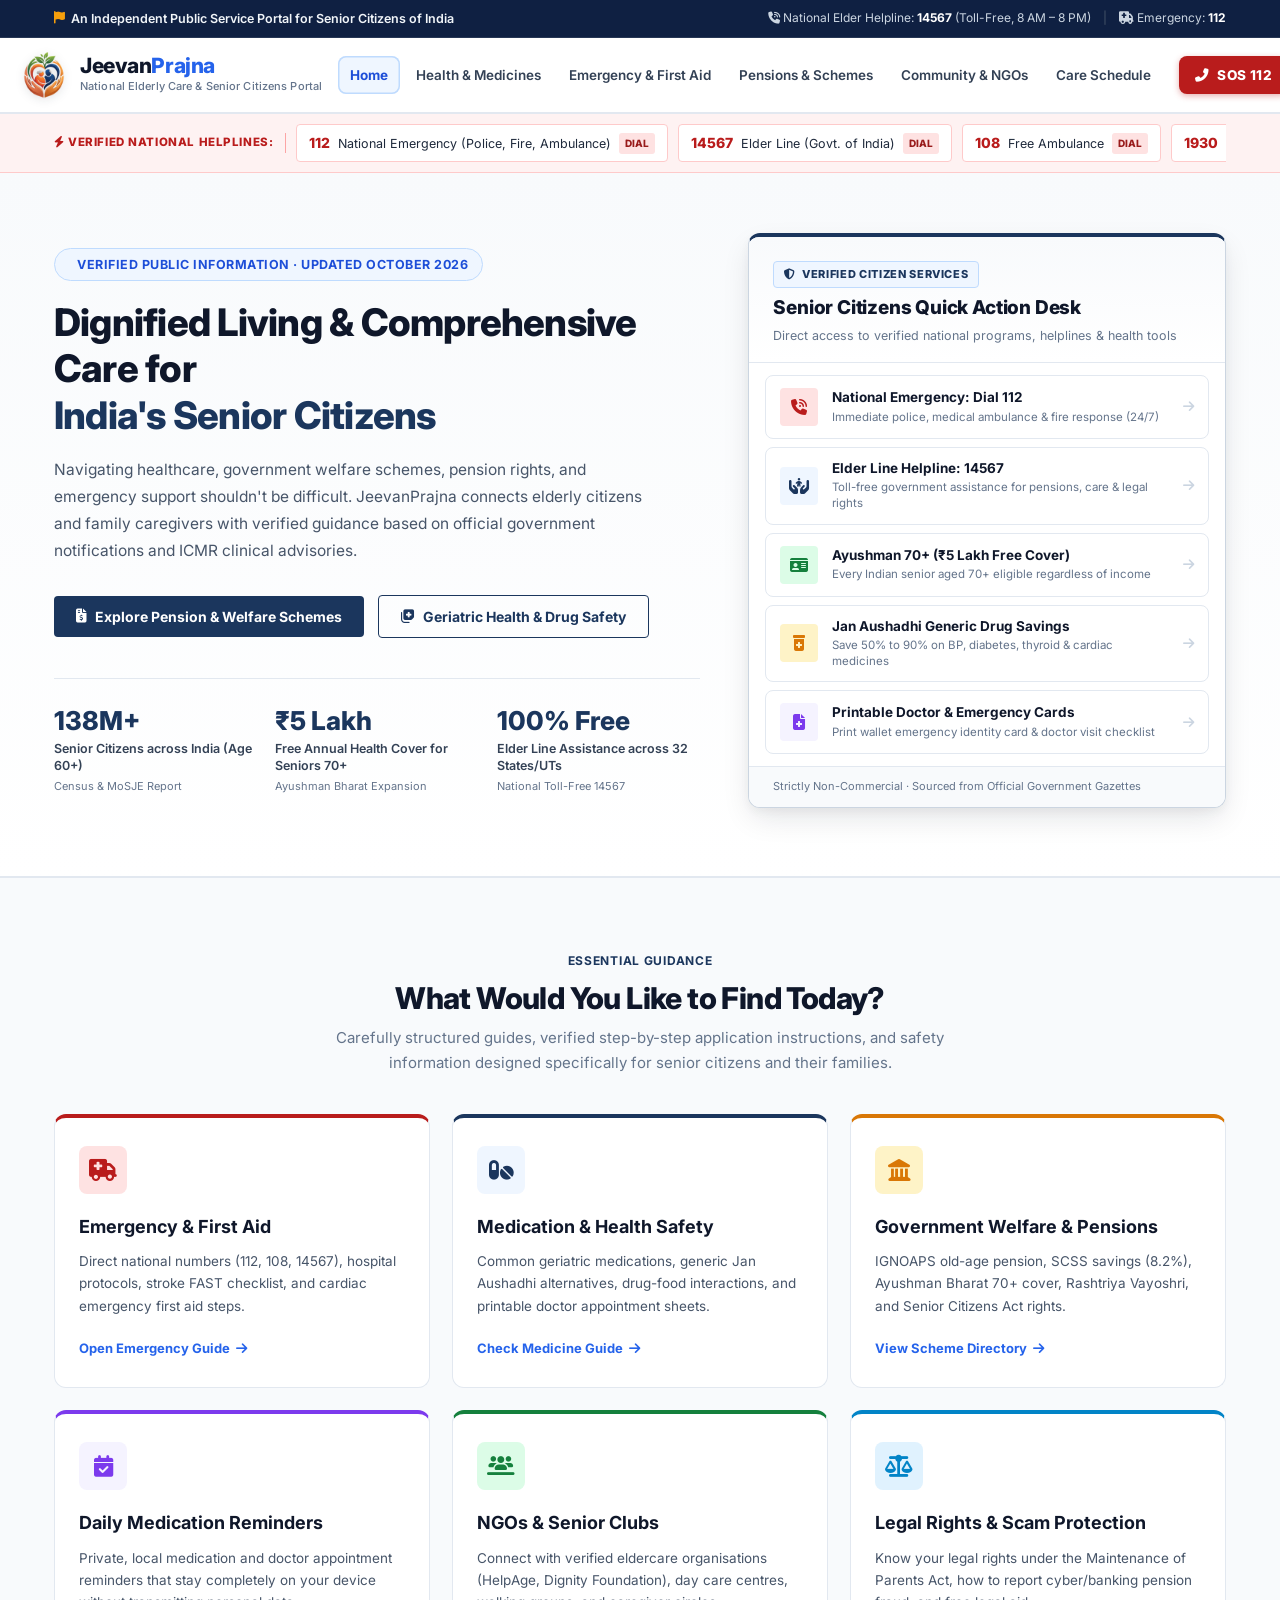
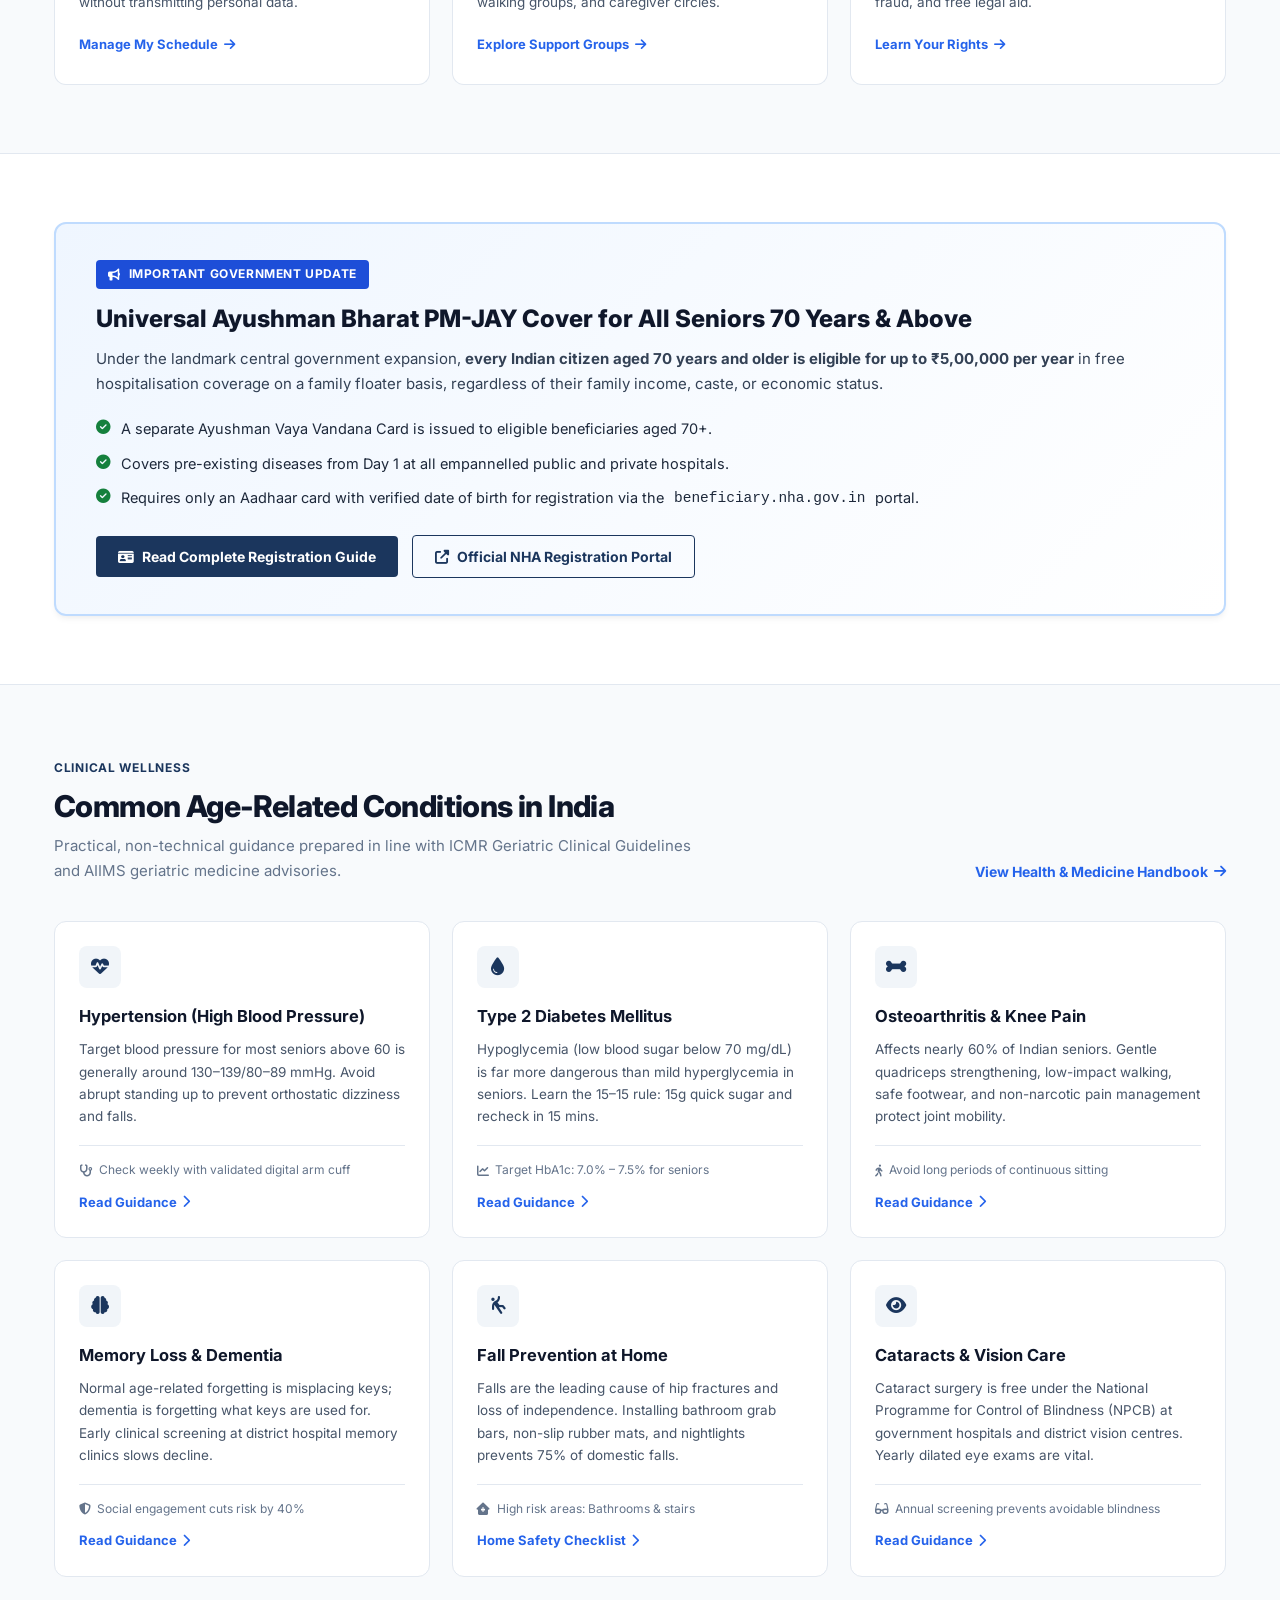
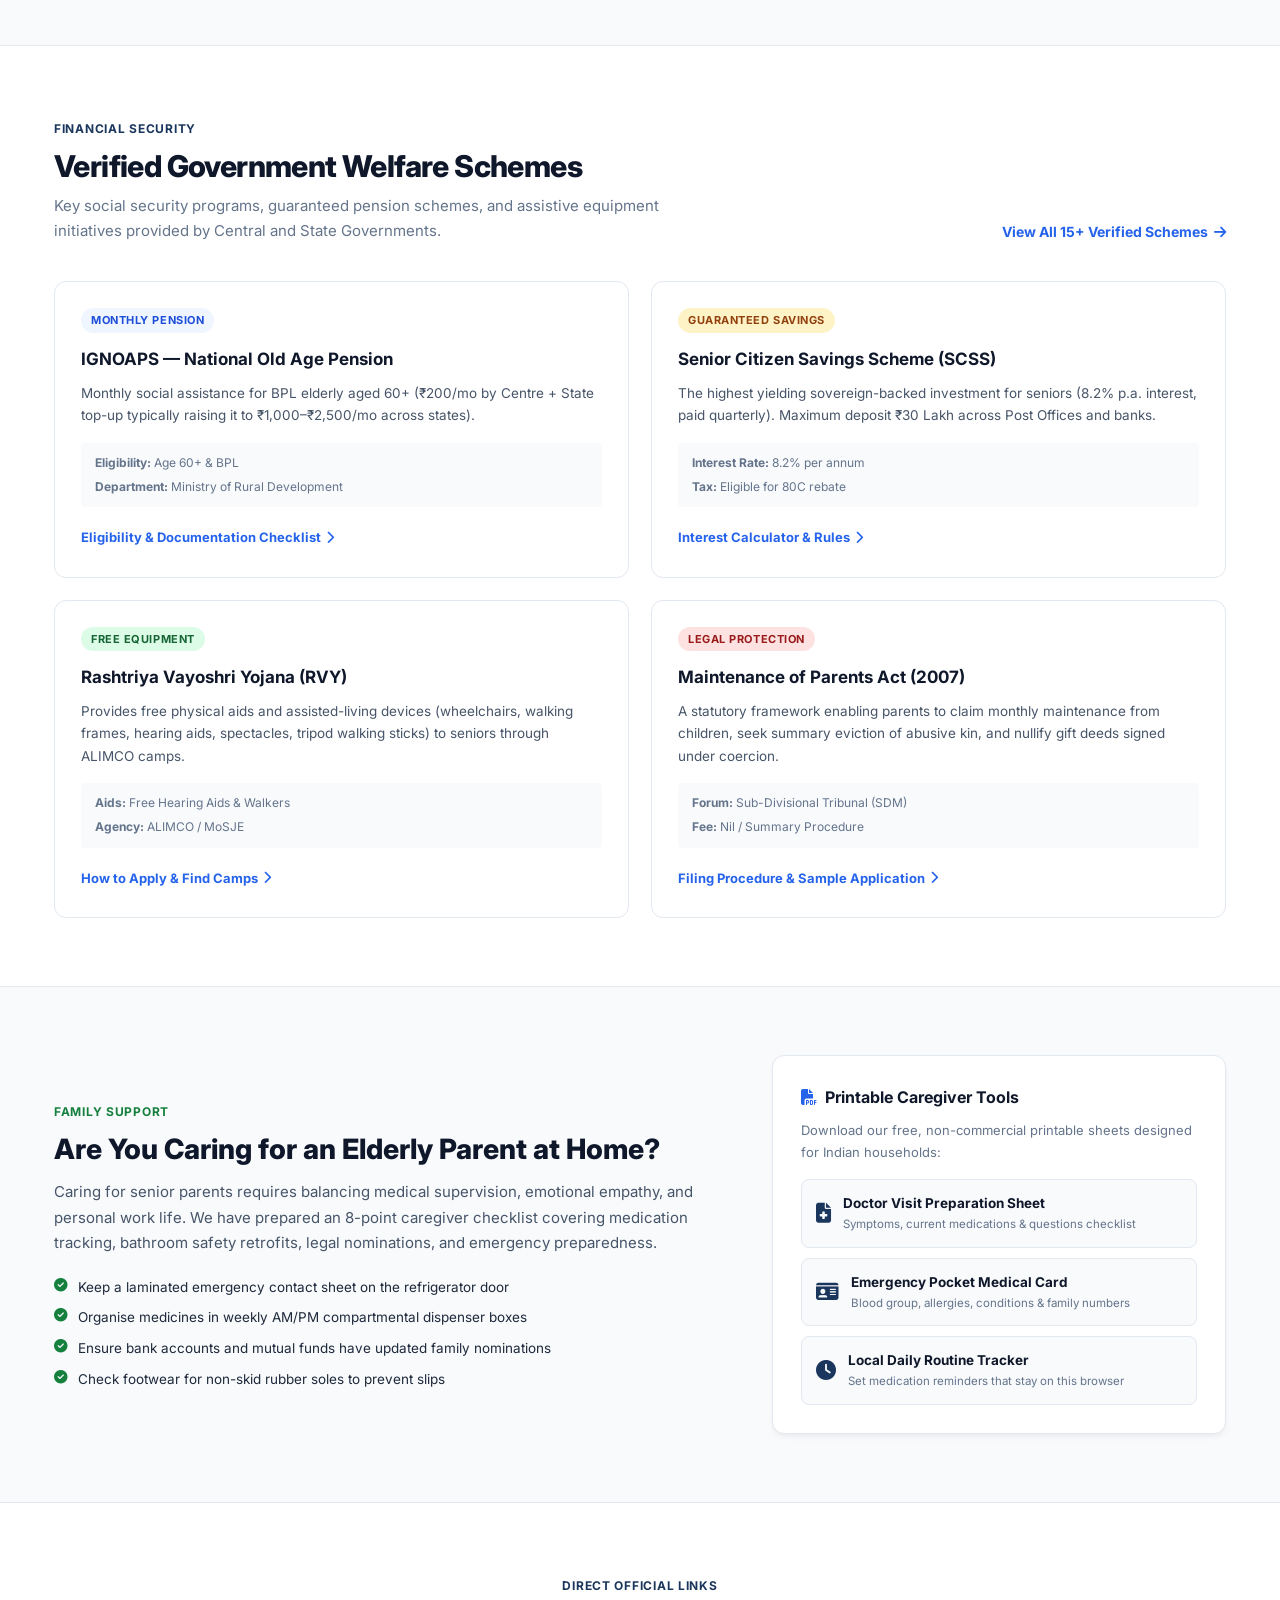
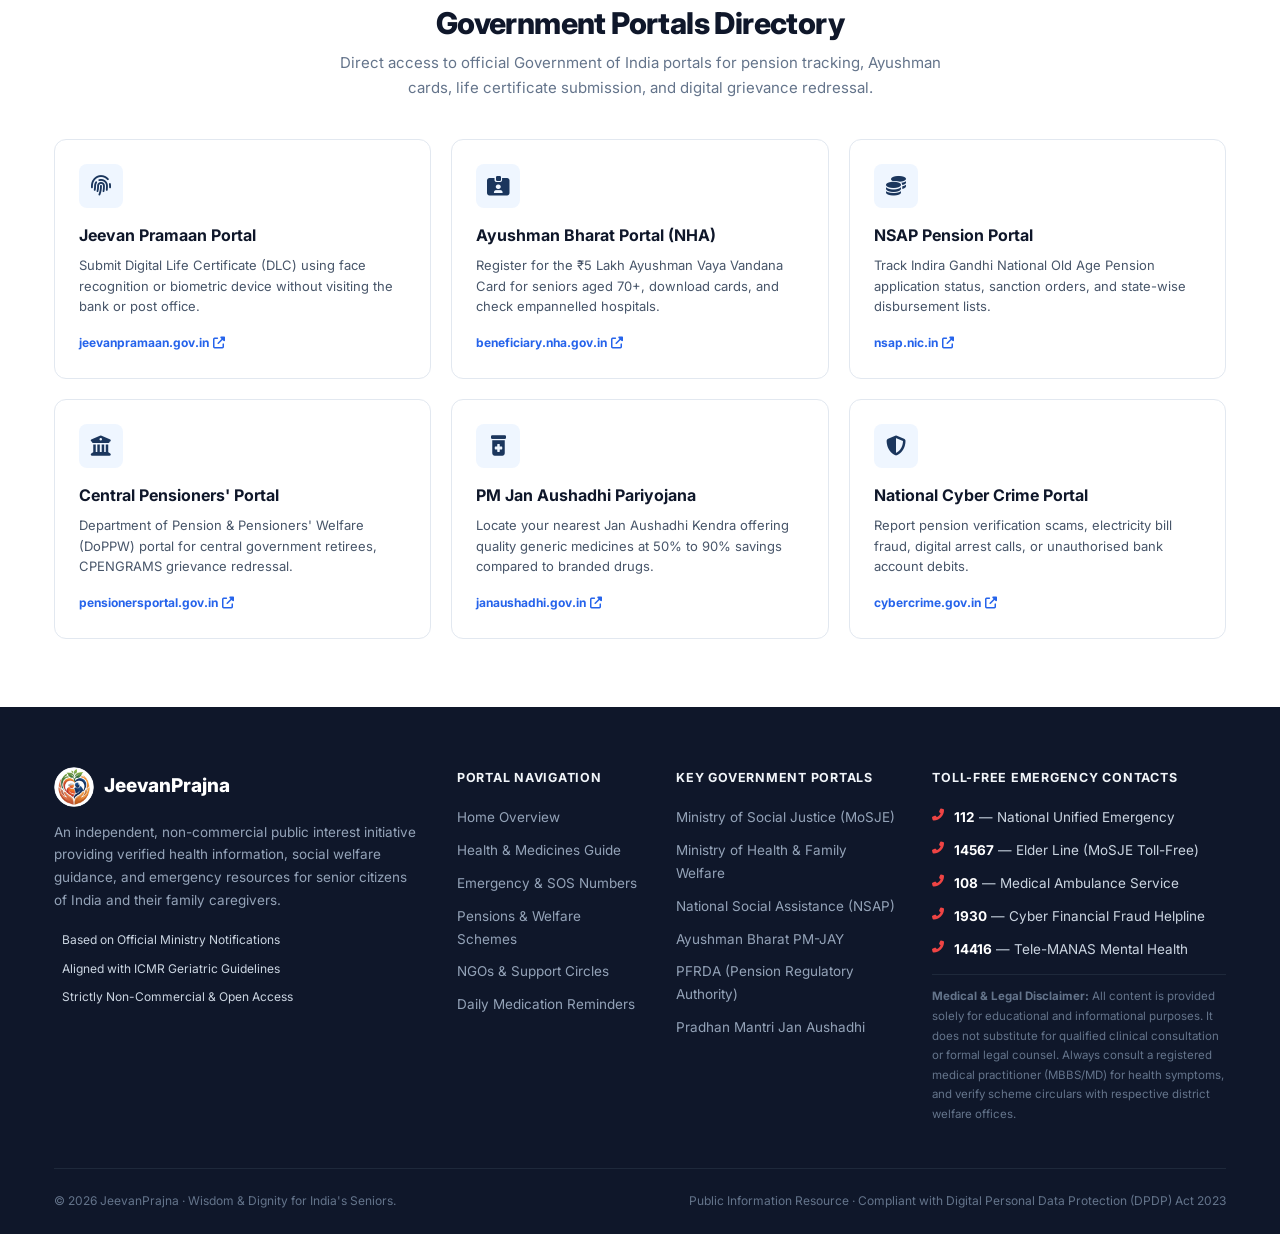
<file: index.html>
<!DOCTYPE html>
<html lang="en">
<head>
  <meta charset="UTF-8" />
  <meta name="viewport" content="width=device-width, initial-scale=1.0" />
  <meta name="description" content="JeevanPrajna — A non-profit public service initiative dedicated to wisdom, health, and dignity in elder life. Providing verified healthcare guidance, government pension schemes, emergency helplines, and social welfare support for Indian senior citizens." />
  <title>JeevanPrajna | Senior Citizen Welfare & Healthcare Portal</title>
  <link rel="icon" type="image/png" href="assets/favicon.png" />
  <link rel="preconnect" href="https://fonts.googleapis.com" />
  <link rel="preconnect" href="https://fonts.gstatic.com" crossorigin />
  <link href="https://fonts.googleapis.com/css2?family=Inter:wght@400;500;600;700;800&family=Merriweather:ital,wght@0,400;0,700;1,400&display=swap" rel="stylesheet" />
  <link rel="stylesheet" href="css/style.css" />
  <link rel="stylesheet" href="https://cdnjs.cloudflare.com/ajax/libs/font-awesome/6.5.0/css/all.min.css" />
</head>
<body>

  <!-- Top Institutional Bar -->
  <div class="institutional-bar">
    <div class="container">
      <div class="inst-inner">
        <div class="inst-left">
          <span class="inst-flag"><i class="fas fa-flag"></i> An Independent Public Service Portal for Senior Citizens of India</span>
        </div>
        <div class="inst-right">
          <span class="inst-contact"><i class="fas fa-phone-volume"></i> National Elder Helpline: <strong>14567</strong> (Toll-Free, 8 AM – 8 PM)</span>
          <span class="inst-divider">|</span>
          <span class="inst-contact"><i class="fas fa-ambulance"></i> Emergency: <strong>112</strong></span>
        </div>
      </div>
    </div>
  </div>

  <!-- Main Navigation Header -->
  <header class="navbar" id="navbar">
    <div class="container">
      <div class="nav-inner">
        <a href="index.html" class="brand" aria-label="JeevanPrajna Homepage">
          <img src="assets/logo.png" alt="JeevanPrajna Official Logo" class="brand-logo-img" width="48" height="48" />
          <div>
            <div class="brand-name">Jeevan<span>Prajna</span></div>
            <div class="brand-tagline">National Elderly Care & Senior Citizens Portal</div>
          </div>
        </a>

        <nav>
          <ul class="nav-links" id="navLinks">
            <li><a href="index.html" class="nav-link active">Home</a></li>
            <li><a href="health.html" class="nav-link">Health & Medicines</a></li>
            <li><a href="emergency.html" class="nav-link">Emergency & First Aid</a></li>
            <li><a href="welfare.html" class="nav-link">Pensions & Schemes</a></li>
            <li><a href="community.html" class="nav-link">Community & NGOs</a></li>
            <li><a href="reminders.html" class="nav-link">Care Schedule</a></li>
          </ul>
        </nav>

        <div class="nav-actions">
          <a href="emergency.html" class="btn-sos" id="sosBtnNav" title="Immediate Emergency Help">
            <i class="fas fa-phone-alt"></i> SOS 112
          </a>
          <button class="nav-toggle" id="navToggle" aria-label="Toggle navigation menu">
            <i class="fas fa-bars"></i>
          </button>
        </div>
      </div>
    </div>
  </header>

  <!-- Emergency Quick-Dial Ticker -->
  <div class="helplines-strip" role="region" aria-label="Emergency Helplines">
    <div class="container">
      <div class="helplines-scroll">
        <span class="hl-tag"><i class="fas fa-bolt"></i> Verified National Helplines:</span>
        <a href="tel:112" class="hl-chip" title="National Emergency Response System">
          <span class="hl-chip-num">112</span>
          <span>National Emergency (Police, Fire, Ambulance)</span>
          <span class="hl-chip-call">Dial</span>
        </a>
        <a href="tel:14567" class="hl-chip" title="Elder Line by Ministry of Social Justice">
          <span class="hl-chip-num">14567</span>
          <span>Elder Line (Govt. of India)</span>
          <span class="hl-chip-call">Dial</span>
        </a>
        <a href="tel:108" class="hl-chip" title="Medical Emergency Ambulance">
          <span class="hl-chip-num">108</span>
          <span>Free Ambulance</span>
          <span class="hl-chip-call">Dial</span>
        </a>
        <a href="tel:1930" class="hl-chip" title="Cyber Financial Fraud Helpline">
          <span class="hl-chip-num">1930</span>
          <span>Cyber Financial Fraud / Pension Scam</span>
          <span class="hl-chip-call">Dial</span>
        </a>
        <a href="tel:14416" class="hl-chip" title="Tele-MANAS Mental Health Helpline">
          <span class="hl-chip-num">14416</span>
          <span>Tele-MANAS (Mental Health)</span>
          <span class="hl-chip-call">Dial</span>
        </a>
      </div>
    </div>
  </div>

  <!-- Hero Section -->
  <section class="hero" id="hero">
    <div class="container">
      <div class="hero-inner">
        <div class="hero-content">
          <div class="hero-eyebrow">
            <i class="fas fa-check-shield"></i> Verified Public Information · Updated October 2026
          </div>
          <h1 class="hero-h1">
            Dignified Living & Comprehensive Care for <span>India's Senior Citizens</span>
          </h1>
          <p class="hero-desc">
            Navigating healthcare, government welfare schemes, pension rights, and emergency support shouldn't be difficult. JeevanPrajna connects elderly citizens and family caregivers with verified guidance based on official government notifications and ICMR clinical advisories.
          </p>

          <div class="hero-ctas">
            <a href="welfare.html" class="btn btn-primary">
              <i class="fas fa-file-invoice-dollar"></i> Explore Pension & Welfare Schemes
            </a>
            <a href="health.html" class="btn btn-outline">
              <i class="fas fa-notes-medical"></i> Geriatric Health & Drug Safety
            </a>
          </div>

          <!-- Verified Key Indicators -->
          <div class="hero-stats">
            <div class="stat-card">
              <span class="hero-stat-num">138M+</span>
              <span class="hero-stat-label">Senior Citizens across India (Age 60+)</span>
              <span class="stat-source">Census & MoSJE Report</span>
            </div>
            <div class="stat-card">
              <span class="hero-stat-num">₹5 Lakh</span>
              <span class="hero-stat-label">Free Annual Health Cover for Seniors 70+</span>
              <span class="stat-source">Ayushman Bharat Expansion</span>
            </div>
            <div class="stat-card">
              <span class="hero-stat-num">100% Free</span>
              <span class="hero-stat-label">Elder Line Assistance across 32 States/UTs</span>
              <span class="stat-source">National Toll-Free 14567</span>
            </div>
          </div>
        </div>

        <div class="hero-image-col">
          <div class="senior-desk-card">
            <div class="sdc-header">
              <div class="sdc-badge"><i class="fas fa-shield-halved"></i> Verified Citizen Services</div>
              <h2 class="sdc-title">Senior Citizens Quick Action Desk</h2>
              <p class="sdc-subtitle">Direct access to verified national programs, helplines & health tools</p>
            </div>

            <div class="sdc-items">
              <a href="emergency.html" class="sdc-item emergency">
                <div class="sdc-icon red"><i class="fas fa-phone-volume"></i></div>
                <div class="sdc-info">
                  <strong>National Emergency: Dial 112</strong>
                  <span>Immediate police, medical ambulance & fire response (24/7)</span>
                </div>
                <i class="fas fa-arrow-right sdc-arrow"></i>
              </a>

              <a href="tel:14567" class="sdc-item elderline">
                <div class="sdc-icon blue"><i class="fas fa-hands-holding-child"></i></div>
                <div class="sdc-info">
                  <strong>Elder Line Helpline: 14567</strong>
                  <span>Toll-free government assistance for pensions, care & legal rights</span>
                </div>
                <i class="fas fa-arrow-right sdc-arrow"></i>
              </a>

              <a href="welfare.html#pmjay" class="sdc-item ayushman">
                <div class="sdc-icon green"><i class="fas fa-id-card"></i></div>
                <div class="sdc-info">
                  <strong>Ayushman 70+ (₹5 Lakh Free Cover)</strong>
                  <span>Every Indian senior aged 70+ eligible regardless of income</span>
                </div>
                <i class="fas fa-arrow-right sdc-arrow"></i>
              </a>

              <a href="health.html#medicine-search" class="sdc-item medicines">
                <div class="sdc-icon amber"><i class="fas fa-prescription-bottle-medical"></i></div>
                <div class="sdc-info">
                  <strong>Jan Aushadhi Generic Drug Savings</strong>
                  <span>Save 50% to 90% on BP, diabetes, thyroid & cardiac medicines</span>
                </div>
                <i class="fas fa-arrow-right sdc-arrow"></i>
              </a>

              <a href="health.html#doctor-sheet" class="sdc-item printable">
                <div class="sdc-icon purple"><i class="fas fa-file-medical"></i></div>
                <div class="sdc-info">
                  <strong>Printable Doctor & Emergency Cards</strong>
                  <span>Print wallet emergency identity card & doctor visit checklist</span>
                </div>
                <i class="fas fa-arrow-right sdc-arrow"></i>
              </a>
            </div>

            <div class="sdc-footer">
              <div class="sdc-verified-tag">
                <i class="fas fa-shield-check"></i>
                <span>Strictly Non-Commercial · Sourced from Official Government Gazettes</span>
              </div>
            </div>
          </div>
        </div>
      </div>
    </div>
  </section>

  <!-- Core Services Matrix -->
  <section class="section section-gray" id="services">
    <div class="container">
      <div class="section-header center">
        <div class="section-tag">Essential Guidance</div>
        <h2 class="section-title">What Would You Like to Find Today?</h2>
        <p class="section-desc">Carefully structured guides, verified step-by-step application instructions, and safety information designed specifically for senior citizens and their families.</p>
      </div>

      <div class="services-grid">
        <!-- Emergency -->
        <a href="emergency.html" class="service-card red" id="svcEmergency">
          <div class="svc-icon red"><i class="fas fa-ambulance"></i></div>
          <div class="svc-title">Emergency & First Aid</div>
          <p class="svc-desc">Direct national numbers (112, 108, 14567), hospital protocols, stroke FAST checklist, and cardiac emergency first aid steps.</p>
          <span class="svc-action">Open Emergency Guide <i class="fas fa-arrow-right"></i></span>
        </a>

        <!-- Health & Medicines -->
        <a href="health.html" class="service-card blue" id="svcHealth">
          <div class="svc-icon blue"><i class="fas fa-pills"></i></div>
          <div class="svc-title">Medication & Health Safety</div>
          <p class="svc-desc">Common geriatric medications, generic Jan Aushadhi alternatives, drug-food interactions, and printable doctor appointment sheets.</p>
          <span class="svc-action">Check Medicine Guide <i class="fas fa-arrow-right"></i></span>
        </a>

        <!-- Welfare & Pensions -->
        <a href="welfare.html" class="service-card amber" id="svcWelfare">
          <div class="svc-icon amber"><i class="fas fa-landmark"></i></div>
          <div class="svc-title">Government Welfare & Pensions</div>
          <p class="svc-desc">IGNOAPS old-age pension, SCSS savings (8.2%), Ayushman Bharat 70+ cover, Rashtriya Vayoshri, and Senior Citizens Act rights.</p>
          <span class="svc-action">View Scheme Directory <i class="fas fa-arrow-right"></i></span>
        </a>

        <!-- Daily Routine -->
        <a href="reminders.html" class="service-card purple" id="svcReminders">
          <div class="svc-icon purple"><i class="fas fa-calendar-check"></i></div>
          <div class="svc-title">Daily Medication Reminders</div>
          <p class="svc-desc">Private, local medication and doctor appointment reminders that stay completely on your device without transmitting personal data.</p>
          <span class="svc-action">Manage My Schedule <i class="fas fa-arrow-right"></i></span>
        </a>

        <!-- Community & NGOs -->
        <a href="community.html" class="service-card green" id="svcCommunity">
          <div class="svc-icon green"><i class="fas fa-users-line"></i></div>
          <div class="svc-title">NGOs & Senior Clubs</div>
          <p class="svc-desc">Connect with verified eldercare organisations (HelpAge, Dignity Foundation), day care centres, walking groups, and caregiver circles.</p>
          <span class="svc-action">Explore Support Groups <i class="fas fa-arrow-right"></i></span>
        </a>

        <!-- Legal Rights & Security -->
        <a href="welfare.html#legal" class="service-card cyan" id="svcLegal">
          <div class="svc-icon cyan"><i class="fas fa-scale-balanced"></i></div>
          <div class="svc-title">Legal Rights & Scam Protection</div>
          <p class="svc-desc">Know your legal rights under the Maintenance of Parents Act, how to report cyber/banking pension fraud, and free legal aid.</p>
          <span class="svc-action">Learn Your Rights <i class="fas fa-arrow-right"></i></span>
        </a>
      </div>
    </div>
  </section>

  <!-- Major Policy Highlight: Ayushman Bharat 70+ -->
  <section class="section" id="policy-alert">
    <div class="container">
      <div class="policy-spotlight">
        <div class="policy-badge"><i class="fas fa-bullhorn"></i> Important Government Update</div>
        <div class="policy-content">
          <h3>Universal Ayushman Bharat PM-JAY Cover for All Seniors 70 Years & Above</h3>
          <p>
            Under the landmark central government expansion, <strong>every Indian citizen aged 70 years and older is eligible for up to ₹5,00,000 per year</strong> in free hospitalisation coverage on a family floater basis, regardless of their family income, caste, or economic status.
          </p>
          <ul class="policy-points">
            <li><i class="fas fa-check-circle"></i> A separate Ayushman Vaya Vandana Card is issued to eligible beneficiaries aged 70+.</li>
            <li><i class="fas fa-check-circle"></i> Covers pre-existing diseases from Day 1 at all empannelled public and private hospitals.</li>
            <li><i class="fas fa-check-circle"></i> Requires only an Aadhaar card with verified date of birth for registration via the <code>beneficiary.nha.gov.in</code> portal.</li>
          </ul>
          <div class="policy-action">
            <a href="welfare.html#pmjay" class="btn btn-primary"><i class="fas fa-id-card"></i> Read Complete Registration Guide</a>
            <a href="https://beneficiary.nha.gov.in" target="_blank" rel="noopener" class="btn btn-outline"><i class="fas fa-external-link-alt"></i> Official NHA Registration Portal</a>
          </div>
        </div>
      </div>
    </div>
  </section>

  <!-- Common Chronic Health Conditions & ICMR Guidance -->
  <section class="section section-gray" id="health-overview">
    <div class="container">
      <div class="section-header flex-between">
        <div>
          <div class="section-tag">Clinical Wellness</div>
          <h2 class="section-title">Common Age-Related Conditions in India</h2>
          <p class="section-desc">Practical, non-technical guidance prepared in line with ICMR Geriatric Clinical Guidelines and AIIMS geriatric medicine advisories.</p>
        </div>
        <a href="health.html" class="view-all">View Health & Medicine Handbook <i class="fas fa-arrow-right"></i></a>
      </div>

      <div class="conditions-grid">
        <div class="condition-card" id="cc1">
          <div class="cond-icon"><i class="fas fa-heart-pulse"></i></div>
          <div class="cond-name">Hypertension (High Blood Pressure)</div>
          <p class="cond-desc">Target blood pressure for most seniors above 60 is generally around 130–139/80–89 mmHg. Avoid abrupt standing up to prevent orthostatic dizziness and falls.</p>
          <div class="cond-footer">
            <span class="cond-note"><i class="fas fa-stethoscope"></i> Check weekly with validated digital arm cuff</span>
            <a href="health.html#hypertension" class="cond-link">Read Guidance <i class="fas fa-chevron-right"></i></a>
          </div>
        </div>

        <div class="condition-card" id="cc2">
          <div class="cond-icon"><i class="fas fa-droplet"></i></div>
          <div class="cond-name">Type 2 Diabetes Mellitus</div>
          <p class="cond-desc">Hypoglycemia (low blood sugar below 70 mg/dL) is far more dangerous than mild hyperglycemia in seniors. Learn the 15–15 rule: 15g quick sugar and recheck in 15 mins.</p>
          <div class="cond-footer">
            <span class="cond-note"><i class="fas fa-chart-line"></i> Target HbA1c: 7.0% – 7.5% for seniors</span>
            <a href="health.html#diabetes" class="cond-link">Read Guidance <i class="fas fa-chevron-right"></i></a>
          </div>
        </div>

        <div class="condition-card" id="cc3">
          <div class="cond-icon"><i class="fas fa-bone"></i></div>
          <div class="cond-name">Osteoarthritis & Knee Pain</div>
          <p class="cond-desc">Affects nearly 60% of Indian seniors. Gentle quadriceps strengthening, low-impact walking, safe footwear, and non-narcotic pain management protect joint mobility.</p>
          <div class="cond-footer">
            <span class="cond-note"><i class="fas fa-walking"></i> Avoid long periods of continuous sitting</span>
            <a href="health.html#arthritis" class="cond-link">Read Guidance <i class="fas fa-chevron-right"></i></a>
          </div>
        </div>

        <div class="condition-card" id="cc4">
          <div class="cond-icon"><i class="fas fa-brain"></i></div>
          <div class="cond-name">Memory Loss & Dementia</div>
          <p class="cond-desc">Normal age-related forgetting is misplacing keys; dementia is forgetting what keys are used for. Early clinical screening at district hospital memory clinics slows decline.</p>
          <div class="cond-footer">
            <span class="cond-note"><i class="fas fa-shield-halved"></i> Social engagement cuts risk by 40%</span>
            <a href="health.html#dementia" class="cond-link">Read Guidance <i class="fas fa-chevron-right"></i></a>
          </div>
        </div>

        <div class="condition-card" id="cc5">
          <div class="cond-icon"><i class="fas fa-person-falling"></i></div>
          <div class="cond-name">Fall Prevention at Home</div>
          <p class="cond-desc">Falls are the leading cause of hip fractures and loss of independence. Installing bathroom grab bars, non-slip rubber mats, and nightlights prevents 75% of domestic falls.</p>
          <div class="cond-footer">
            <span class="cond-note"><i class="fas fa-house-medical"></i> High risk areas: Bathrooms & stairs</span>
            <a href="health.html#fall-prevention" class="cond-link">Home Safety Checklist <i class="fas fa-chevron-right"></i></a>
          </div>
        </div>

        <div class="condition-card" id="cc6">
          <div class="cond-icon"><i class="fas fa-eye"></i></div>
          <div class="cond-name">Cataracts & Vision Care</div>
          <p class="cond-desc">Cataract surgery is free under the National Programme for Control of Blindness (NPCB) at government hospitals and district vision centres. Yearly dilated eye exams are vital.</p>
          <div class="cond-footer">
            <span class="cond-note"><i class="fas fa-glasses"></i> Annual screening prevents avoidable blindness</span>
            <a href="health.html#vision" class="cond-link">Read Guidance <i class="fas fa-chevron-right"></i></a>
          </div>
        </div>
      </div>
    </div>
  </section>

  <!-- Key Pension & Welfare Directory Preview -->
  <section class="section" id="schemes-preview">
    <div class="container">
      <div class="section-header flex-between">
        <div>
          <div class="section-tag">Financial Security</div>
          <h2 class="section-title">Verified Government Welfare Schemes</h2>
          <p class="section-desc">Key social security programs, guaranteed pension schemes, and assistive equipment initiatives provided by Central and State Governments.</p>
        </div>
        <a href="welfare.html" class="view-all">View All 15+ Verified Schemes <i class="fas fa-arrow-right"></i></a>
      </div>

      <div class="schemes-grid">
        <div class="scheme-card" id="sc1">
          <div class="scheme-type-pill">Monthly Pension</div>
          <div class="scheme-info">
            <div class="scheme-name">IGNOAPS — National Old Age Pension</div>
            <p class="scheme-desc">Monthly social assistance for BPL elderly aged 60+ (₹200/mo by Centre + State top-up typically raising it to ₹1,000–₹2,500/mo across states).</p>
            <div class="scheme-meta-row">
              <span><strong>Eligibility:</strong> Age 60+ & BPL</span>
              <span><strong>Department:</strong> Ministry of Rural Development</span>
            </div>
            <a href="welfare.html#ignoaps" class="scheme-link">Eligibility & Documentation Checklist <i class="fas fa-chevron-right"></i></a>
          </div>
        </div>

        <div class="scheme-card" id="sc2">
          <div class="scheme-type-pill savings">Guaranteed Savings</div>
          <div class="scheme-info">
            <div class="scheme-name">Senior Citizen Savings Scheme (SCSS)</div>
            <p class="scheme-desc">The highest yielding sovereign-backed investment for seniors (8.2% p.a. interest, paid quarterly). Maximum deposit ₹30 Lakh across Post Offices and banks.</p>
            <div class="scheme-meta-row">
              <span><strong>Interest Rate:</strong> 8.2% per annum</span>
              <span><strong>Tax:</strong> Eligible for 80C rebate</span>
            </div>
            <a href="welfare.html#scss" class="scheme-link">Interest Calculator & Rules <i class="fas fa-chevron-right"></i></a>
          </div>
        </div>

        <div class="scheme-card" id="sc3">
          <div class="scheme-type-pill health">Free Equipment</div>
          <div class="scheme-info">
            <div class="scheme-name">Rashtriya Vayoshri Yojana (RVY)</div>
            <p class="scheme-desc">Provides free physical aids and assisted-living devices (wheelchairs, walking frames, hearing aids, spectacles, tripod walking sticks) to seniors through ALIMCO camps.</p>
            <div class="scheme-meta-row">
              <span><strong>Aids:</strong> Free Hearing Aids & Walkers</span>
              <span><strong>Agency:</strong> ALIMCO / MoSJE</span>
            </div>
            <a href="welfare.html#rvy" class="scheme-link">How to Apply & Find Camps <i class="fas fa-chevron-right"></i></a>
          </div>
        </div>

        <div class="scheme-card" id="sc4">
          <div class="scheme-type-pill legal">Legal Protection</div>
          <div class="scheme-info">
            <div class="scheme-name">Maintenance of Parents Act (2007)</div>
            <p class="scheme-desc">A statutory framework enabling parents to claim monthly maintenance from children, seek summary eviction of abusive kin, and nullify gift deeds signed under coercion.</p>
            <div class="scheme-meta-row">
              <span><strong>Forum:</strong> Sub-Divisional Tribunal (SDM)</span>
              <span><strong>Fee:</strong> Nil / Summary Procedure</span>
            </div>
            <a href="welfare.html#legal" class="scheme-link">Filing Procedure & Sample Application <i class="fas fa-chevron-right"></i></a>
          </div>
        </div>
      </div>
    </div>
  </section>

  <!-- Caregiver & Family Checklist -->
  <section class="section section-gray" id="caregiver-guide">
    <div class="container">
      <div class="caregiver-banner">
        <div class="caregiver-text">
          <div class="section-tag green">Family Support</div>
          <h2>Are You Caring for an Elderly Parent at Home?</h2>
          <p>
            Caring for senior parents requires balancing medical supervision, emotional empathy, and personal work life. We have prepared an 8-point caregiver checklist covering medication tracking, bathroom safety retrofits, legal nominations, and emergency preparedness.
          </p>
          <div class="caregiver-points">
            <div class="cg-point"><i class="fas fa-check-circle"></i> Keep a laminated emergency contact sheet on the refrigerator door</div>
            <div class="cg-point"><i class="fas fa-check-circle"></i> Organise medicines in weekly AM/PM compartmental dispenser boxes</div>
            <div class="cg-point"><i class="fas fa-check-circle"></i> Ensure bank accounts and mutual funds have updated family nominations</div>
            <div class="cg-point"><i class="fas fa-check-circle"></i> Check footwear for non-skid rubber soles to prevent slips</div>
          </div>
        </div>
        <div class="caregiver-card">
          <div class="cg-card-title"><i class="fas fa-file-pdf"></i> Printable Caregiver Tools</div>
          <p>Download our free, non-commercial printable sheets designed for Indian households:</p>
          <div class="cg-downloads">
            <a href="health.html#doctor-sheet" class="cg-download-item">
              <i class="fas fa-file-medical"></i>
              <div>
                <strong>Doctor Visit Preparation Sheet</strong>
                <span>Symptoms, current medications & questions checklist</span>
              </div>
            </a>
            <a href="emergency.html#medical-card" class="cg-download-item">
              <i class="fas fa-id-card"></i>
              <div>
                <strong>Emergency Pocket Medical Card</strong>
                <span>Blood group, allergies, conditions & family numbers</span>
              </div>
            </a>
            <a href="reminders.html" class="cg-download-item">
              <i class="fas fa-clock"></i>
              <div>
                <strong>Local Daily Routine Tracker</strong>
                <span>Set medication reminders that stay on this browser</span>
              </div>
            </a>
          </div>
        </div>
      </div>
    </div>
  </section>

  <!-- Official Government & Institutional Portals Directory -->
  <section class="section" id="official-directory">
    <div class="container">
      <div class="section-header center">
        <div class="section-tag">Direct Official Links</div>
        <h2 class="section-title">Government Portals Directory</h2>
        <p class="section-desc">Direct access to official Government of India portals for pension tracking, Ayushman cards, life certificate submission, and digital grievance redressal.</p>
      </div>

      <div class="portal-grid">
        <a href="https://jeevanpramaan.gov.in" target="_blank" rel="noopener" class="portal-card">
          <div class="portal-icon"><i class="fas fa-fingerprint"></i></div>
          <div class="portal-name">Jeevan Pramaan Portal</div>
          <p class="portal-desc">Submit Digital Life Certificate (DLC) using face recognition or biometric device without visiting the bank or post office.</p>
          <span class="portal-link">jeevanpramaan.gov.in <i class="fas fa-external-link-alt"></i></span>
        </a>

        <a href="https://beneficiary.nha.gov.in" target="_blank" rel="noopener" class="portal-card">
          <div class="portal-icon"><i class="fas fa-id-card-clip"></i></div>
          <div class="portal-name">Ayushman Bharat Portal (NHA)</div>
          <p class="portal-desc">Register for the ₹5 Lakh Ayushman Vaya Vandana Card for seniors aged 70+, download cards, and check empannelled hospitals.</p>
          <span class="portal-link">beneficiary.nha.gov.in <i class="fas fa-external-link-alt"></i></span>
        </a>

        <a href="https://nsap.nic.in" target="_blank" rel="noopener" class="portal-card">
          <div class="portal-icon"><i class="fas fa-coins"></i></div>
          <div class="portal-name">NSAP Pension Portal</div>
          <p class="portal-desc">Track Indira Gandhi National Old Age Pension application status, sanction orders, and state-wise disbursement lists.</p>
          <span class="portal-link">nsap.nic.in <i class="fas fa-external-link-alt"></i></span>
        </a>

        <a href="https://pensionersportal.gov.in" target="_blank" rel="noopener" class="portal-card">
          <div class="portal-icon"><i class="fas fa-building-columns"></i></div>
          <div class="portal-name">Central Pensioners' Portal</div>
          <p class="portal-desc">Department of Pension & Pensioners' Welfare (DoPPW) portal for central government retirees, CPENGRAMS grievance redressal.</p>
          <span class="portal-link">pensionersportal.gov.in <i class="fas fa-external-link-alt"></i></span>
        </a>

        <a href="https://janaushadhi.gov.in" target="_blank" rel="noopener" class="portal-card">
          <div class="portal-icon"><i class="fas fa-prescription-bottle-medical"></i></div>
          <div class="portal-name">PM Jan Aushadhi Pariyojana</div>
          <p class="portal-desc">Locate your nearest Jan Aushadhi Kendra offering quality generic medicines at 50% to 90% savings compared to branded drugs.</p>
          <span class="portal-link">janaushadhi.gov.in <i class="fas fa-external-link-alt"></i></span>
        </a>

        <a href="https://cybercrime.gov.in" target="_blank" rel="noopener" class="portal-card">
          <div class="portal-icon"><i class="fas fa-shield-halved"></i></div>
          <div class="portal-name">National Cyber Crime Portal</div>
          <p class="portal-desc">Report pension verification scams, electricity bill fraud, digital arrest calls, or unauthorised bank account debits.</p>
          <span class="portal-link">cybercrime.gov.in <i class="fas fa-external-link-alt"></i></span>
        </a>
      </div>
    </div>
  </section>

  <!-- Footer -->
  <footer class="footer" id="footer">
    <div class="container">
      <div class="footer-grid">
        <div>
          <div class="footer-brand-logo">
            <img src="assets/logo-footer.png" alt="JeevanPrajna Official Logo" class="footer-logo-img" width="40" height="40" />
            <span>JeevanPrajna</span>
          </div>
          <p class="footer-brand-desc">
            An independent, non-commercial public interest initiative providing verified health information, social welfare guidance, and emergency resources for senior citizens of India and their family caregivers.
          </p>
          <div class="footer-certs">
            <span class="footer-cert"><i class="fas fa-shield-check"></i> Based on Official Ministry Notifications</span>
            <span class="footer-cert"><i class="fas fa-shield-check"></i> Aligned with ICMR Geriatric Guidelines</span>
            <span class="footer-cert"><i class="fas fa-shield-check"></i> Strictly Non-Commercial & Open Access</span>
          </div>
        </div>

        <div>
          <div class="footer-col-title">Portal Navigation</div>
          <ul class="footer-links-list">
            <li><a href="index.html">Home Overview</a></li>
            <li><a href="health.html">Health & Medicines Guide</a></li>
            <li><a href="emergency.html">Emergency & SOS Numbers</a></li>
            <li><a href="welfare.html">Pensions & Welfare Schemes</a></li>
            <li><a href="community.html">NGOs & Support Circles</a></li>
            <li><a href="reminders.html">Daily Medication Reminders</a></li>
          </ul>
        </div>

        <div>
          <div class="footer-col-title">Key Government Portals</div>
          <ul class="footer-links-list">
            <li><a href="https://socialjustice.gov.in" target="_blank" rel="noopener">Ministry of Social Justice (MoSJE)</a></li>
            <li><a href="https://mohfw.gov.in" target="_blank" rel="noopener">Ministry of Health & Family Welfare</a></li>
            <li><a href="https://nsap.nic.in" target="_blank" rel="noopener">National Social Assistance (NSAP)</a></li>
            <li><a href="https://beneficiary.nha.gov.in" target="_blank" rel="noopener">Ayushman Bharat PM-JAY</a></li>
            <li><a href="https://pfrda.org.in" target="_blank" rel="noopener">PFRDA (Pension Regulatory Authority)</a></li>
            <li><a href="https://janaushadhi.gov.in" target="_blank" rel="noopener">Pradhan Mantri Jan Aushadhi</a></li>
          </ul>
        </div>

        <div>
          <div class="footer-col-title">Toll-Free Emergency Contacts</div>
          <div class="footer-contact-item"><i class="fas fa-phone-alt"></i> <span><strong>112</strong> — National Unified Emergency</span></div>
          <div class="footer-contact-item"><i class="fas fa-phone-alt"></i> <span><strong>14567</strong> — Elder Line (MoSJE Toll-Free)</span></div>
          <div class="footer-contact-item"><i class="fas fa-phone-alt"></i> <span><strong>108</strong> — Medical Ambulance Service</span></div>
          <div class="footer-contact-item"><i class="fas fa-phone-alt"></i> <span><strong>1930</strong> — Cyber Financial Fraud Helpline</span></div>
          <div class="footer-contact-item"><i class="fas fa-phone-alt"></i> <span><strong>14416</strong> — Tele-MANAS Mental Health</span></div>
          <p class="footer-legal">
            <strong>Medical & Legal Disclaimer:</strong> All content is provided solely for educational and informational purposes. It does not substitute for qualified clinical consultation or formal legal counsel. Always consult a registered medical practitioner (MBBS/MD) for health symptoms, and verify scheme circulars with respective district welfare offices.
          </p>
        </div>
      </div>

      <div class="footer-bottom">
        <span>© 2026 JeevanPrajna · Wisdom & Dignity for India's Seniors.</span>
        <span>Public Information Resource · Compliant with Digital Personal Data Protection (DPDP) Act 2023</span>
      </div>
    </div>
  </footer>

  <script src="js/main.js"></script>
</body>
</html>
</file>
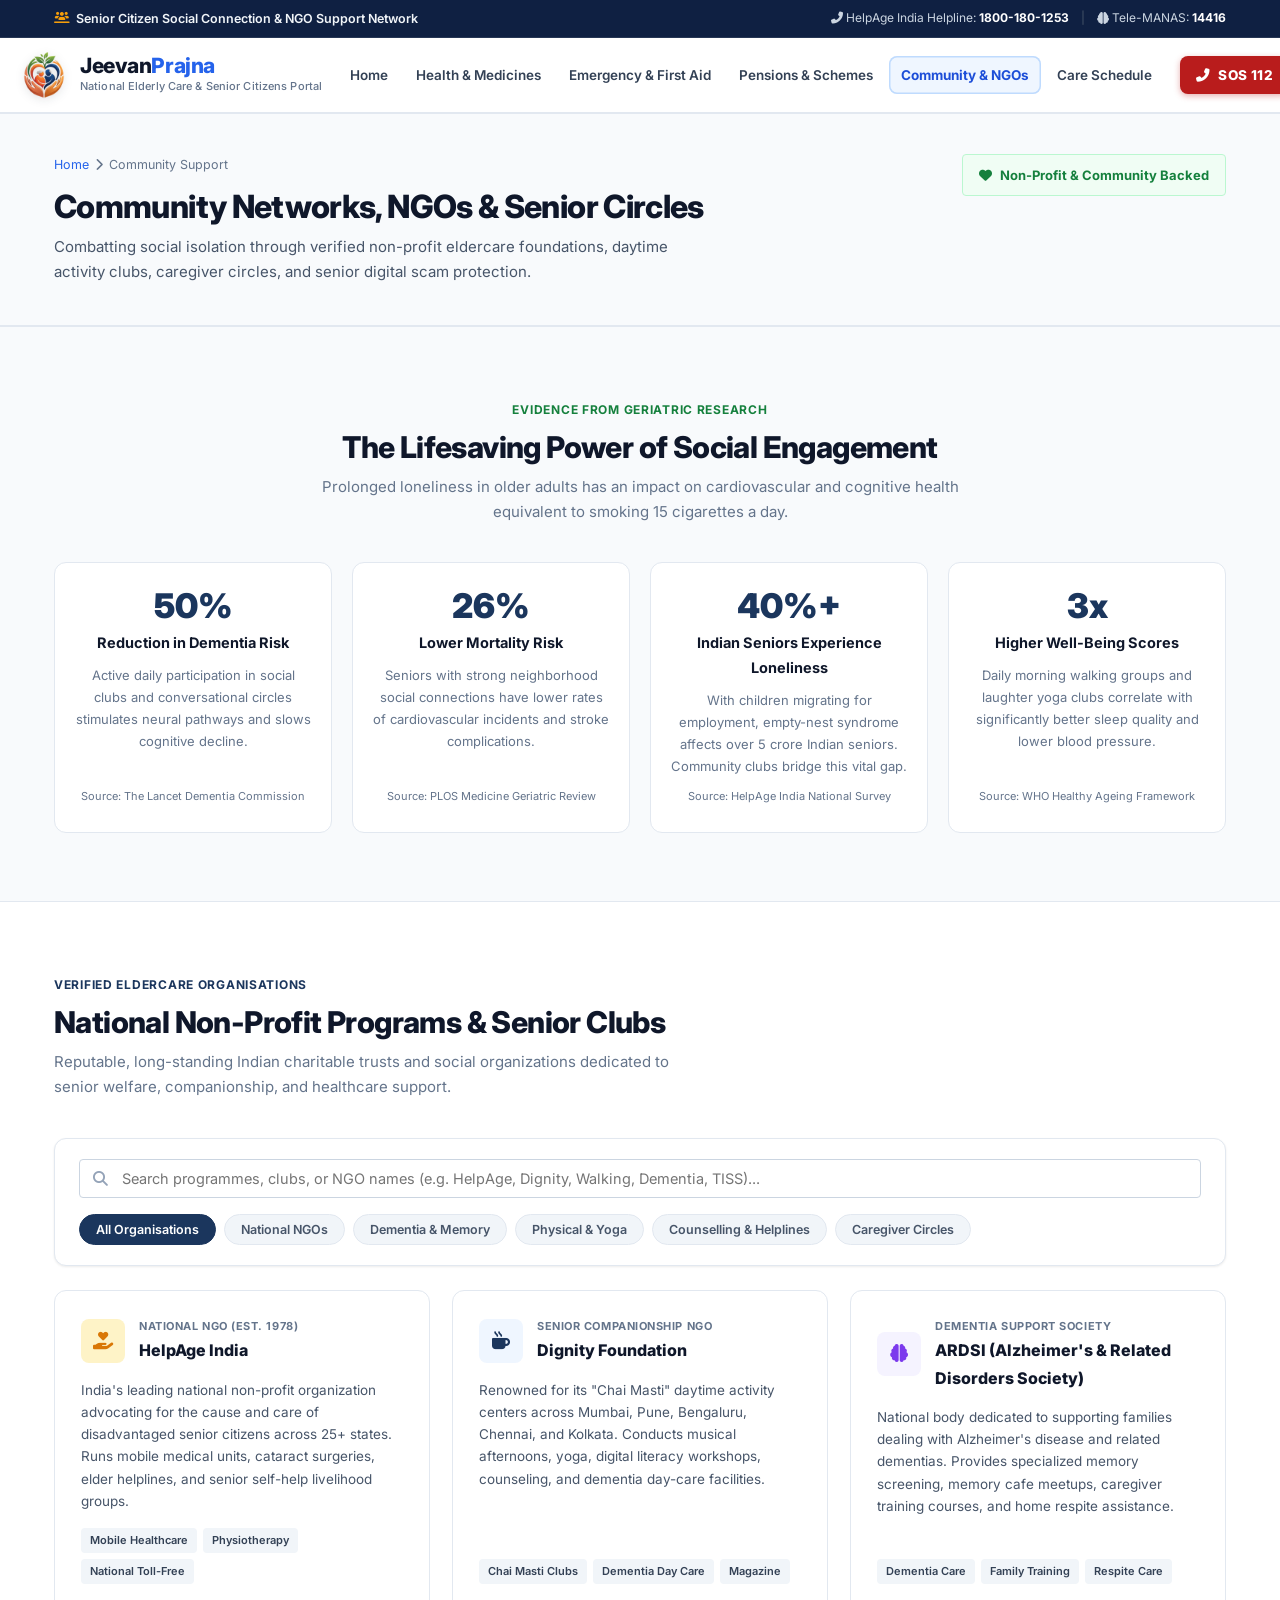
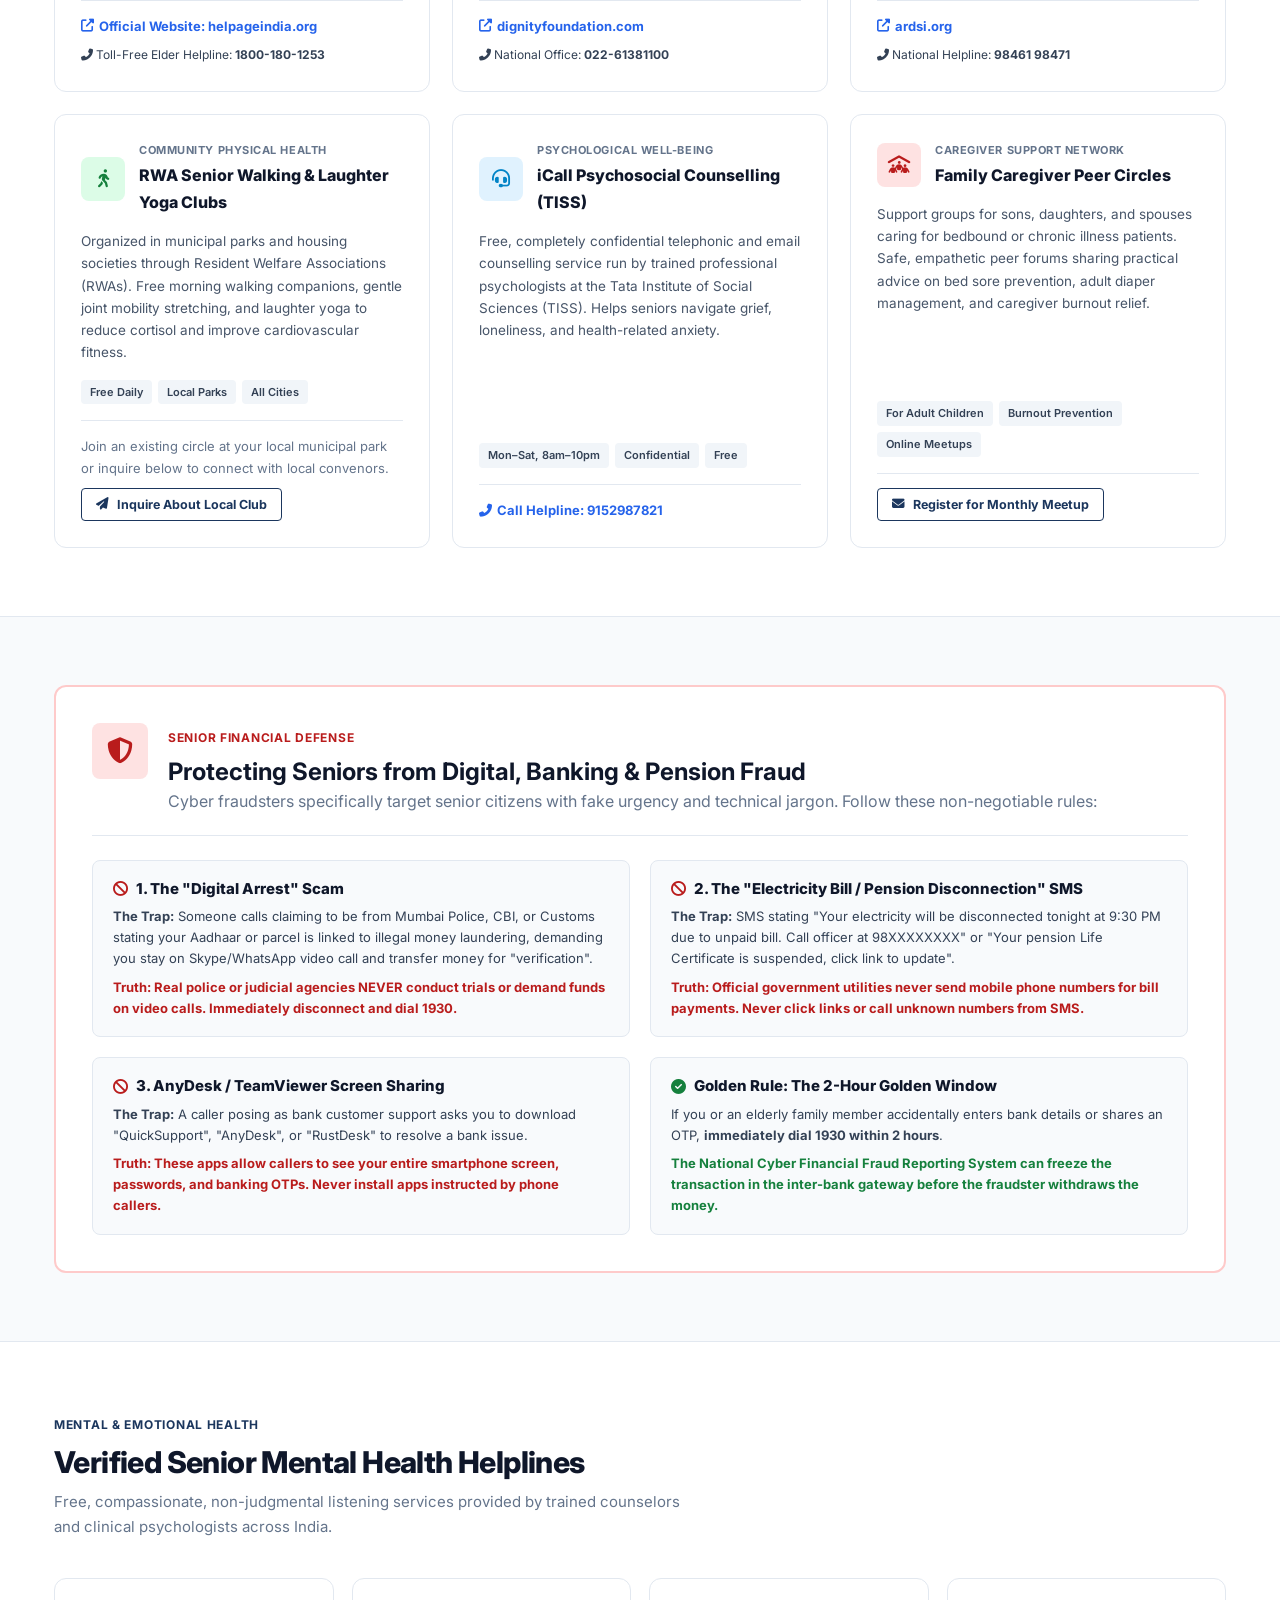
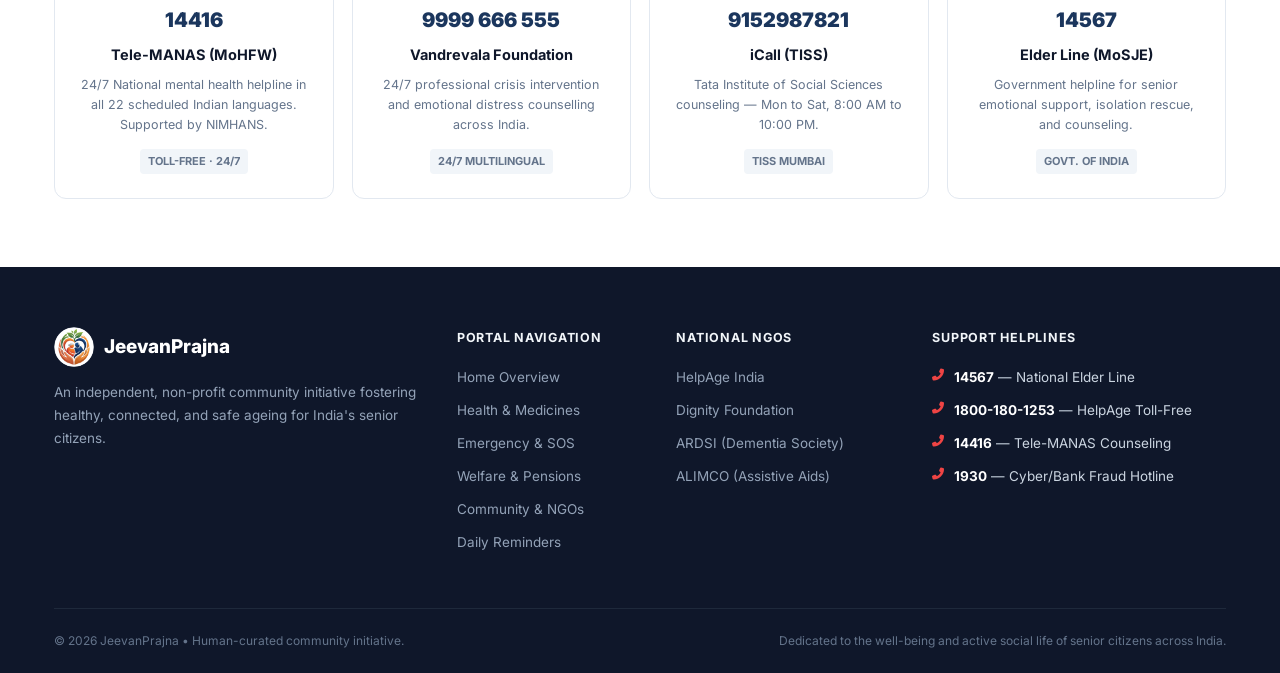
<file: community.html>
<!DOCTYPE html>
<html lang="en">
<head>
  <meta charset="UTF-8" />
  <meta name="viewport" content="width=device-width, initial-scale=1.0" />
  <meta name="description" content="JeevanPrajna Senior Community & NGO Network — Connect with HelpAge India, Dignity Foundation, ARDSI dementia support, RWA clubs, senior cyber safety guides, and mental wellness helplines." />
  <title>Community, NGOs & Senior Clubs | JeevanPrajna</title>
  <link rel="icon" type="image/png" href="assets/favicon.png" />
  <link rel="preconnect" href="https://fonts.googleapis.com" />
  <link rel="preconnect" href="https://fonts.gstatic.com" crossorigin />
  <link href="https://fonts.googleapis.com/css2?family=Inter:wght@400;500;600;700;800&family=Merriweather:ital,wght@0,400;0,700;1,400&display=swap" rel="stylesheet" />
  <link rel="stylesheet" href="css/style.css" />
  <link rel="stylesheet" href="css/community.css" />
  <link rel="stylesheet" href="https://cdnjs.cloudflare.com/ajax/libs/font-awesome/6.5.0/css/all.min.css" />
</head>
<body>

  <!-- Top Institutional Bar -->
  <div class="institutional-bar">
    <div class="container">
      <div class="inst-inner">
        <div class="inst-left">
          <span class="inst-flag"><i class="fas fa-users-line"></i> Senior Citizen Social Connection & NGO Support Network</span>
        </div>
        <div class="inst-right">
          <span class="inst-contact"><i class="fas fa-phone-alt"></i> HelpAge India Helpline: <strong>1800-180-1253</strong></span>
          <span class="inst-divider">|</span>
          <span class="inst-contact"><i class="fas fa-brain"></i> Tele-MANAS: <strong>14416</strong></span>
        </div>
      </div>
    </div>
  </div>

  <!-- Header / Navbar -->
  <header class="navbar" id="navbar">
    <div class="container">
      <div class="nav-inner">
        <a href="index.html" class="brand">
          <img src="assets/logo.png" alt="JeevanPrajna Official Logo" class="brand-logo-img" width="48" height="48" />
          <div>
            <div class="brand-name">Jeevan<span>Prajna</span></div>
            <div class="brand-tagline">National Elderly Care & Senior Citizens Portal</div>
          </div>
        </a>

        <nav>
          <ul class="nav-links" id="navLinks">
            <li><a href="index.html" class="nav-link">Home</a></li>
            <li><a href="health.html" class="nav-link">Health & Medicines</a></li>
            <li><a href="emergency.html" class="nav-link">Emergency & First Aid</a></li>
            <li><a href="welfare.html" class="nav-link">Pensions & Schemes</a></li>
            <li><a href="community.html" class="nav-link active">Community & NGOs</a></li>
            <li><a href="reminders.html" class="nav-link">Care Schedule</a></li>
          </ul>
        </nav>

        <div class="nav-actions">
          <a href="emergency.html" class="btn-sos" id="sosBtnNav"><i class="fas fa-phone-alt"></i> SOS 112</a>
          <button class="nav-toggle" id="navToggle" aria-label="Toggle navigation"><i class="fas fa-bars"></i></button>
        </div>
      </div>
    </div>
  </header>

  <!-- Page Header -->
  <div class="page-header">
    <div class="container">
      <div class="page-header-inner">
        <div>
          <div class="breadcrumb"><a href="index.html">Home</a> <i class="fas fa-chevron-right"></i> Community Support</div>
          <h1 class="page-title">Community Networks, NGOs & Senior Circles</h1>
          <p class="page-desc">Combatting social isolation through verified non-profit eldercare foundations, daytime activity clubs, caregiver circles, and senior digital scam protection.</p>
        </div>
        <div class="page-header-badge">
          <i class="fas fa-heart"></i> Non-Profit & Community Backed
        </div>
      </div>
    </div>
  </div>

  <!-- Why Social Connection Matters (Scientific Evidence) -->
  <section class="section section-gray" id="why-social">
    <div class="container">
      <div class="section-header center">
        <div class="section-tag green">Evidence from Geriatric Research</div>
        <h2 class="section-title">The Lifesaving Power of Social Engagement</h2>
        <p class="section-desc">Prolonged loneliness in older adults has an impact on cardiovascular and cognitive health equivalent to smoking 15 cigarettes a day.</p>
      </div>

      <div class="stats-row">
        <div class="community-stat-card">
          <div class="csc-num">50%</div>
          <div class="csc-label">Reduction in Dementia Risk</div>
          <p class="text-small text-muted">Active daily participation in social clubs and conversational circles stimulates neural pathways and slows cognitive decline.</p>
          <div class="csc-source">Source: The Lancet Dementia Commission</div>
        </div>

        <div class="community-stat-card">
          <div class="csc-num">26%</div>
          <div class="csc-label">Lower Mortality Risk</div>
          <p class="text-small text-muted">Seniors with strong neighborhood social connections have lower rates of cardiovascular incidents and stroke complications.</p>
          <div class="csc-source">Source: PLOS Medicine Geriatric Review</div>
        </div>

        <div class="community-stat-card">
          <div class="csc-num">40%+</div>
          <div class="csc-label">Indian Seniors Experience Loneliness</div>
          <p class="text-small text-muted">With children migrating for employment, empty-nest syndrome affects over 5 crore Indian seniors. Community clubs bridge this vital gap.</p>
          <div class="csc-source">Source: HelpAge India National Survey</div>
        </div>

        <div class="community-stat-card">
          <div class="csc-num">3x</div>
          <div class="csc-label">Higher Well-Being Scores</div>
          <p class="text-small text-muted">Daily morning walking groups and laughter yoga clubs correlate with significantly better sleep quality and lower blood pressure.</p>
          <div class="csc-source">Source: WHO Healthy Ageing Framework</div>
        </div>
      </div>
    </div>
  </section>

  <!-- Community Programmes & Verified NGOs -->
  <section class="section" id="groups">
    <div class="container">
      <div class="section-header">
        <div class="section-tag">Verified Eldercare Organisations</div>
        <h2 class="section-title">National Non-Profit Programs & Senior Clubs</h2>
        <p class="section-desc">Reputable, long-standing Indian charitable trusts and social organizations dedicated to senior welfare, companionship, and healthcare support.</p>
      </div>

      <!-- Filter Row -->
      <div class="community-filter-row mb-6">
        <div class="community-search-box">
          <i class="fas fa-search community-search-icon"></i>
          <input type="text" id="communitySearchInput" class="form-input community-search-input" placeholder="Search programmes, clubs, or NGO names (e.g. HelpAge, Dignity, Walking, Dementia, TISS)..." />
        </div>
        <div class="community-tabs" id="communityTabs">
          <button type="button" class="comm-tab active" data-filter="all">All Organisations</button>
          <button type="button" class="comm-tab" data-filter="national">National NGOs</button>
          <button type="button" class="comm-tab" data-filter="dementia">Dementia & Memory</button>
          <button type="button" class="comm-tab" data-filter="activity">Physical & Yoga</button>
          <button type="button" class="comm-tab" data-filter="mental">Counselling & Helplines</button>
          <button type="button" class="comm-tab" data-filter="caregiver">Caregiver Circles</button>
        </div>
      </div>

      <div class="groups-grid" id="groupsGrid">
        <!-- 1. HelpAge India -->
        <div class="group-card" id="grp1" data-category="national">
          <div class="group-header">
            <div class="group-icon amber"><i class="fas fa-hand-holding-heart"></i></div>
            <div class="group-meta">
              <div class="group-category">National NGO (Est. 1978)</div>
              <div class="group-name">HelpAge India</div>
            </div>
          </div>
          <p class="group-desc">
            India's leading national non-profit organization advocating for the cause and care of disadvantaged senior citizens across 25+ states. Runs mobile medical units, cataract surgeries, elder helplines, and senior self-help livelihood groups.
          </p>
          <div class="group-tags">
            <span class="group-tag">Mobile Healthcare</span>
            <span class="group-tag">Physiotherapy</span>
            <span class="group-tag">National Toll-Free</span>
          </div>
          <div class="group-action">
            <a href="https://www.helpageindia.org" target="_blank" rel="noopener" class="ngo-web-link"><i class="fas fa-external-link-alt"></i> Official Website: helpageindia.org</a>
            <div class="ngo-contact-row mt-2"><i class="fas fa-phone-alt"></i> Toll-Free Elder Helpline: <strong>1800-180-1253</strong></div>
          </div>
        </div>

        <!-- 2. Dignity Foundation -->
        <div class="group-card" id="grp2" data-category="national">
          <div class="group-header">
            <div class="group-icon blue"><i class="fas fa-mug-hot"></i></div>
            <div class="group-meta">
              <div class="group-category">Senior Companionship NGO</div>
              <div class="group-name">Dignity Foundation</div>
            </div>
          </div>
          <p class="group-desc">
            Renowned for its "Chai Masti" daytime activity centers across Mumbai, Pune, Bengaluru, Chennai, and Kolkata. Conducts musical afternoons, yoga, digital literacy workshops, counseling, and dementia day-care facilities.
          </p>
          <div class="group-tags">
            <span class="group-tag">Chai Masti Clubs</span>
            <span class="group-tag">Dementia Day Care</span>
            <span class="group-tag">Magazine</span>
          </div>
          <div class="group-action">
            <a href="https://www.dignityfoundation.com" target="_blank" rel="noopener" class="ngo-web-link"><i class="fas fa-external-link-alt"></i> dignityfoundation.com</a>
            <div class="ngo-contact-row mt-2"><i class="fas fa-phone-alt"></i> National Office: <strong>022-61381100</strong></div>
          </div>
        </div>

        <!-- 3. ARDSI -->
        <div class="group-card" id="grp3" data-category="dementia">
          <div class="group-header">
            <div class="group-icon purple"><i class="fas fa-brain"></i></div>
            <div class="group-meta">
              <div class="group-category">Dementia Support Society</div>
              <div class="group-name">ARDSI (Alzheimer's & Related Disorders Society)</div>
            </div>
          </div>
          <p class="group-desc">
            National body dedicated to supporting families dealing with Alzheimer's disease and related dementias. Provides specialized memory screening, memory cafe meetups, caregiver training courses, and home respite assistance.
          </p>
          <div class="group-tags">
            <span class="group-tag">Dementia Care</span>
            <span class="group-tag">Family Training</span>
            <span class="group-tag">Respite Care</span>
          </div>
          <div class="group-action">
            <a href="https://ardsi.org" target="_blank" rel="noopener" class="ngo-web-link"><i class="fas fa-external-link-alt"></i> ardsi.org</a>
            <div class="ngo-contact-row mt-2"><i class="fas fa-phone-alt"></i> National Helpline: <strong>98461 98471</strong></div>
          </div>
        </div>

        <!-- 4. Senior Walking & Yoga Clubs -->
        <div class="group-card" id="grp4" data-category="activity">
          <div class="group-header">
            <div class="group-icon green"><i class="fas fa-person-walking"></i></div>
            <div class="group-meta">
              <div class="group-category">Community Physical Health</div>
              <div class="group-name">RWA Senior Walking & Laughter Yoga Clubs</div>
            </div>
          </div>
          <p class="group-desc">
            Organized in municipal parks and housing societies through Resident Welfare Associations (RWAs). Free morning walking companions, gentle joint mobility stretching, and laughter yoga to reduce cortisol and improve cardiovascular fitness.
          </p>
          <div class="group-tags">
            <span class="group-tag">Free Daily</span>
            <span class="group-tag">Local Parks</span>
            <span class="group-tag">All Cities</span>
          </div>
          <div class="group-action">
            <p class="text-small text-muted">Join an existing circle at your local municipal park or inquire below to connect with local convenors.</p>
            <button type="button" class="btn btn-sm btn-outline mt-2" onclick="openJoinModal('Local Senior Walking Club')"><i class="fas fa-paper-plane"></i> Inquire About Local Club</button>
          </div>
        </div>

        <!-- 5. iCall TISS Counselling -->
        <div class="group-card" id="grp5" data-category="mental">
          <div class="group-header">
            <div class="group-icon cyan"><i class="fas fa-headset"></i></div>
            <div class="group-meta">
              <div class="group-category">Psychological Well-Being</div>
              <div class="group-name">iCall Psychosocial Counselling (TISS)</div>
            </div>
          </div>
          <p class="group-desc">
            Free, completely confidential telephonic and email counselling service run by trained professional psychologists at the Tata Institute of Social Sciences (TISS). Helps seniors navigate grief, loneliness, and health-related anxiety.
          </p>
          <div class="group-tags">
            <span class="group-tag">Mon–Sat, 8am–10pm</span>
            <span class="group-tag">Confidential</span>
            <span class="group-tag">Free</span>
          </div>
          <div class="group-action">
            <a href="tel:9152987821" class="ngo-web-link"><i class="fas fa-phone-alt"></i> Call Helpline: 9152987821</a>
          </div>
        </div>

        <!-- 6. Caregiver Peer Support Circles -->
        <div class="group-card" id="grp6" data-category="caregiver">
          <div class="group-header">
            <div class="group-icon red"><i class="fas fa-people-roof"></i></div>
            <div class="group-meta">
              <div class="group-category">Caregiver Support Network</div>
              <div class="group-name">Family Caregiver Peer Circles</div>
            </div>
          </div>
          <p class="group-desc">
            Support groups for sons, daughters, and spouses caring for bedbound or chronic illness patients. Safe, empathetic peer forums sharing practical advice on bed sore prevention, adult diaper management, and caregiver burnout relief.
          </p>
          <div class="group-tags">
            <span class="group-tag">For Adult Children</span>
            <span class="group-tag">Burnout Prevention</span>
            <span class="group-tag">Online Meetups</span>
          </div>
          <div class="group-action">
            <button type="button" class="btn btn-sm btn-outline" onclick="openJoinModal('Caregiver Support Circle')"><i class="fas fa-envelope"></i> Register for Monthly Meetup</button>
          </div>
        </div>
      </div>

      <div id="noGroupsMessage" class="alert alert-info mt-6 text-center" style="display:none;">
        <i class="fas fa-search"></i>
        <span>No organisations match your search. Try a broader keyword like "HelpAge", "Dementia", "Walk", or view all programs.</span>
      </div>
    </div>
  </section>

  <!-- Essential Cyber & Pension Scam Protection Guide for Seniors -->
  <section class="section section-gray" id="scam-protection">
    <div class="container">
      <div class="scam-guide-card card">
        <div class="scam-guide-header">
          <div class="sgh-icon"><i class="fas fa-shield-halved"></i></div>
          <div>
            <div class="section-tag red">Senior Financial Defense</div>
            <h2>Protecting Seniors from Digital, Banking & Pension Fraud</h2>
            <p class="text-muted">Cyber fraudsters specifically target senior citizens with fake urgency and technical jargon. Follow these non-negotiable rules:</p>
          </div>
        </div>

        <div class="scam-rules-grid">
          <div class="scam-rule">
            <h4><i class="fas fa-ban text-danger"></i> 1. The "Digital Arrest" Scam</h4>
            <p><strong>The Trap:</strong> Someone calls claiming to be from Mumbai Police, CBI, or Customs stating your Aadhaar or parcel is linked to illegal money laundering, demanding you stay on Skype/WhatsApp video call and transfer money for "verification".</p>
            <p class="text-danger fw-bold">Truth: Real police or judicial agencies NEVER conduct trials or demand funds on video calls. Immediately disconnect and dial 1930.</p>
          </div>

          <div class="scam-rule">
            <h4><i class="fas fa-ban text-danger"></i> 2. The "Electricity Bill / Pension Disconnection" SMS</h4>
            <p><strong>The Trap:</strong> SMS stating "Your electricity will be disconnected tonight at 9:30 PM due to unpaid bill. Call officer at 98XXXXXXXX" or "Your pension Life Certificate is suspended, click link to update".</p>
            <p class="text-danger fw-bold">Truth: Official government utilities never send mobile phone numbers for bill payments. Never click links or call unknown numbers from SMS.</p>
          </div>

          <div class="scam-rule">
            <h4><i class="fas fa-ban text-danger"></i> 3. AnyDesk / TeamViewer Screen Sharing</h4>
            <p><strong>The Trap:</strong> A caller posing as bank customer support asks you to download "QuickSupport", "AnyDesk", or "RustDesk" to resolve a bank issue.</p>
            <p class="text-danger fw-bold">Truth: These apps allow callers to see your entire smartphone screen, passwords, and banking OTPs. Never install apps instructed by phone callers.</p>
          </div>

          <div class="scam-rule">
            <h4><i class="fas fa-check-circle text-success"></i> Golden Rule: The 2-Hour Golden Window</h4>
            <p>If you or an elderly family member accidentally enters bank details or shares an OTP, <strong>immediately dial 1930 within 2 hours</strong>.</p>
            <p class="text-success fw-bold">The National Cyber Financial Fraud Reporting System can freeze the transaction in the inter-bank gateway before the fraudster withdraws the money.</p>
          </div>
        </div>
      </div>
    </div>
  </section>

  <!-- Mental Health Helplines Directory -->
  <section class="section" id="mental-health">
    <div class="container">
      <div class="section-header">
        <div class="section-tag">Mental & Emotional Health</div>
        <h2 class="section-title">Verified Senior Mental Health Helplines</h2>
        <p class="section-desc">Free, compassionate, non-judgmental listening services provided by trained counselors and clinical psychologists across India.</p>
      </div>

      <div class="mh-grid">
        <div class="mh-card">
          <div class="mh-num">14416</div>
          <div class="mh-name">Tele-MANAS (MoHFW)</div>
          <div class="mh-desc">24/7 National mental health helpline in all 22 scheduled Indian languages. Supported by NIMHANS.</div>
          <div class="mh-badge">Toll-Free · 24/7</div>
        </div>

        <div class="mh-card">
          <div class="mh-num">9999 666 555</div>
          <div class="mh-name">Vandrevala Foundation</div>
          <div class="mh-desc">24/7 professional crisis intervention and emotional distress counselling across India.</div>
          <div class="mh-badge">24/7 Multilingual</div>
        </div>

        <div class="mh-card">
          <div class="mh-num">9152987821</div>
          <div class="mh-name">iCall (TISS)</div>
          <div class="mh-desc">Tata Institute of Social Sciences counseling — Mon to Sat, 8:00 AM to 10:00 PM.</div>
          <div class="mh-badge">TISS Mumbai</div>
        </div>

        <div class="mh-card">
          <div class="mh-num">14567</div>
          <div class="mh-name">Elder Line (MoSJE)</div>
          <div class="mh-desc">Government helpline for senior emotional support, isolation rescue, and counseling.</div>
          <div class="mh-badge">Govt. of India</div>
        </div>
      </div>
    </div>
  </section>

  <!-- Modal Dialog for Inquiring / Joining -->
  <div class="community-modal-backdrop" id="joinModalBackdrop" style="display:none;" onclick="closeJoinModal(event)">
    <div class="community-modal" onclick="event.stopPropagation()">
      <div class="modal-header">
        <h3 class="modal-title" id="modalGroupName">Inquire About Programme</h3>
        <button type="button" class="modal-close" onclick="closeJoinModal()">&times;</button>
      </div>
      <form id="joinGroupForm" onsubmit="handleJoinSubmit(event)">
        <div class="modal-body">
          <p class="text-muted text-small mb-4">Leave your contact details and a neighborhood coordinator will assist you with meetup locations, club timings, and participation guidance.</p>
          <div class="form-group">
            <label class="form-label" for="joinName">Senior / Caregiver Full Name *</label>
            <input type="text" id="joinName" class="form-input" required placeholder="e.g. Anand Joshi" />
          </div>
          <div class="form-row">
            <div class="form-group">
              <label class="form-label" for="joinPhone">Contact Mobile Number *</label>
              <input type="tel" id="joinPhone" class="form-input" required placeholder="10-digit mobile number" pattern="[0-9]{10}" />
            </div>
            <div class="form-group">
              <label class="form-label" for="joinCity">City / Locality *</label>
              <input type="text" id="joinCity" class="form-input" required placeholder="e.g. Pune, Kothrud" />
            </div>
          </div>
          <div class="form-group">
            <label class="form-label" for="joinMessage">Specific Questions or Preferred Meeting Time</label>
            <textarea id="joinMessage" class="form-textarea" placeholder="e.g. Interested in morning walking group near park; need wheelchair accessible location..."></textarea>
          </div>
        </div>
        <div class="modal-footer">
          <button type="button" class="btn btn-outline" onclick="closeJoinModal()">Cancel</button>
          <button type="submit" class="btn btn-primary"><i class="fas fa-check"></i> Submit Details</button>
        </div>
      </form>
    </div>
  </div>

  <!-- Toast Notification Container -->
  <div id="communityToast" class="community-toast" style="display:none;"></div>

  <!-- Footer -->
  <footer class="footer">
    <div class="container">
      <div class="footer-grid">
        <div>
          <div class="footer-brand-logo">
            <img src="assets/logo-footer.png" alt="JeevanPrajna Official Logo" class="footer-logo-img" width="40" height="40" />
            <span>JeevanPrajna</span>
          </div>
          <p class="footer-brand-desc">An independent, non-profit community initiative fostering healthy, connected, and safe ageing for India's senior citizens.</p>
        </div>
        <div>
          <div class="footer-col-title">Portal Navigation</div>
          <ul class="footer-links-list">
            <li><a href="index.html">Home Overview</a></li>
            <li><a href="health.html">Health & Medicines</a></li>
            <li><a href="emergency.html">Emergency & SOS</a></li>
            <li><a href="welfare.html">Welfare & Pensions</a></li>
            <li><a href="community.html">Community & NGOs</a></li>
            <li><a href="reminders.html">Daily Reminders</a></li>
          </ul>
        </div>
        <div>
          <div class="footer-col-title">National NGOs</div>
          <ul class="footer-links-list">
            <li><a href="https://www.helpageindia.org" target="_blank" rel="noopener">HelpAge India</a></li>
            <li><a href="https://www.dignityfoundation.com" target="_blank" rel="noopener">Dignity Foundation</a></li>
            <li><a href="https://ardsi.org" target="_blank" rel="noopener">ARDSI (Dementia Society)</a></li>
            <li><a href="https://alimco.in" target="_blank" rel="noopener">ALIMCO (Assistive Aids)</a></li>
          </ul>
        </div>
        <div>
          <div class="footer-col-title">Support Helplines</div>
          <div class="footer-contact-item"><i class="fas fa-phone-alt"></i> <span><strong>14567</strong> — National Elder Line</span></div>
          <div class="footer-contact-item"><i class="fas fa-phone-alt"></i> <span><strong>1800-180-1253</strong> — HelpAge Toll-Free</span></div>
          <div class="footer-contact-item"><i class="fas fa-phone-alt"></i> <span><strong>14416</strong> — Tele-MANAS Counseling</span></div>
          <div class="footer-contact-item"><i class="fas fa-phone-alt"></i> <span><strong>1930</strong> — Cyber/Bank Fraud Hotline</span></div>
        </div>
      </div>
      <div class="footer-bottom">
        <span>&copy; 2026 JeevanPrajna &bull; Human-curated community initiative.</span>
        <span>Dedicated to the well-being and active social life of senior citizens across India.</span>
      </div>
    </div>
  </footer>

  <script src="js/main.js"></script>
  <script src="js/community.js"></script>
</body>
</html>
</file>
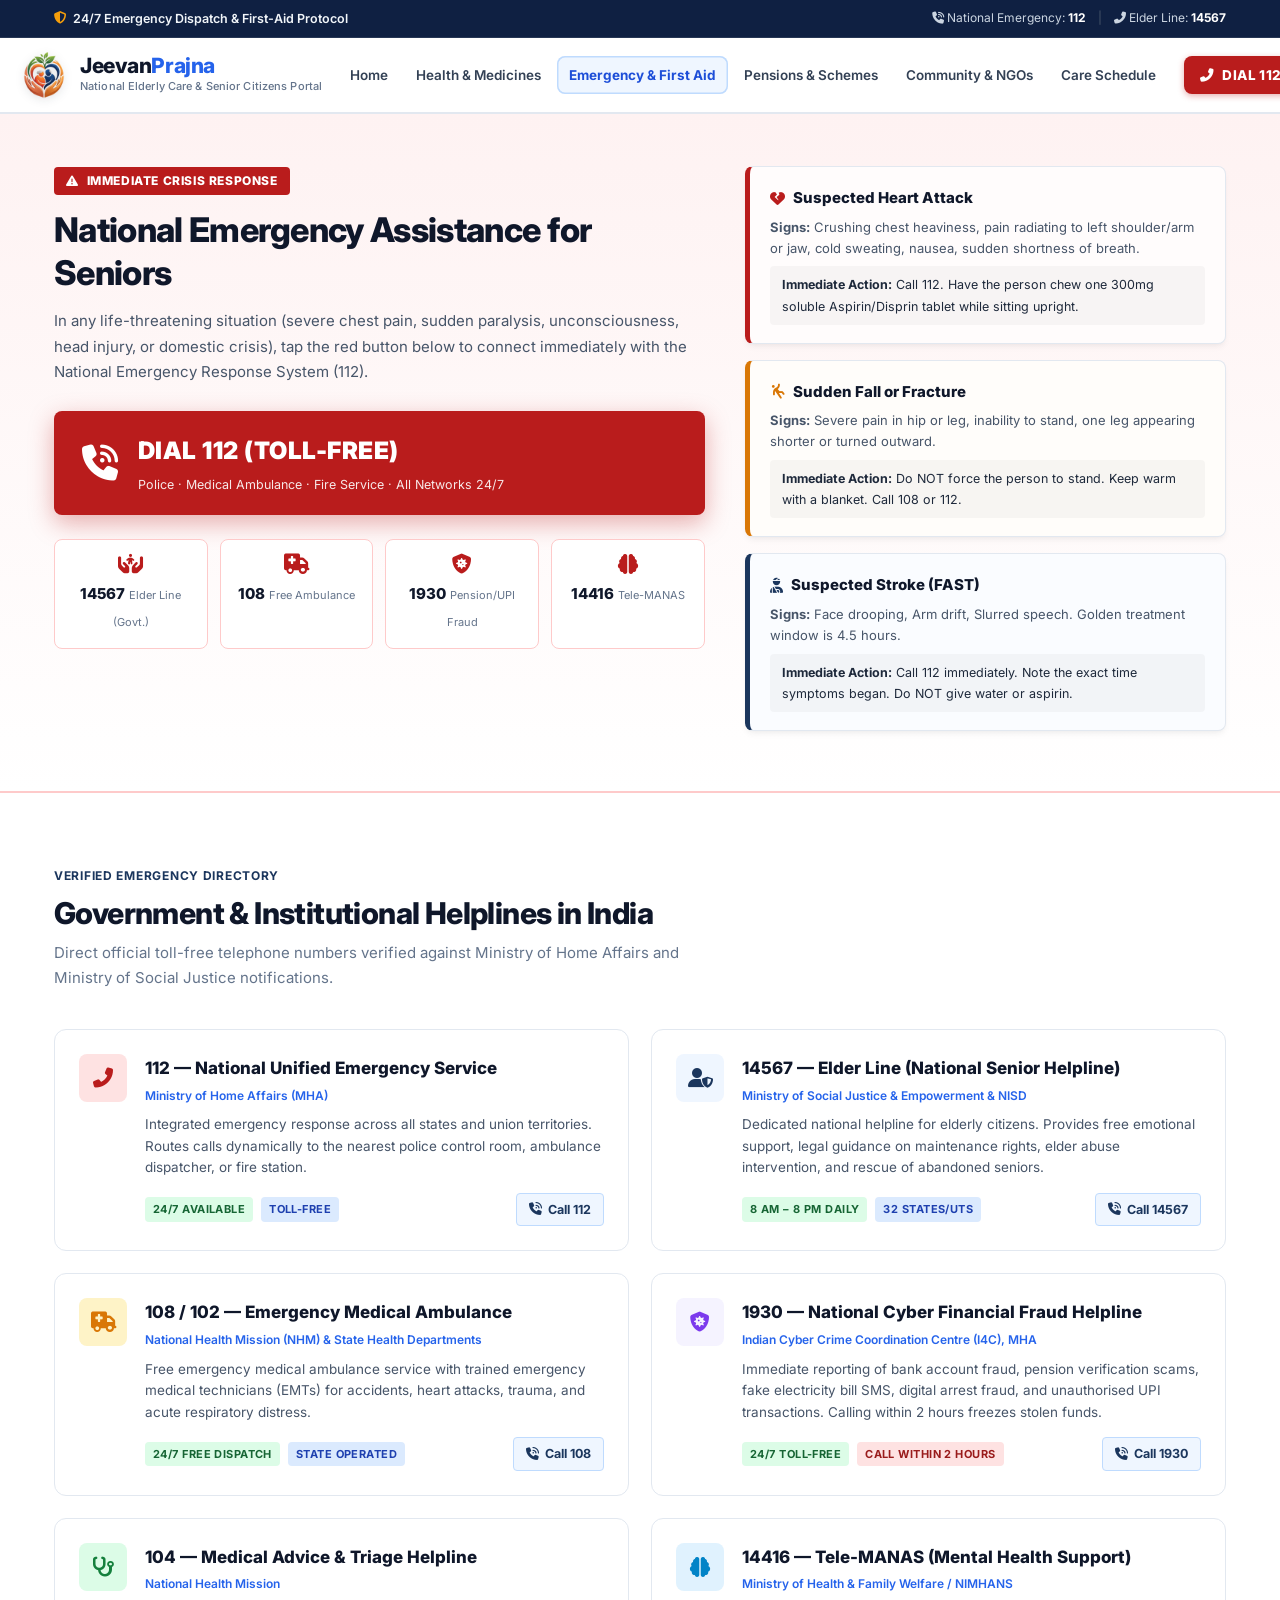
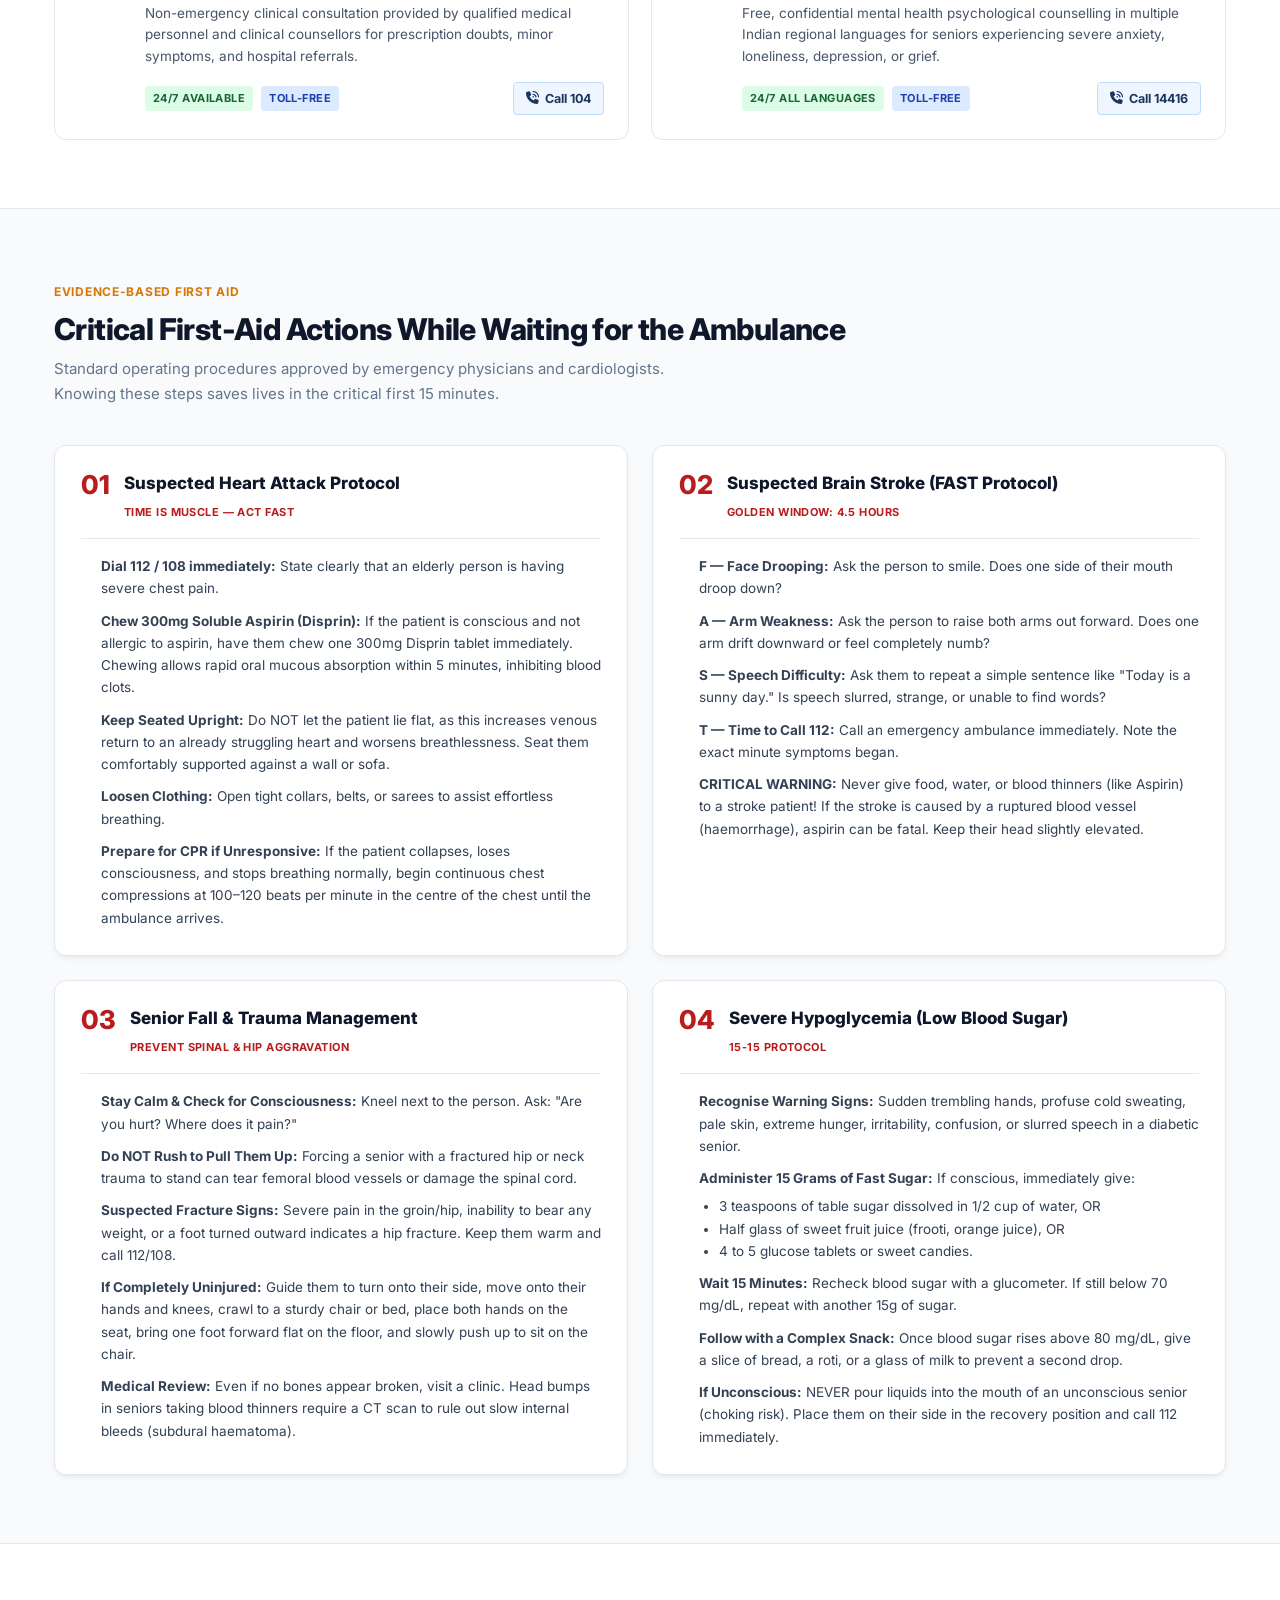
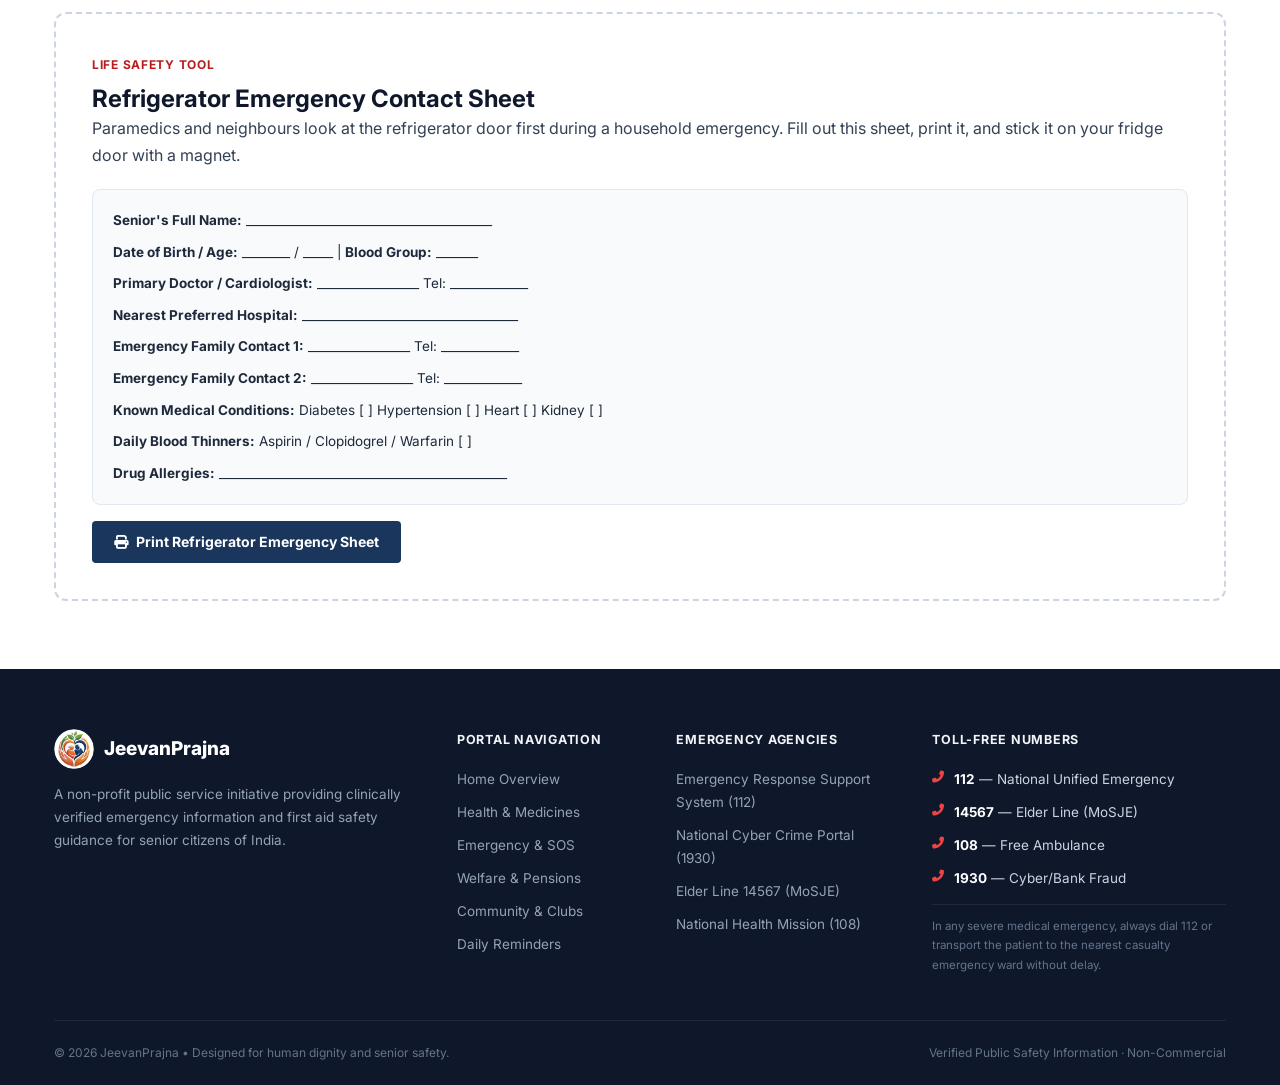
<file: emergency.html>
<!DOCTYPE html>
<html lang="en">
<head>
  <meta charset="UTF-8" />
  <meta name="viewport" content="width=device-width, initial-scale=1.0" />
  <meta name="description" content="JeevanPrajna Emergency & First Aid Guide — Verified 24/7 national emergency helplines, Elder Line 14567, clinical heart attack & stroke protocols, and senior fall management." />
  <title>Emergency Helplines & First Aid | JeevanPrajna</title>
  <link rel="icon" type="image/png" href="assets/favicon.png" />
  <link rel="preconnect" href="https://fonts.googleapis.com" />
  <link rel="preconnect" href="https://fonts.gstatic.com" crossorigin />
  <link href="https://fonts.googleapis.com/css2?family=Inter:wght@400;500;600;700;800&family=Merriweather:ital,wght@0,400;0,700;1,400&display=swap" rel="stylesheet" />
  <link rel="stylesheet" href="css/style.css" />
  <link rel="stylesheet" href="css/emergency.css" />
  <link rel="stylesheet" href="https://cdnjs.cloudflare.com/ajax/libs/font-awesome/6.5.0/css/all.min.css" />
</head>
<body>

  <!-- Top Institutional Bar -->
  <div class="institutional-bar">
    <div class="container">
      <div class="inst-inner">
        <div class="inst-left">
          <span class="inst-flag"><i class="fas fa-shield-halved"></i> 24/7 Emergency Dispatch & First-Aid Protocol</span>
        </div>
        <div class="inst-right">
          <span class="inst-contact"><i class="fas fa-phone-volume"></i> National Emergency: <strong>112</strong></span>
          <span class="inst-divider">|</span>
          <span class="inst-contact"><i class="fas fa-phone-alt"></i> Elder Line: <strong>14567</strong></span>
        </div>
      </div>
    </div>
  </div>

  <!-- Header / Navbar -->
  <header class="navbar" id="navbar">
    <div class="container">
      <div class="nav-inner">
        <a href="index.html" class="brand">
          <img src="assets/logo.png" alt="JeevanPrajna Official Logo" class="brand-logo-img" width="48" height="48" />
          <div>
            <div class="brand-name">Jeevan<span>Prajna</span></div>
            <div class="brand-tagline">National Elderly Care & Senior Citizens Portal</div>
          </div>
        </a>

        <nav>
          <ul class="nav-links" id="navLinks">
            <li><a href="index.html" class="nav-link">Home</a></li>
            <li><a href="health.html" class="nav-link">Health & Medicines</a></li>
            <li><a href="emergency.html" class="nav-link active">Emergency & First Aid</a></li>
            <li><a href="welfare.html" class="nav-link">Pensions & Schemes</a></li>
            <li><a href="community.html" class="nav-link">Community & NGOs</a></li>
            <li><a href="reminders.html" class="nav-link">Care Schedule</a></li>
          </ul>
        </nav>

        <div class="nav-actions">
          <a href="tel:112" class="btn-sos" id="sosBtnNav"><i class="fas fa-phone-alt"></i> DIAL 112 NOW</a>
          <button class="nav-toggle" id="navToggle" aria-label="Toggle navigation"><i class="fas fa-bars"></i></button>
        </div>
      </div>
    </div>
  </header>

  <!-- Emergency Hero Banner -->
  <section class="sos-section" id="sos-top">
    <div class="container">
      <div class="sos-inner">
        <div class="sos-left">
          <div class="sos-alert-badge"><i class="fas fa-triangle-exclamation"></i> Immediate Crisis Response</div>
          <h1 class="sos-title">National Emergency Assistance for Seniors</h1>
          <p class="sos-desc">
            In any life-threatening situation (severe chest pain, sudden paralysis, unconsciousness, head injury, or domestic crisis), tap the red button below to connect immediately with the National Emergency Response System (112).
          </p>

          <a href="tel:112" class="sos-big-btn" id="sosMainBtn">
            <i class="fas fa-phone-volume"></i>
            <div>
              <span class="sos-num">DIAL 112 (TOLL-FREE)</span>
              <span class="sos-sub">Police · Medical Ambulance · Fire Service · All Networks 24/7</span>
            </div>
          </a>

          <!-- Quick Helpline Grid -->
          <div class="sos-quick-btns">
            <a href="tel:14567" class="sos-quick" title="Elder Line by Ministry of Social Justice">
              <i class="fas fa-hands-holding-child"></i>
              <div>
                <strong>14567</strong>
                <span>Elder Line (Govt.)</span>
              </div>
            </a>

            <a href="tel:108" class="sos-quick" title="Free Medical Ambulance">
              <i class="fas fa-truck-medical"></i>
              <div>
                <strong>108</strong>
                <span>Free Ambulance</span>
              </div>
            </a>

            <a href="tel:1930" class="sos-quick" title="Cyber Financial Fraud Helpline">
              <i class="fas fa-shield-virus"></i>
              <div>
                <strong>1930</strong>
                <span>Pension/UPI Fraud</span>
              </div>
            </a>

            <a href="tel:14416" class="sos-quick" title="Tele-MANAS Mental Health Support">
              <i class="fas fa-brain"></i>
              <div>
                <strong>14416</strong>
                <span>Tele-MANAS</span>
              </div>
            </a>
          </div>
        </div>

        <div class="sos-right">
          <div class="critical-warning-box red">
            <div class="cwb-header"><i class="fas fa-heart-crack"></i> Suspected Heart Attack</div>
            <p><strong>Signs:</strong> Crushing chest heaviness, pain radiating to left shoulder/arm or jaw, cold sweating, nausea, sudden shortness of breath.</p>
            <div class="cwb-action"><strong>Immediate Action:</strong> Call 112. Have the person chew one 300mg soluble Aspirin/Disprin tablet while sitting upright.</div>
          </div>

          <div class="critical-warning-box amber">
            <div class="cwb-header"><i class="fas fa-person-falling"></i> Sudden Fall or Fracture</div>
            <p><strong>Signs:</strong> Severe pain in hip or leg, inability to stand, one leg appearing shorter or turned outward.</p>
            <div class="cwb-action"><strong>Immediate Action:</strong> Do NOT force the person to stand. Keep warm with a blanket. Call 108 or 112.</div>
          </div>

          <div class="critical-warning-box blue">
            <div class="cwb-header"><i class="fas fa-user-injured"></i> Suspected Stroke (FAST)</div>
            <p><strong>Signs:</strong> Face drooping, Arm drift, Slurred speech. Golden treatment window is 4.5 hours.</p>
            <div class="cwb-action"><strong>Immediate Action:</strong> Call 112 immediately. Note the exact time symptoms began. Do NOT give water or aspirin.</div>
          </div>
        </div>
      </div>
    </div>
  </section>

  <!-- Verified National & State Helplines Directory -->
  <section class="section" id="helplines-directory">
    <div class="container">
      <div class="section-header">
        <div class="section-tag">Verified Emergency Directory</div>
        <h2 class="section-title">Government & Institutional Helplines in India</h2>
        <p class="section-desc">Direct official toll-free telephone numbers verified against Ministry of Home Affairs and Ministry of Social Justice notifications.</p>
      </div>

      <div class="helplines-full-grid">
        <div class="hl-card">
          <div class="hl-icon red"><i class="fas fa-phone-alt"></i></div>
          <div class="hl-details">
            <div class="hl-name">112 — National Unified Emergency Service</div>
            <div class="hl-agency">Ministry of Home Affairs (MHA)</div>
            <p class="hl-desc">Integrated emergency response across all states and union territories. Routes calls dynamically to the nearest police control room, ambulance dispatcher, or fire station.</p>
            <div class="hl-meta-row">
              <span class="badge badge-green">24/7 Available</span>
              <span class="badge badge-blue">Toll-Free</span>
              <a href="tel:112" class="hl-call-btn"><i class="fas fa-phone-volume"></i> Call 112</a>
            </div>
          </div>
        </div>

        <div class="hl-card">
          <div class="hl-icon blue"><i class="fas fa-user-shield"></i></div>
          <div class="hl-details">
            <div class="hl-name">14567 — Elder Line (National Senior Helpline)</div>
            <div class="hl-agency">Ministry of Social Justice & Empowerment & NISD</div>
            <p class="hl-desc">Dedicated national helpline for elderly citizens. Provides free emotional support, legal guidance on maintenance rights, elder abuse intervention, and rescue of abandoned seniors.</p>
            <div class="hl-meta-row">
              <span class="badge badge-green">8 AM – 8 PM Daily</span>
              <span class="badge badge-blue">32 States/UTs</span>
              <a href="tel:14567" class="hl-call-btn"><i class="fas fa-phone-volume"></i> Call 14567</a>
            </div>
          </div>
        </div>

        <div class="hl-card">
          <div class="hl-icon amber"><i class="fas fa-truck-medical"></i></div>
          <div class="hl-details">
            <div class="hl-name">108 / 102 — Emergency Medical Ambulance</div>
            <div class="hl-agency">National Health Mission (NHM) & State Health Departments</div>
            <p class="hl-desc">Free emergency medical ambulance service with trained emergency medical technicians (EMTs) for accidents, heart attacks, trauma, and acute respiratory distress.</p>
            <div class="hl-meta-row">
              <span class="badge badge-green">24/7 Free Dispatch</span>
              <span class="badge badge-blue">State Operated</span>
              <a href="tel:108" class="hl-call-btn"><i class="fas fa-phone-volume"></i> Call 108</a>
            </div>
          </div>
        </div>

        <div class="hl-card">
          <div class="hl-icon purple"><i class="fas fa-shield-virus"></i></div>
          <div class="hl-details">
            <div class="hl-name">1930 — National Cyber Financial Fraud Helpline</div>
            <div class="hl-agency">Indian Cyber Crime Coordination Centre (I4C), MHA</div>
            <p class="hl-desc">Immediate reporting of bank account fraud, pension verification scams, fake electricity bill SMS, digital arrest fraud, and unauthorised UPI transactions. Calling within 2 hours freezes stolen funds.</p>
            <div class="hl-meta-row">
              <span class="badge badge-green">24/7 Toll-Free</span>
              <span class="badge badge-red">Call Within 2 Hours</span>
              <a href="tel:1930" class="hl-call-btn"><i class="fas fa-phone-volume"></i> Call 1930</a>
            </div>
          </div>
        </div>

        <div class="hl-card">
          <div class="hl-icon green"><i class="fas fa-stethoscope"></i></div>
          <div class="hl-details">
            <div class="hl-name">104 — Medical Advice & Triage Helpline</div>
            <div class="hl-agency">National Health Mission</div>
            <p class="hl-desc">Non-emergency clinical consultation provided by qualified medical personnel and clinical counsellors for prescription doubts, minor symptoms, and hospital referrals.</p>
            <div class="hl-meta-row">
              <span class="badge badge-green">24/7 Available</span>
              <span class="badge badge-blue">Toll-Free</span>
              <a href="tel:104" class="hl-call-btn"><i class="fas fa-phone-volume"></i> Call 104</a>
            </div>
          </div>
        </div>

        <div class="hl-card">
          <div class="hl-icon cyan"><i class="fas fa-brain"></i></div>
          <div class="hl-details">
            <div class="hl-name">14416 — Tele-MANAS (Mental Health Support)</div>
            <div class="hl-agency">Ministry of Health & Family Welfare / NIMHANS</div>
            <p class="hl-desc">Free, confidential mental health psychological counselling in multiple Indian regional languages for seniors experiencing severe anxiety, loneliness, depression, or grief.</p>
            <div class="hl-meta-row">
              <span class="badge badge-green">24/7 All Languages</span>
              <span class="badge badge-blue">Toll-Free</span>
              <a href="tel:14416" class="hl-call-btn"><i class="fas fa-phone-volume"></i> Call 14416</a>
            </div>
          </div>
        </div>
      </div>
    </div>
  </section>

  <!-- Clinical First Aid Step-by-Step Protocols -->
  <section class="section section-gray" id="first-aid">
    <div class="container">
      <div class="section-header">
        <div class="section-tag orange">Evidence-Based First Aid</div>
        <h2 class="section-title">Critical First-Aid Actions While Waiting for the Ambulance</h2>
        <p class="section-desc">Standard operating procedures approved by emergency physicians and cardiologists. Knowing these steps saves lives in the critical first 15 minutes.</p>
      </div>

      <div class="firstaid-grid">
        <!-- 1. Heart Attack -->
        <div class="firstaid-card" id="fa-cardiac">
          <div class="fa-card-header">
            <div class="fa-num">01</div>
            <div>
              <h3>Suspected Heart Attack Protocol</h3>
              <span class="fa-time-tag">Time is Muscle — Act Fast</span>
            </div>
          </div>
          <ol class="fa-steps-list">
            <li><strong>Dial 112 / 108 immediately:</strong> State clearly that an elderly person is having severe chest pain.</li>
            <li><strong>Chew 300mg Soluble Aspirin (Disprin):</strong> If the patient is conscious and not allergic to aspirin, have them chew one 300mg Disprin tablet immediately. Chewing allows rapid oral mucous absorption within 5 minutes, inhibiting blood clots.</li>
            <li><strong>Keep Seated Upright:</strong> Do NOT let the patient lie flat, as this increases venous return to an already struggling heart and worsens breathlessness. Seat them comfortably supported against a wall or sofa.</li>
            <li><strong>Loosen Clothing:</strong> Open tight collars, belts, or sarees to assist effortless breathing.</li>
            <li><strong>Prepare for CPR if Unresponsive:</strong> If the patient collapses, loses consciousness, and stops breathing normally, begin continuous chest compressions at 100–120 beats per minute in the centre of the chest until the ambulance arrives.</li>
          </ol>
        </div>

        <!-- 2. Stroke -->
        <div class="firstaid-card" id="fa-stroke">
          <div class="fa-card-header">
            <div class="fa-num">02</div>
            <div>
              <h3>Suspected Brain Stroke (FAST Protocol)</h3>
              <span class="fa-time-tag">Golden Window: 4.5 Hours</span>
            </div>
          </div>
          <ol class="fa-steps-list">
            <li><strong>F — Face Drooping:</strong> Ask the person to smile. Does one side of their mouth droop down?</li>
            <li><strong>A — Arm Weakness:</strong> Ask the person to raise both arms out forward. Does one arm drift downward or feel completely numb?</li>
            <li><strong>S — Speech Difficulty:</strong> Ask them to repeat a simple sentence like "Today is a sunny day." Is speech slurred, strange, or unable to find words?</li>
            <li><strong>T — Time to Call 112:</strong> Call an emergency ambulance immediately. Note the exact minute symptoms began.</li>
            <li><strong>CRITICAL WARNING:</strong> Never give food, water, or blood thinners (like Aspirin) to a stroke patient! If the stroke is caused by a ruptured blood vessel (haemorrhage), aspirin can be fatal. Keep their head slightly elevated.</li>
          </ol>
        </div>

        <!-- 3. Fall Protocol -->
        <div class="firstaid-card" id="fa-fall">
          <div class="fa-card-header">
            <div class="fa-num">03</div>
            <div>
              <h3>Senior Fall & Trauma Management</h3>
              <span class="fa-time-tag">Prevent Spinal & Hip Aggravation</span>
            </div>
          </div>
          <ol class="fa-steps-list">
            <li><strong>Stay Calm & Check for Consciousness:</strong> Kneel next to the person. Ask: "Are you hurt? Where does it pain?"</li>
            <li><strong>Do NOT Rush to Pull Them Up:</strong> Forcing a senior with a fractured hip or neck trauma to stand can tear femoral blood vessels or damage the spinal cord.</li>
            <li><strong>Suspected Fracture Signs:</strong> Severe pain in the groin/hip, inability to bear any weight, or a foot turned outward indicates a hip fracture. Keep them warm and call 112/108.</li>
            <li><strong>If Completely Uninjured:</strong> Guide them to turn onto their side, move onto their hands and knees, crawl to a sturdy chair or bed, place both hands on the seat, bring one foot forward flat on the floor, and slowly push up to sit on the chair.</li>
            <li><strong>Medical Review:</strong> Even if no bones appear broken, visit a clinic. Head bumps in seniors taking blood thinners require a CT scan to rule out slow internal bleeds (subdural haematoma).</li>
          </ol>
        </div>

        <!-- 4. Low Blood Sugar -->
        <div class="firstaid-card" id="fa-sugar">
          <div class="fa-card-header">
            <div class="fa-num">04</div>
            <div>
              <h3>Severe Hypoglycemia (Low Blood Sugar)</h3>
              <span class="fa-time-tag">15-15 Protocol</span>
            </div>
          </div>
          <ol class="fa-steps-list">
            <li><strong>Recognise Warning Signs:</strong> Sudden trembling hands, profuse cold sweating, pale skin, extreme hunger, irritability, confusion, or slurred speech in a diabetic senior.</li>
            <li><strong>Administer 15 Grams of Fast Sugar:</strong> If conscious, immediately give:
              <ul>
                <li>3 teaspoons of table sugar dissolved in 1/2 cup of water, OR</li>
                <li>Half glass of sweet fruit juice (frooti, orange juice), OR</li>
                <li>4 to 5 glucose tablets or sweet candies.</li>
              </ul>
            </li>
            <li><strong>Wait 15 Minutes:</strong> Recheck blood sugar with a glucometer. If still below 70 mg/dL, repeat with another 15g of sugar.</li>
            <li><strong>Follow with a Complex Snack:</strong> Once blood sugar rises above 80 mg/dL, give a slice of bread, a roti, or a glass of milk to prevent a second drop.</li>
            <li><strong>If Unconscious:</strong> NEVER pour liquids into the mouth of an unconscious senior (choking risk). Place them on their side in the recovery position and call 112 immediately.</li>
          </ol>
        </div>
      </div>
    </div>
  </section>

  <!-- Printable Refrigerator Emergency Sheet -->
  <section class="section" id="medical-card">
    <div class="container">
      <div class="emergency-print-card card">
        <div class="epc-left">
          <div class="section-tag red">Life Safety Tool</div>
          <h2>Refrigerator Emergency Contact Sheet</h2>
          <p>
            Paramedics and neighbours look at the refrigerator door first during a household emergency. Fill out this sheet, print it, and stick it on your fridge door with a magnet.
          </p>
          <div class="epc-sample">
            <div class="epc-row"><strong>Senior's Full Name:</strong> _________________________________________</div>
            <div class="epc-row"><strong>Date of Birth / Age:</strong> ________ / _____ | <strong>Blood Group:</strong> _______</div>
            <div class="epc-row"><strong>Primary Doctor / Cardiologist:</strong> _________________ Tel: _____________</div>
            <div class="epc-row"><strong>Nearest Preferred Hospital:</strong> ____________________________________</div>
            <div class="epc-row"><strong>Emergency Family Contact 1:</strong> _________________ Tel: _____________</div>
            <div class="epc-row"><strong>Emergency Family Contact 2:</strong> _________________ Tel: _____________</div>
            <div class="epc-row"><strong>Known Medical Conditions:</strong> Diabetes [ ] Hypertension [ ] Heart [ ] Kidney [ ]</div>
            <div class="epc-row"><strong>Daily Blood Thinners:</strong> Aspirin / Clopidogrel / Warfarin [ ]</div>
            <div class="epc-row"><strong>Drug Allergies:</strong> ________________________________________________</div>
          </div>
          <button type="button" class="btn btn-primary mt-4" onclick="window.print()">
            <i class="fas fa-print"></i> Print Refrigerator Emergency Sheet
          </button>
        </div>
      </div>
    </div>
  </section>

  <!-- Footer -->
  <footer class="footer">
    <div class="container">
      <div class="footer-grid">
        <div>
          <div class="footer-brand-logo">
            <img src="assets/logo-footer.png" alt="JeevanPrajna Official Logo" class="footer-logo-img" width="40" height="40" />
            <span>JeevanPrajna</span>
          </div>
          <p class="footer-brand-desc">A non-profit public service initiative providing clinically verified emergency information and first aid safety guidance for senior citizens of India.</p>
        </div>
        <div>
          <div class="footer-col-title">Portal Navigation</div>
          <ul class="footer-links-list">
            <li><a href="index.html">Home Overview</a></li>
            <li><a href="health.html">Health & Medicines</a></li>
            <li><a href="emergency.html">Emergency & SOS</a></li>
            <li><a href="welfare.html">Welfare & Pensions</a></li>
            <li><a href="community.html">Community & Clubs</a></li>
            <li><a href="reminders.html">Daily Reminders</a></li>
          </ul>
        </div>
        <div>
          <div class="footer-col-title">Emergency Agencies</div>
          <ul class="footer-links-list">
            <li><a href="https://112.gov.in" target="_blank" rel="noopener">Emergency Response Support System (112)</a></li>
            <li><a href="https://cybercrime.gov.in" target="_blank" rel="noopener">National Cyber Crime Portal (1930)</a></li>
            <li><a href="https://socialjustice.gov.in" target="_blank" rel="noopener">Elder Line 14567 (MoSJE)</a></li>
            <li><a href="https://nhm.gov.in" target="_blank" rel="noopener">National Health Mission (108)</a></li>
          </ul>
        </div>
        <div>
          <div class="footer-col-title">Toll-Free Numbers</div>
          <div class="footer-contact-item"><i class="fas fa-phone-alt"></i> <span><strong>112</strong> — National Unified Emergency</span></div>
          <div class="footer-contact-item"><i class="fas fa-phone-alt"></i> <span><strong>14567</strong> — Elder Line (MoSJE)</span></div>
          <div class="footer-contact-item"><i class="fas fa-phone-alt"></i> <span><strong>108</strong> — Free Ambulance</span></div>
          <div class="footer-contact-item"><i class="fas fa-phone-alt"></i> <span><strong>1930</strong> — Cyber/Bank Fraud</span></div>
          <p class="footer-legal">In any severe medical emergency, always dial 112 or transport the patient to the nearest casualty emergency ward without delay.</p>
        </div>
      </div>
      <div class="footer-bottom">
        <span>&copy; 2026 JeevanPrajna &bull; Designed for human dignity and senior safety.</span>
        <span>Verified Public Safety Information · Non-Commercial</span>
      </div>
    </div>
  </footer>

  <script src="js/main.js"></script>
  <script src="js/emergency.js"></script>
</body>
</html>
</file>
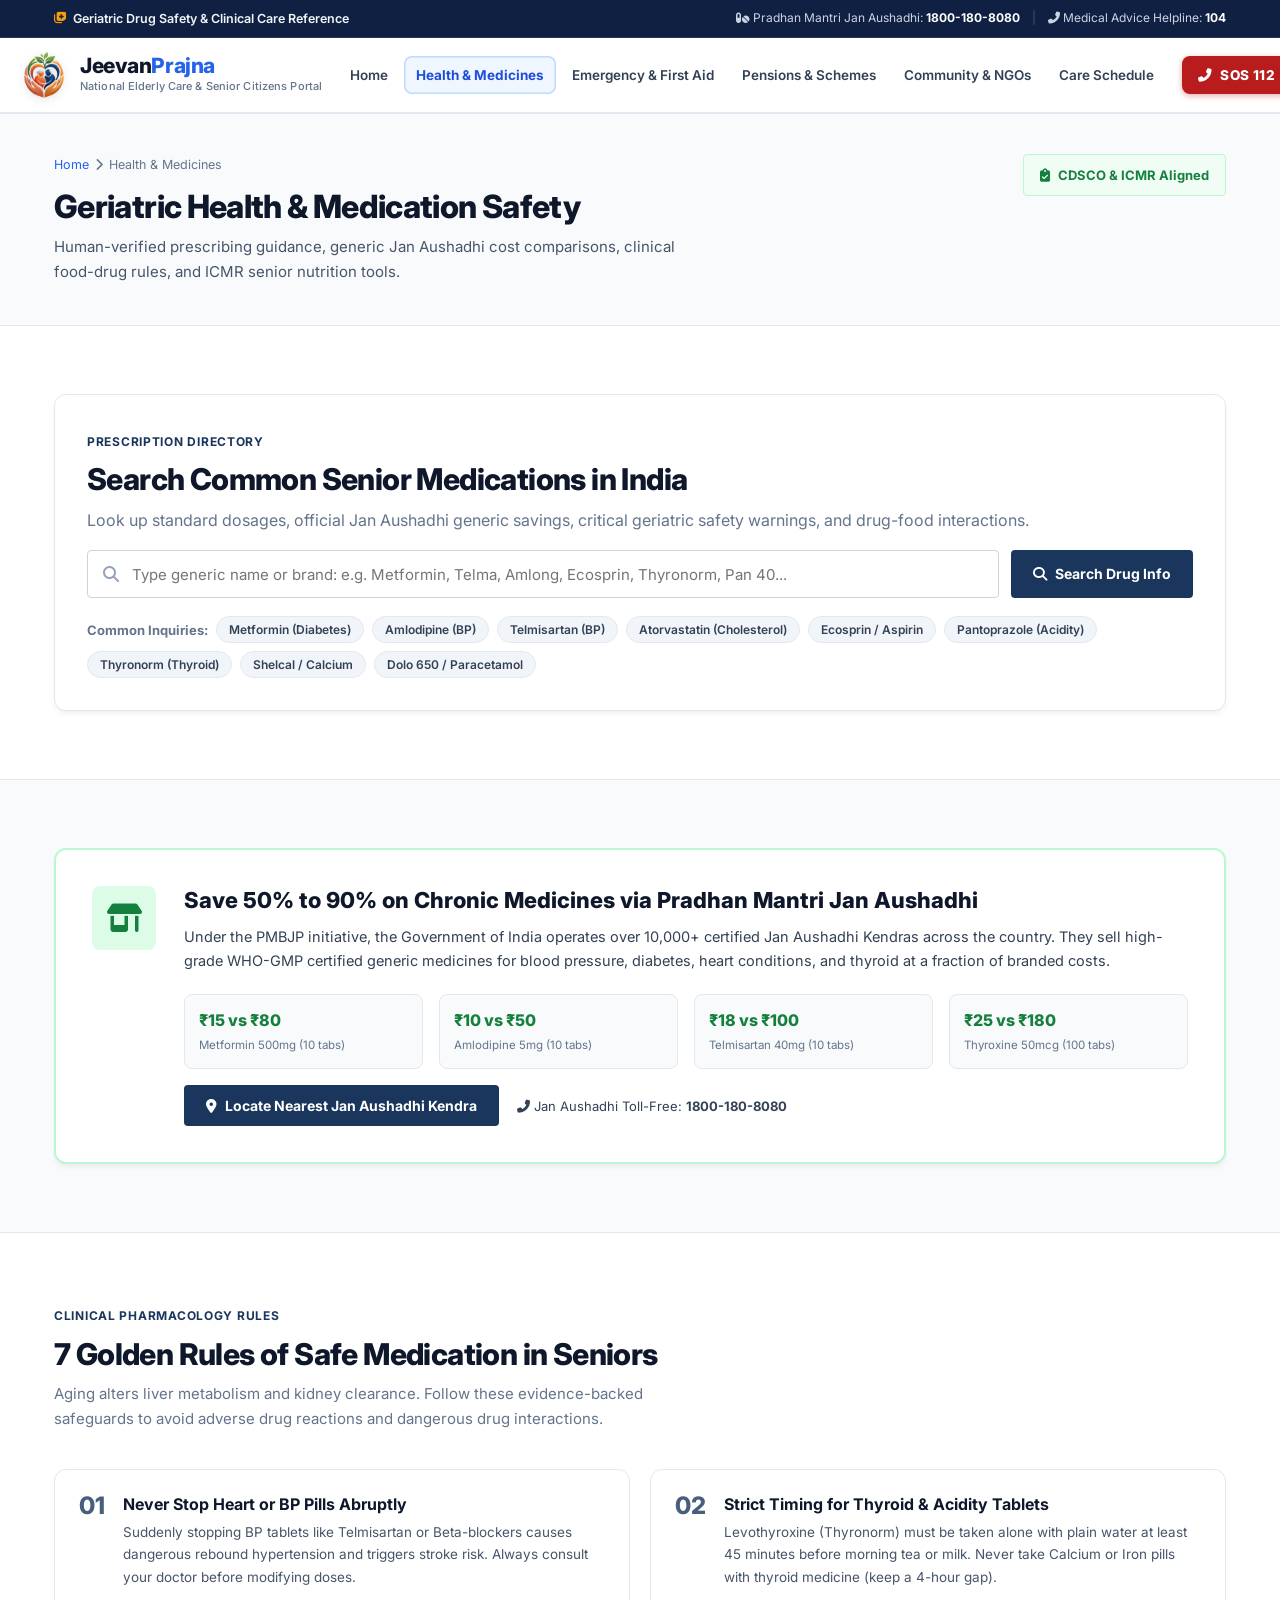
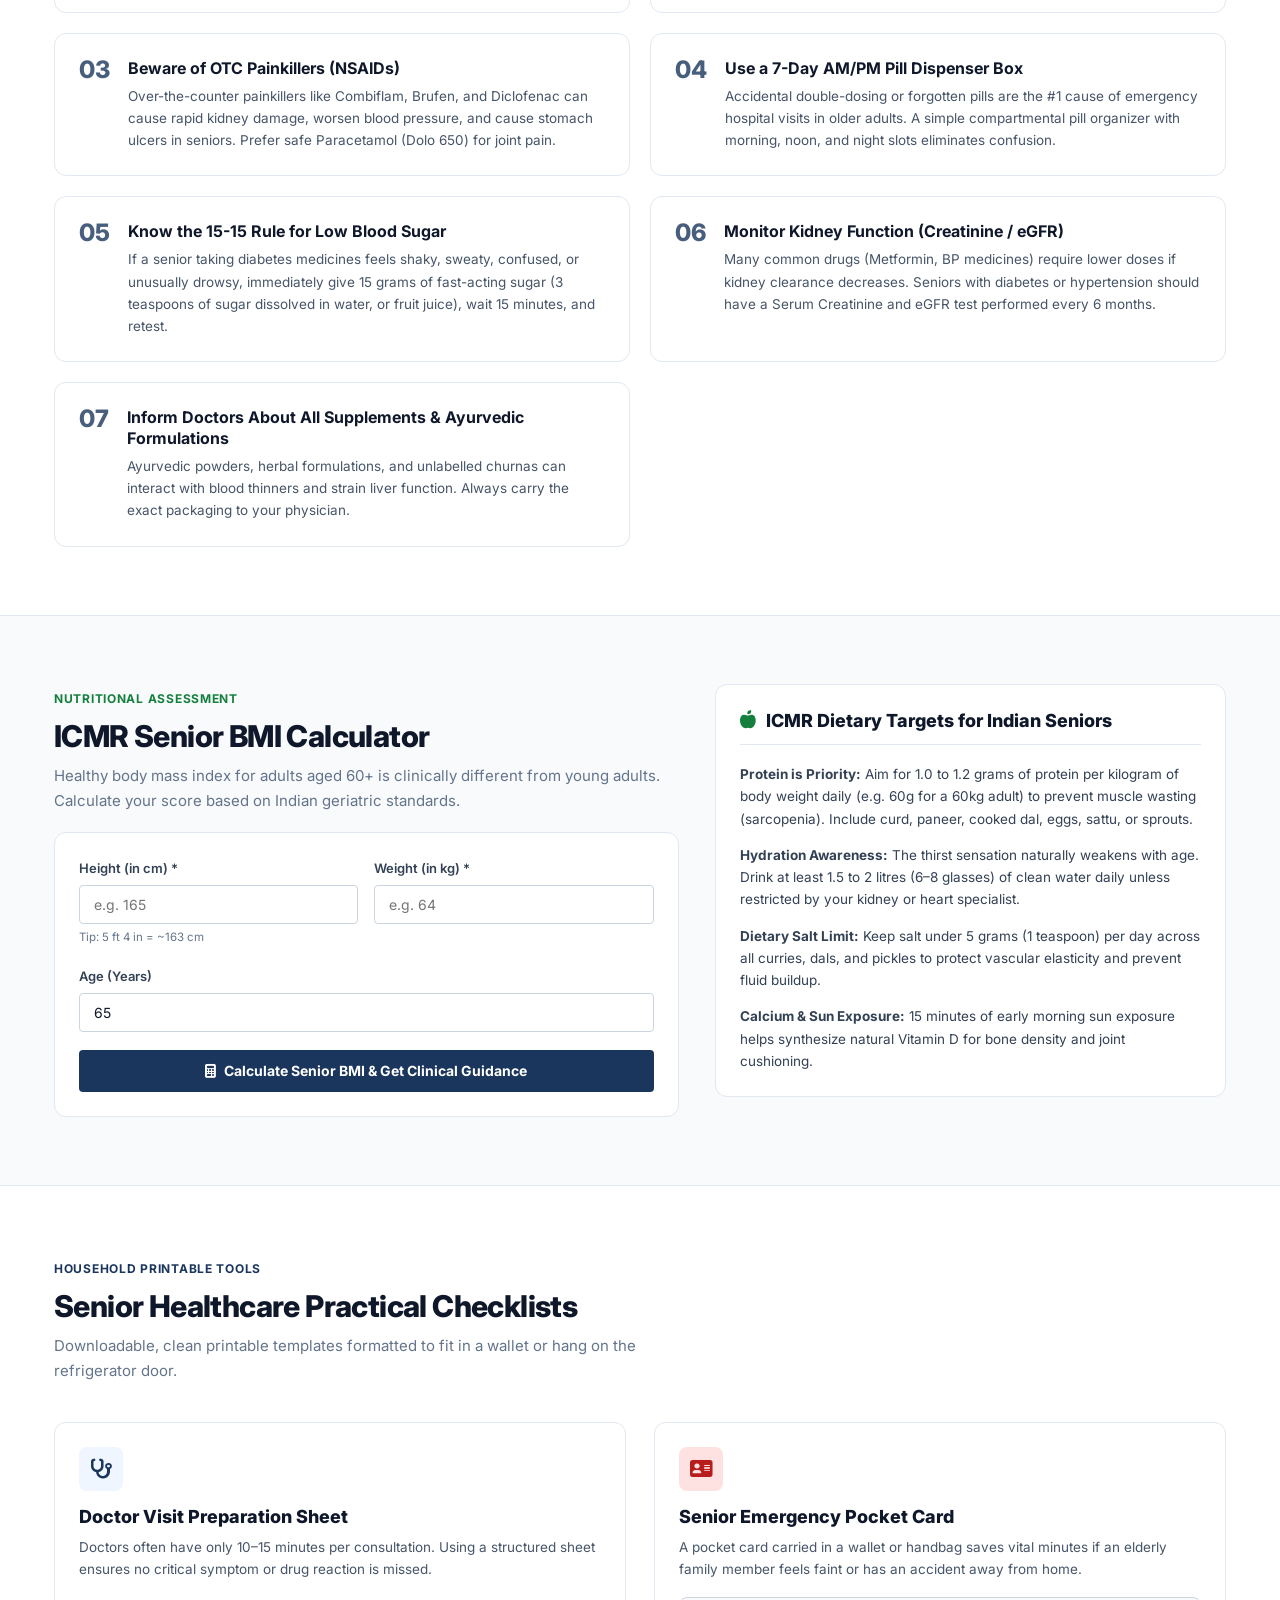
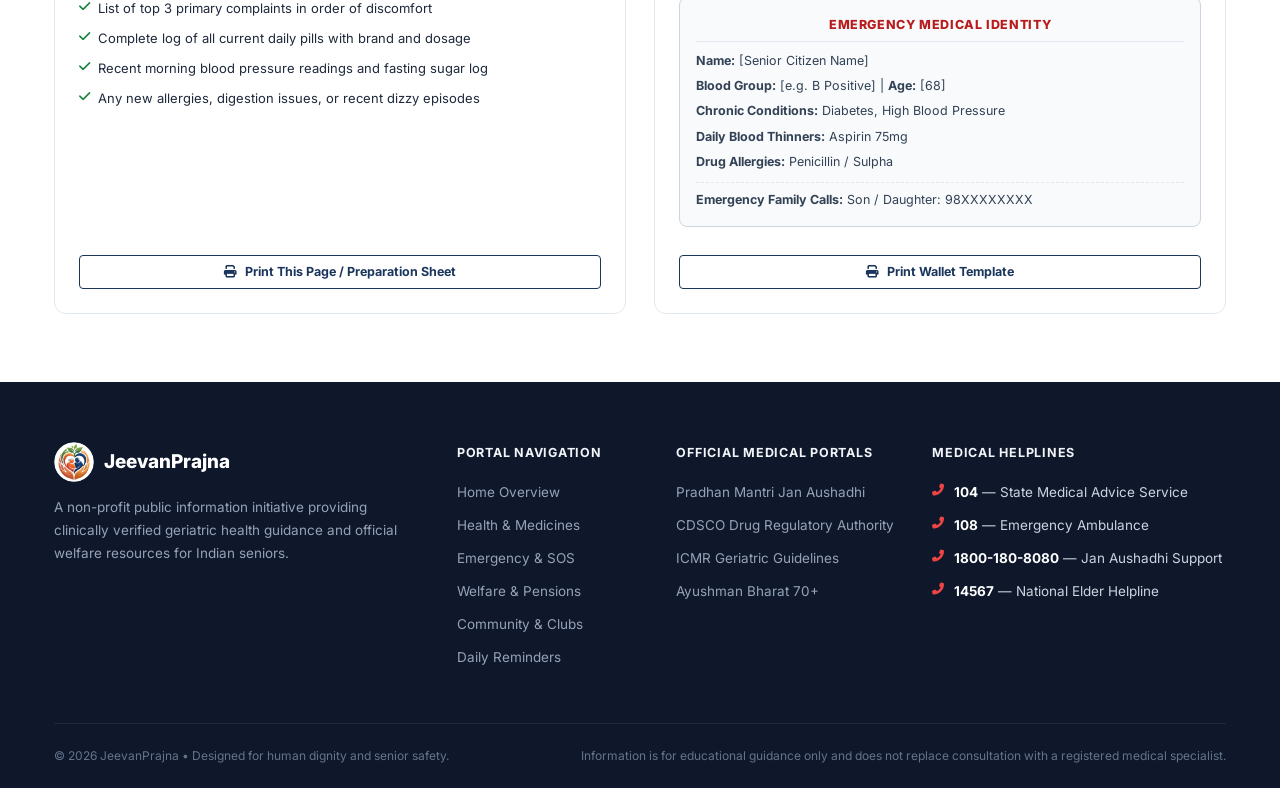
<file: health.html>
<!DOCTYPE html>
<html lang="en">
<head>
  <meta charset="UTF-8" />
  <meta name="viewport" content="width=device-width, initial-scale=1.0" />
  <meta name="description" content="JeevanPrajna Geriatric Health Guide — Verified medication dosages, Jan Aushadhi generic pricing, food-drug interactions, ICMR senior BMI calculator, and chronic illness management for senior citizens." />
  <title>Health & Medicines Handbook | JeevanPrajna</title>
  <link rel="icon" type="image/png" href="assets/favicon.png" />
  <link rel="preconnect" href="https://fonts.googleapis.com" />
  <link rel="preconnect" href="https://fonts.gstatic.com" crossorigin />
  <link href="https://fonts.googleapis.com/css2?family=Inter:wght@400;500;600;700;800&family=Merriweather:ital,wght@0,400;0,700;1,400&display=swap" rel="stylesheet" />
  <link rel="stylesheet" href="css/style.css" />
  <link rel="stylesheet" href="css/health.css" />
  <link rel="stylesheet" href="https://cdnjs.cloudflare.com/ajax/libs/font-awesome/6.5.0/css/all.min.css" />
</head>
<body>

  <!-- Top Institutional Bar -->
  <div class="institutional-bar">
    <div class="container">
      <div class="inst-inner">
        <div class="inst-left">
          <span class="inst-flag"><i class="fas fa-notes-medical"></i> Geriatric Drug Safety & Clinical Care Reference</span>
        </div>
        <div class="inst-right">
          <span class="inst-contact"><i class="fas fa-pills"></i> Pradhan Mantri Jan Aushadhi: <strong>1800-180-8080</strong></span>
          <span class="inst-divider">|</span>
          <span class="inst-contact"><i class="fas fa-phone-alt"></i> Medical Advice Helpline: <strong>104</strong></span>
        </div>
      </div>
    </div>
  </div>

  <!-- Header / Navbar -->
  <header class="navbar" id="navbar">
    <div class="container">
      <div class="nav-inner">
        <a href="index.html" class="brand">
          <img src="assets/logo.png" alt="JeevanPrajna Official Logo" class="brand-logo-img" width="48" height="48" />
          <div>
            <div class="brand-name">Jeevan<span>Prajna</span></div>
            <div class="brand-tagline">National Elderly Care & Senior Citizens Portal</div>
          </div>
        </a>

        <nav>
          <ul class="nav-links" id="navLinks">
            <li><a href="index.html" class="nav-link">Home</a></li>
            <li><a href="health.html" class="nav-link active">Health & Medicines</a></li>
            <li><a href="emergency.html" class="nav-link">Emergency & First Aid</a></li>
            <li><a href="welfare.html" class="nav-link">Pensions & Schemes</a></li>
            <li><a href="community.html" class="nav-link">Community & NGOs</a></li>
            <li><a href="reminders.html" class="nav-link">Care Schedule</a></li>
          </ul>
        </nav>

        <div class="nav-actions">
          <a href="emergency.html" class="btn-sos" id="sosBtnNav"><i class="fas fa-phone-alt"></i> SOS 112</a>
          <button class="nav-toggle" id="navToggle" aria-label="Toggle navigation"><i class="fas fa-bars"></i></button>
        </div>
      </div>
    </div>
  </header>

  <!-- Page Header -->
  <div class="page-header">
    <div class="container">
      <div class="page-header-inner">
        <div>
          <div class="breadcrumb"><a href="index.html">Home</a> <i class="fas fa-chevron-right"></i> Health & Medicines</div>
          <h1 class="page-title">Geriatric Health & Medication Safety</h1>
          <p class="page-desc">Human-verified prescribing guidance, generic Jan Aushadhi cost comparisons, clinical food-drug rules, and ICMR senior nutrition tools.</p>
        </div>
        <div class="page-header-badge">
          <i class="fas fa-clipboard-check"></i> CDSCO & ICMR Aligned
        </div>
      </div>
    </div>
  </div>

  <!-- Medication Search Section -->
  <section class="section" id="medicine-search">
    <div class="container">
      <div class="health-search-box">
        <div class="section-tag">Prescription Directory</div>
        <h2 class="section-title mb-2">Search Common Senior Medications in India</h2>
        <p class="text-muted mb-4">Look up standard dosages, official Jan Aushadhi generic savings, critical geriatric safety warnings, and drug-food interactions.</p>

        <div class="med-search-row">
          <div class="med-search-input-wrap">
            <i class="fas fa-search med-search-icon"></i>
            <input type="text" id="medSearchInput" class="form-input med-search-input" placeholder="Type generic name or brand: e.g. Metformin, Telma, Amlong, Ecosprin, Thyronorm, Pan 40..." />
          </div>
          <button type="button" class="btn btn-primary" id="medSearchBtn" onclick="searchMedicine()">
            <i class="fas fa-search"></i> Search Drug Info
          </button>
        </div>

        <div class="med-quick-searches">
          <span class="text-muted text-small fw-bold">Common Inquiries:</span>
          <button type="button" class="quick-pill" onclick="fillSearch('Metformin')">Metformin (Diabetes)</button>
          <button type="button" class="quick-pill" onclick="fillSearch('Amlodipine')">Amlodipine (BP)</button>
          <button type="button" class="quick-pill" onclick="fillSearch('Telmisartan')">Telmisartan (BP)</button>
          <button type="button" class="quick-pill" onclick="fillSearch('Atorvastatin')">Atorvastatin (Cholesterol)</button>
          <button type="button" class="quick-pill" onclick="fillSearch('Aspirin')">Ecosprin / Aspirin</button>
          <button type="button" class="quick-pill" onclick="fillSearch('Pantoprazole')">Pantoprazole (Acidity)</button>
          <button type="button" class="quick-pill" onclick="fillSearch('Thyronorm')">Thyronorm (Thyroid)</button>
          <button type="button" class="quick-pill" onclick="fillSearch('Calcium')">Shelcal / Calcium</button>
          <button type="button" class="quick-pill" onclick="fillSearch('Paracetamol')">Dolo 650 / Paracetamol</button>
        </div>

        <!-- Dynamic Results Area -->
        <div id="medResult" class="med-result-area" style="display:none;"></div>
      </div>
    </div>
  </section>

  <!-- Jan Aushadhi Cost Savings Banner -->
  <section class="section section-gray" id="jan-aushadhi">
    <div class="container">
      <div class="janaushadhi-card">
        <div class="ja-icon"><i class="fas fa-store-alt"></i></div>
        <div class="ja-content">
          <h3>Save 50% to 90% on Chronic Medicines via Pradhan Mantri Jan Aushadhi</h3>
          <p>
            Under the PMBJP initiative, the Government of India operates over 10,000+ certified Jan Aushadhi Kendras across the country. They sell high-grade WHO-GMP certified generic medicines for blood pressure, diabetes, heart conditions, and thyroid at a fraction of branded costs.
          </p>
          <div class="ja-grid">
            <div class="ja-stat">
              <strong>₹15 vs ₹80</strong>
              <span>Metformin 500mg (10 tabs)</span>
            </div>
            <div class="ja-stat">
              <strong>₹10 vs ₹50</strong>
              <span>Amlodipine 5mg (10 tabs)</span>
            </div>
            <div class="ja-stat">
              <strong>₹18 vs ₹100</strong>
              <span>Telmisartan 40mg (10 tabs)</span>
            </div>
            <div class="ja-stat">
              <strong>₹25 vs ₹180</strong>
              <span>Thyroxine 50mcg (100 tabs)</span>
            </div>
          </div>
          <div class="ja-action mt-4">
            <a href="https://janaushadhi.gov.in" target="_blank" rel="noopener" class="btn btn-primary"><i class="fas fa-map-marker-alt"></i> Locate Nearest Jan Aushadhi Kendra</a>
            <span class="ja-tollfree"><i class="fas fa-phone-alt"></i> Jan Aushadhi Toll-Free: <strong>1800-180-8080</strong></span>
          </div>
        </div>
      </div>
    </div>
  </section>

  <!-- Seven Golden Rules for Safe Senior Medication -->
  <section class="section" id="drug-safety-rules">
    <div class="container">
      <div class="section-header">
        <div class="section-tag">Clinical Pharmacology Rules</div>
        <h2 class="section-title">7 Golden Rules of Safe Medication in Seniors</h2>
        <p class="section-desc">Aging alters liver metabolism and kidney clearance. Follow these evidence-backed safeguards to avoid adverse drug reactions and dangerous drug interactions.</p>
      </div>

      <div class="safety-rules-grid">
        <div class="safety-rule-card">
          <div class="sr-num">01</div>
          <div class="sr-content">
            <h4>Never Stop Heart or BP Pills Abruptly</h4>
            <p>Suddenly stopping BP tablets like Telmisartan or Beta-blockers causes dangerous rebound hypertension and triggers stroke risk. Always consult your doctor before modifying doses.</p>
          </div>
        </div>

        <div class="safety-rule-card">
          <div class="sr-num">02</div>
          <div class="sr-content">
            <h4>Strict Timing for Thyroid & Acidity Tablets</h4>
            <p>Levothyroxine (Thyronorm) must be taken alone with plain water at least 45 minutes before morning tea or milk. Never take Calcium or Iron pills with thyroid medicine (keep a 4-hour gap).</p>
          </div>
        </div>

        <div class="safety-rule-card">
          <div class="sr-num">03</div>
          <div class="sr-content">
            <h4>Beware of OTC Painkillers (NSAIDs)</h4>
            <p>Over-the-counter painkillers like Combiflam, Brufen, and Diclofenac can cause rapid kidney damage, worsen blood pressure, and cause stomach ulcers in seniors. Prefer safe Paracetamol (Dolo 650) for joint pain.</p>
          </div>
        </div>

        <div class="safety-rule-card">
          <div class="sr-num">04</div>
          <div class="sr-content">
            <h4>Use a 7-Day AM/PM Pill Dispenser Box</h4>
            <p>Accidental double-dosing or forgotten pills are the #1 cause of emergency hospital visits in older adults. A simple compartmental pill organizer with morning, noon, and night slots eliminates confusion.</p>
          </div>
        </div>

        <div class="safety-rule-card">
          <div class="sr-num">05</div>
          <div class="sr-content">
            <h4>Know the 15-15 Rule for Low Blood Sugar</h4>
            <p>If a senior taking diabetes medicines feels shaky, sweaty, confused, or unusually drowsy, immediately give 15 grams of fast-acting sugar (3 teaspoons of sugar dissolved in water, or fruit juice), wait 15 minutes, and retest.</p>
          </div>
        </div>

        <div class="safety-rule-card">
          <div class="sr-num">06</div>
          <div class="sr-content">
            <h4>Monitor Kidney Function (Creatinine / eGFR)</h4>
            <p>Many common drugs (Metformin, BP medicines) require lower doses if kidney clearance decreases. Seniors with diabetes or hypertension should have a Serum Creatinine and eGFR test performed every 6 months.</p>
          </div>
        </div>

        <div class="safety-rule-card">
          <div class="sr-num">07</div>
          <div class="sr-content">
            <h4>Inform Doctors About All Supplements & Ayurvedic Formulations</h4>
            <p>Ayurvedic powders, herbal formulations, and unlabelled churnas can interact with blood thinners and strain liver function. Always carry the exact packaging to your physician.</p>
          </div>
        </div>
      </div>
    </div>
  </section>

  <!-- Evidence-Based Senior BMI & Nutrition Calculator -->
  <section class="section section-gray" id="bmi">
    <div class="container">
      <div class="bmi-section-layout">
        <div class="bmi-form-col">
          <div class="section-tag green">Nutritional Assessment</div>
          <h2 class="section-title">ICMR Senior BMI Calculator</h2>
          <p class="section-desc">Healthy body mass index for adults aged 60+ is clinically different from young adults. Calculate your score based on Indian geriatric standards.</p>

          <form id="bmiForm" onsubmit="event.preventDefault(); calculateBMI();" class="bmi-form card">
            <div class="form-row">
              <div class="form-group">
                <label class="form-label" for="bmiHeight">Height (in cm) *</label>
                <input type="number" id="bmiHeight" class="form-input" placeholder="e.g. 165" required min="100" max="220" />
                <span class="form-hint">Tip: 5 ft 4 in = ~163 cm</span>
              </div>
              <div class="form-group">
                <label class="form-label" for="bmiWeight">Weight (in kg) *</label>
                <input type="number" id="bmiWeight" class="form-input" placeholder="e.g. 64" required min="25" max="200" step="0.5" />
              </div>
            </div>
            <div class="form-group">
              <label class="form-label" for="bmiAge">Age (Years)</label>
              <input type="number" id="bmiAge" class="form-input" placeholder="e.g. 68" value="65" min="50" max="110" />
            </div>
            <button type="submit" class="btn btn-primary w-100">
              <i class="fas fa-calculator"></i> Calculate Senior BMI & Get Clinical Guidance
            </button>
          </form>

          <div id="bmiResult" class="bmi-result-area" style="display:none; margin-top:20px;"></div>
        </div>

        <div class="bmi-info-col">
          <div class="icmr-guidelines-box card">
            <h3><i class="fas fa-apple-whole"></i> ICMR Dietary Targets for Indian Seniors</h3>
            <ul class="dietary-checklist">
              <li>
                <strong>Protein is Priority:</strong> Aim for 1.0 to 1.2 grams of protein per kilogram of body weight daily (e.g. 60g for a 60kg adult) to prevent muscle wasting (sarcopenia). Include curd, paneer, cooked dal, eggs, sattu, or sprouts.
              </li>
              <li>
                <strong>Hydration Awareness:</strong> The thirst sensation naturally weakens with age. Drink at least 1.5 to 2 litres (6–8 glasses) of clean water daily unless restricted by your kidney or heart specialist.
              </li>
              <li>
                <strong>Dietary Salt Limit:</strong> Keep salt under 5 grams (1 teaspoon) per day across all curries, dals, and pickles to protect vascular elasticity and prevent fluid buildup.
              </li>
              <li>
                <strong>Calcium & Sun Exposure:</strong> 15 minutes of early morning sun exposure helps synthesize natural Vitamin D for bone density and joint cushioning.
              </li>
            </ul>
          </div>
        </div>
      </div>
    </div>
  </section>

  <!-- Printable Caregiver Tools: Doctor Preparation Sheet & Emergency Card -->
  <section class="section" id="doctor-sheet">
    <div class="container">
      <div class="section-header">
        <div class="section-tag">Household Printable Tools</div>
        <h2 class="section-title">Senior Healthcare Practical Checklists</h2>
        <p class="section-desc">Downloadable, clean printable templates formatted to fit in a wallet or hang on the refrigerator door.</p>
      </div>

      <div class="tools-grid">
        <!-- Tool 1: Doctor Visit Sheet -->
        <div class="tool-card card">
          <div class="tool-icon"><i class="fas fa-stethoscope"></i></div>
          <h3>Doctor Visit Preparation Sheet</h3>
          <p>Doctors often have only 10–15 minutes per consultation. Using a structured sheet ensures no critical symptom or drug reaction is missed.</p>
          <ul class="tool-checklist">
            <li><i class="fas fa-check"></i> List of top 3 primary complaints in order of discomfort</li>
            <li><i class="fas fa-check"></i> Complete log of all current daily pills with brand and dosage</li>
            <li><i class="fas fa-check"></i> Recent morning blood pressure readings and fasting sugar log</li>
            <li><i class="fas fa-check"></i> Any new allergies, digestion issues, or recent dizzy episodes</li>
          </ul>
          <button type="button" class="btn btn-outline btn-sm mt-3" onclick="window.print()">
            <i class="fas fa-print"></i> Print This Page / Preparation Sheet
          </button>
        </div>

        <!-- Tool 2: Medical Wallet Card -->
        <div class="tool-card card" id="medical-card">
          <div class="tool-icon red"><i class="fas fa-address-card"></i></div>
          <h3>Senior Emergency Pocket Card</h3>
          <p>A pocket card carried in a wallet or handbag saves vital minutes if an elderly family member feels faint or has an accident away from home.</p>
          <div class="sample-card-preview">
            <div class="sc-header">EMERGENCY MEDICAL IDENTITY</div>
            <div class="sc-body">
              <div><strong>Name:</strong> [Senior Citizen Name]</div>
              <div><strong>Blood Group:</strong> [e.g. B Positive] | <strong>Age:</strong> [68]</div>
              <div><strong>Chronic Conditions:</strong> Diabetes, High Blood Pressure</div>
              <div><strong>Daily Blood Thinners:</strong> Aspirin 75mg</div>
              <div><strong>Drug Allergies:</strong> Penicillin / Sulpha</div>
              <div class="sc-contacts">
                <strong>Emergency Family Calls:</strong> Son / Daughter: 98XXXXXXXX
              </div>
            </div>
          </div>
          <button type="button" class="btn btn-outline btn-sm mt-3" onclick="window.print()">
            <i class="fas fa-print"></i> Print Wallet Template
          </button>
        </div>
      </div>
    </div>
  </section>

  <!-- Footer -->
  <footer class="footer">
    <div class="container">
      <div class="footer-grid">
        <div>
          <div class="footer-brand-logo">
            <img src="assets/logo-footer.png" alt="JeevanPrajna Official Logo" class="footer-logo-img" width="40" height="40" />
            <span>JeevanPrajna</span>
          </div>
          <p class="footer-brand-desc">A non-profit public information initiative providing clinically verified geriatric health guidance and official welfare resources for Indian seniors.</p>
        </div>
        <div>
          <div class="footer-col-title">Portal Navigation</div>
          <ul class="footer-links-list">
            <li><a href="index.html">Home Overview</a></li>
            <li><a href="health.html">Health & Medicines</a></li>
            <li><a href="emergency.html">Emergency & SOS</a></li>
            <li><a href="welfare.html">Welfare & Pensions</a></li>
            <li><a href="community.html">Community & Clubs</a></li>
            <li><a href="reminders.html">Daily Reminders</a></li>
          </ul>
        </div>
        <div>
          <div class="footer-col-title">Official Medical Portals</div>
          <ul class="footer-links-list">
            <li><a href="https://janaushadhi.gov.in" target="_blank" rel="noopener">Pradhan Mantri Jan Aushadhi</a></li>
            <li><a href="https://cdsco.gov.in" target="_blank" rel="noopener">CDSCO Drug Regulatory Authority</a></li>
            <li><a href="https://main.icmr.nic.in" target="_blank" rel="noopener">ICMR Geriatric Guidelines</a></li>
            <li><a href="https://beneficiary.nha.gov.in" target="_blank" rel="noopener">Ayushman Bharat 70+</a></li>
          </ul>
        </div>
        <div>
          <div class="footer-col-title">Medical Helplines</div>
          <div class="footer-contact-item"><i class="fas fa-phone-alt"></i> <span><strong>104</strong> — State Medical Advice Service</span></div>
          <div class="footer-contact-item"><i class="fas fa-phone-alt"></i> <span><strong>108</strong> — Emergency Ambulance</span></div>
          <div class="footer-contact-item"><i class="fas fa-phone-alt"></i> <span><strong>1800-180-8080</strong> — Jan Aushadhi Support</span></div>
          <div class="footer-contact-item"><i class="fas fa-phone-alt"></i> <span><strong>14567</strong> — National Elder Helpline</span></div>
        </div>
      </div>
      <div class="footer-bottom">
        <span>&copy; 2026 JeevanPrajna &bull; Designed for human dignity and senior safety.</span>
        <span>Information is for educational guidance only and does not replace consultation with a registered medical specialist.</span>
      </div>
    </div>
  </footer>

  <script src="js/main.js"></script>
  <script src="js/health.js"></script>
</body>
</html>
</file>
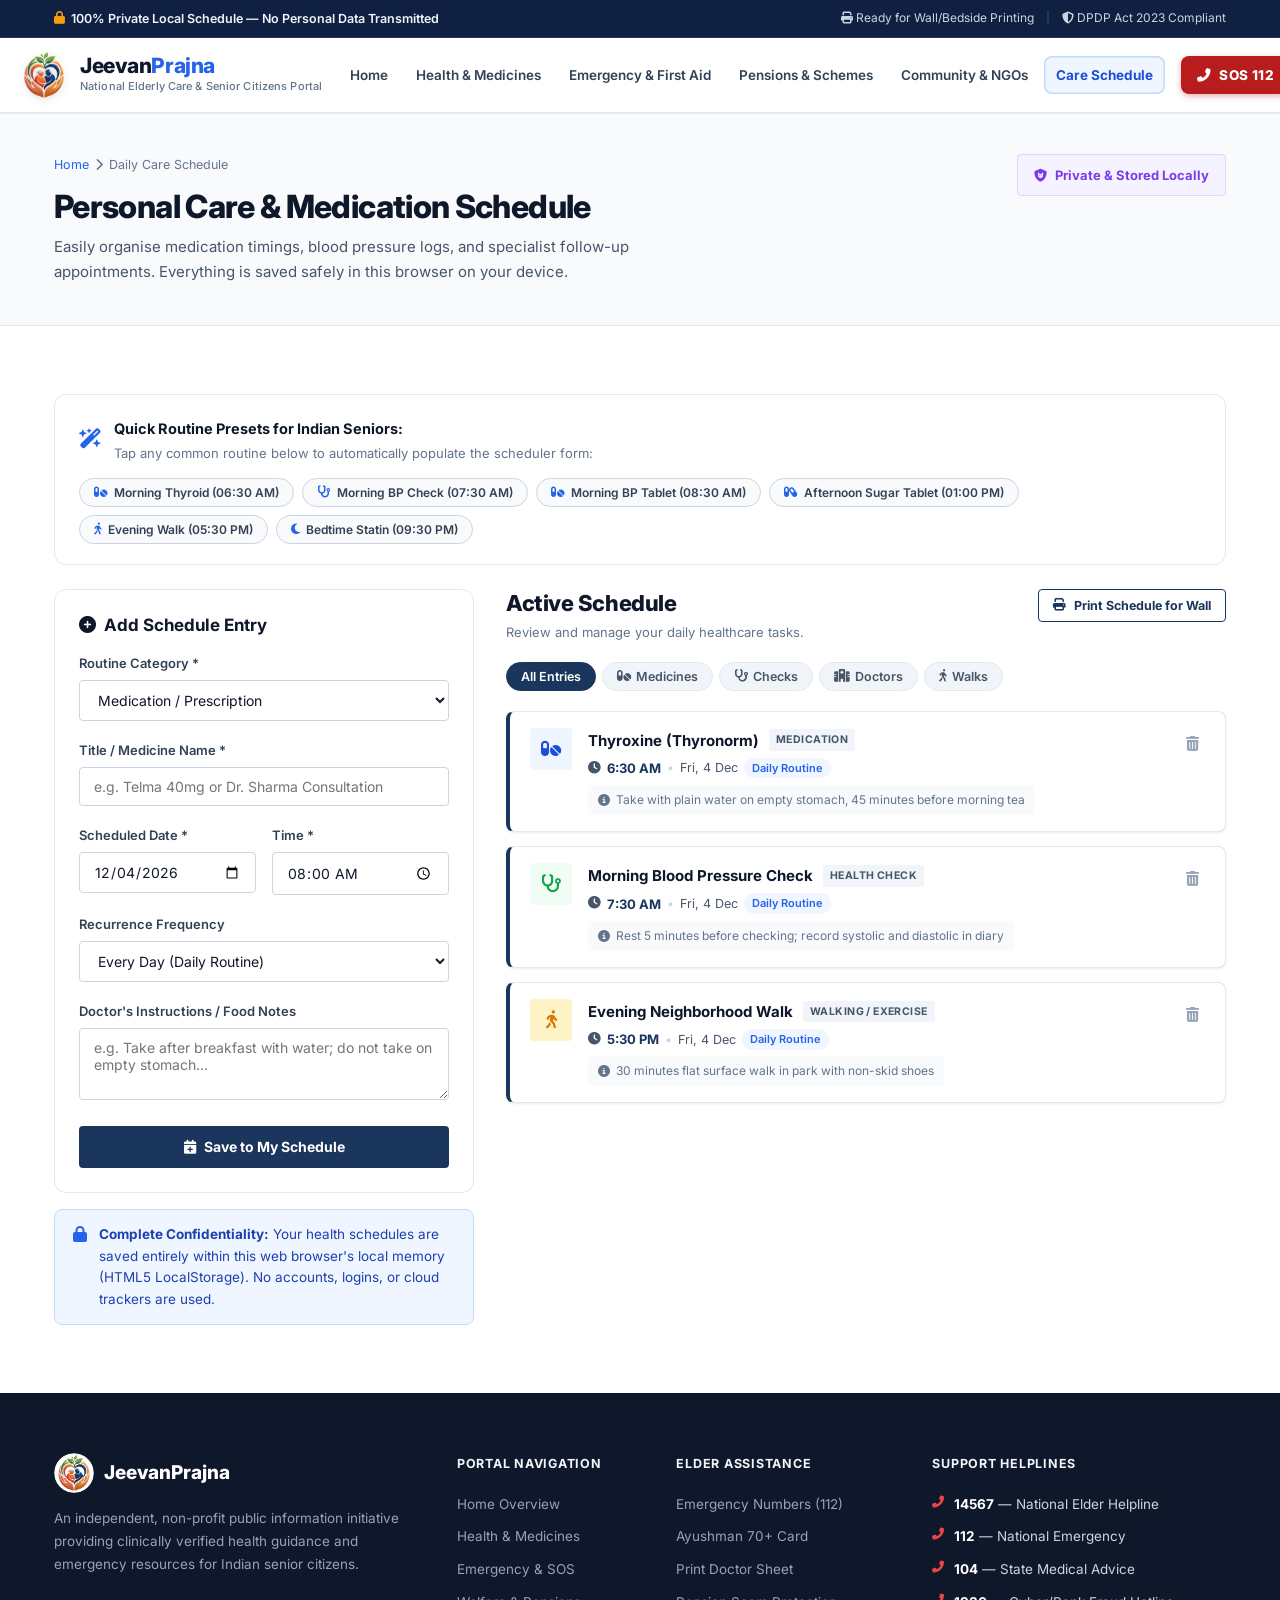
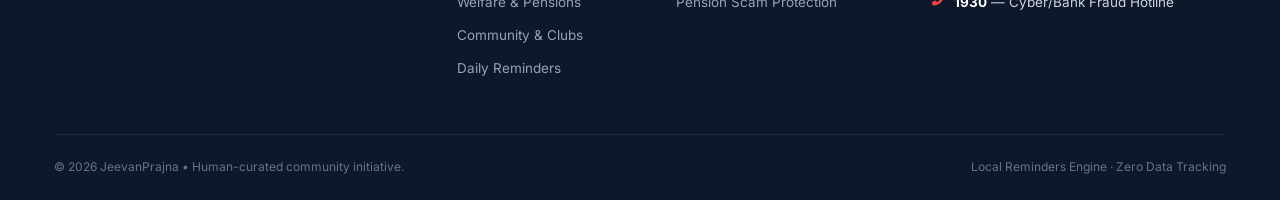
<file: reminders.html>
<!DOCTYPE html>
<html lang="en">
<head>
  <meta charset="UTF-8" />
  <meta name="viewport" content="width=device-width, initial-scale=1.0" />
  <meta name="description" content="JeevanPrajna Senior Care Schedule & Medication Tracker — Private, local medication alerts, doctor appointment reminders, and daily health checks stored strictly on your device." />
  <title>Daily Care & Medication Schedule | JeevanPrajna</title>
  <link rel="icon" type="image/png" href="assets/favicon.png" />
  <link rel="preconnect" href="https://fonts.googleapis.com" />
  <link rel="preconnect" href="https://fonts.gstatic.com" crossorigin />
  <link href="https://fonts.googleapis.com/css2?family=Inter:wght@400;500;600;700;800&family=Merriweather:ital,wght@0,400;0,700;1,400&display=swap" rel="stylesheet" />
  <link rel="stylesheet" href="css/style.css" />
  <link rel="stylesheet" href="css/reminders.css" />
  <link rel="stylesheet" href="https://cdnjs.cloudflare.com/ajax/libs/font-awesome/6.5.0/css/all.min.css" />
</head>
<body>

  <!-- Top Institutional Bar -->
  <div class="institutional-bar">
    <div class="container">
      <div class="inst-inner">
        <div class="inst-left">
          <span class="inst-flag"><i class="fas fa-lock"></i> 100% Private Local Schedule — No Personal Data Transmitted</span>
        </div>
        <div class="inst-right">
          <span class="inst-contact"><i class="fas fa-print"></i> Ready for Wall/Bedside Printing</span>
          <span class="inst-divider">|</span>
          <span class="inst-contact"><i class="fas fa-shield-halved"></i> DPDP Act 2023 Compliant</span>
        </div>
      </div>
    </div>
  </div>

  <!-- Header / Navbar -->
  <header class="navbar" id="navbar">
    <div class="container">
      <div class="nav-inner">
        <a href="index.html" class="brand">
          <img src="assets/logo.png" alt="JeevanPrajna Official Logo" class="brand-logo-img" width="48" height="48" />
          <div>
            <div class="brand-name">Jeevan<span>Prajna</span></div>
            <div class="brand-tagline">National Elderly Care & Senior Citizens Portal</div>
          </div>
        </a>

        <nav>
          <ul class="nav-links" id="navLinks">
            <li><a href="index.html" class="nav-link">Home</a></li>
            <li><a href="health.html" class="nav-link">Health & Medicines</a></li>
            <li><a href="emergency.html" class="nav-link">Emergency & First Aid</a></li>
            <li><a href="welfare.html" class="nav-link">Pensions & Schemes</a></li>
            <li><a href="community.html" class="nav-link">Community & NGOs</a></li>
            <li><a href="reminders.html" class="nav-link active">Care Schedule</a></li>
          </ul>
        </nav>

        <div class="nav-actions">
          <a href="emergency.html" class="btn-sos" id="sosBtnNav"><i class="fas fa-phone-alt"></i> SOS 112</a>
          <button class="nav-toggle" id="navToggle" aria-label="Toggle navigation"><i class="fas fa-bars"></i></button>
        </div>
      </div>
    </div>
  </header>

  <!-- Page Header -->
  <div class="page-header">
    <div class="container">
      <div class="page-header-inner">
        <div>
          <div class="breadcrumb"><a href="index.html">Home</a> <i class="fas fa-chevron-right"></i> Daily Care Schedule</div>
          <h1 class="page-title">Personal Care & Medication Schedule</h1>
          <p class="page-desc">Easily organise medication timings, blood pressure logs, and specialist follow-up appointments. Everything is saved safely in this browser on your device.</p>
        </div>
        <div class="page-header-badge" style="background:#f5f3ff;border-color:#ddd6fe;color:#7c3aed;">
          <i class="fas fa-shield-cat"></i> Private & Stored Locally
        </div>
      </div>
    </div>
  </div>

  <!-- Main Reminders Interface -->
  <section class="section" id="reminders-main">
    <div class="container">

      <!-- Quick Preset Suggestions Bar -->
      <div class="quick-presets-card card mb-6">
        <div class="qpc-header">
          <i class="fas fa-wand-magic-sparkles text-primary"></i>
          <div>
            <strong>Quick Routine Presets for Indian Seniors:</strong>
            <span class="text-small text-muted d-block">Tap any common routine below to automatically populate the scheduler form:</span>
          </div>
        </div>
        <div class="qpc-buttons">
          <button type="button" class="preset-chip" onclick="applyPreset('Thyroid Pill (Thyronorm)', 'medication', '06:30', 'daily', 'Strictly on empty stomach with plain water, 45m before morning tea')">
            <i class="fas fa-pills"></i> Morning Thyroid (06:30 AM)
          </button>
          <button type="button" class="preset-chip" onclick="applyPreset('Morning BP Check', 'checkup', '07:30', 'daily', 'Rest 5 minutes seated before checking. Target: ~130/80')">
            <i class="fas fa-stethoscope"></i> Morning BP Check (07:30 AM)
          </button>
          <button type="button" class="preset-chip" onclick="applyPreset('Blood Pressure Medicine', 'medication', '08:30', 'daily', 'Take with breakfast. Drink full glass of water.')">
            <i class="fas fa-pills"></i> Morning BP Tablet (08:30 AM)
          </button>
          <button type="button" class="preset-chip" onclick="applyPreset('Metformin (Diabetes)', 'medication', '13:00', 'daily', 'Take with or immediately after lunch to prevent stomach upset.')">
            <i class="fas fa-capsules"></i> Afternoon Sugar Tablet (01:00 PM)
          </button>
          <button type="button" class="preset-chip" onclick="applyPreset('Evening Park Walk', 'exercise', '17:30', 'daily', 'Wear non-skid walking shoes. 30 minutes gentle flat walk.')">
            <i class="fas fa-person-walking"></i> Evening Walk (05:30 PM)
          </button>
          <button type="button" class="preset-chip" onclick="applyPreset('Cholesterol / Statin Tablet', 'medication', '21:30', 'daily', 'Take after dinner at bedtime.')">
            <i class="fas fa-moon"></i> Bedtime Statin (09:30 PM)
          </button>
        </div>
      </div>

      <div class="reminders-layout">
        <!-- Left: Form Column -->
        <div class="reminders-form-col">
          <div class="card">
            <h3 class="card-title"><i class="fas fa-plus-circle text-primary"></i> Add Schedule Entry</h3>

            <form id="reminderForm" onsubmit="event.preventDefault(); addReminder();">
              <div class="form-group">
                <label class="form-label" for="remType">Routine Category *</label>
                <select id="remType" class="form-select" required>
                  <option value="medication">Medication / Prescription</option>
                  <option value="appointment">Doctor / Clinic Follow-up</option>
                  <option value="checkup">Blood Pressure / Sugar Check</option>
                  <option value="exercise">Walking / Joint Mobility Yoga</option>
                  <option value="other">General Care Prompt</option>
                </select>
              </div>

              <div class="form-group">
                <label class="form-label" for="remTitle">Title / Medicine Name *</label>
                <input type="text" id="remTitle" class="form-input" placeholder="e.g. Telma 40mg or Dr. Sharma Consultation" required />
              </div>

              <div class="form-row">
                <div class="form-group">
                  <label class="form-label" for="remDate">Scheduled Date *</label>
                  <input type="date" id="remDate" class="form-input" required />
                </div>
                <div class="form-group">
                  <label class="form-label" for="remTime">Time *</label>
                  <input type="time" id="remTime" class="form-input" value="08:00" required />
                </div>
              </div>

              <div class="form-group">
                <label class="form-label" for="remFreq">Recurrence Frequency</label>
                <select id="remFreq" class="form-select">
                  <option value="daily">Every Day (Daily Routine)</option>
                  <option value="once">One-Time Only</option>
                  <option value="weekly">Once Every Week</option>
                  <option value="monthly">Once Every Month</option>
                </select>
              </div>

              <div class="form-group">
                <label class="form-label" for="remNotes">Doctor's Instructions / Food Notes</label>
                <textarea id="remNotes" class="form-textarea" placeholder="e.g. Take after breakfast with water; do not take on empty stomach..."></textarea>
              </div>

              <button type="submit" class="btn btn-primary w-100">
                <i class="fas fa-calendar-plus"></i> Save to My Schedule
              </button>
            </form>
          </div>

          <!-- Privacy Guarantee Box -->
          <div class="alert alert-info mt-4">
            <i class="fas fa-lock"></i>
            <div>
              <strong>Complete Confidentiality:</strong> Your health schedules are saved entirely within this web browser's local memory (HTML5 LocalStorage). No accounts, logins, or cloud trackers are used.
            </div>
          </div>
        </div>

        <!-- Right: Reminder List Column -->
        <div class="reminders-list-col">
          <div class="reminders-list-header">
            <div>
              <h3 class="section-title mb-1" style="font-size:22px;">Active Schedule</h3>
              <p class="text-muted text-small">Review and manage your daily healthcare tasks.</p>
            </div>
            <button type="button" class="btn btn-outline btn-sm" onclick="window.print()">
              <i class="fas fa-print"></i> Print Schedule for Wall
            </button>
          </div>

          <!-- Filter Pills -->
          <div class="rem-filters-bar mb-4">
            <button type="button" class="rem-filter active" onclick="filterReminders('all')">All Entries</button>
            <button type="button" class="rem-filter" onclick="filterReminders('medication')"><i class="fas fa-pills"></i> Medicines</button>
            <button type="button" class="rem-filter" onclick="filterReminders('checkup')"><i class="fas fa-stethoscope"></i> Checks</button>
            <button type="button" class="rem-filter" onclick="filterReminders('appointment')"><i class="fas fa-hospital"></i> Doctors</button>
            <button type="button" class="rem-filter" onclick="filterReminders('exercise')"><i class="fas fa-person-walking"></i> Walks</button>
          </div>

          <!-- List Container -->
          <div id="remindersList" class="reminders-list-cards"></div>

          <!-- Empty State -->
          <div id="remindersEmpty" class="reminders-empty-state card text-center" style="display:none; padding:48px 24px;">
            <i class="fas fa-calendar-check" style="font-size:44px;color:#cbd5e1;margin-bottom:16px;"></i>
            <h4 style="font-size:18px;font-weight:700;color:#334155;margin-bottom:6px;">Your Schedule is Clear</h4>
            <p class="text-muted text-small" style="max-width:380px;margin:0 auto 18px;">You haven't scheduled any medications or appointments yet. Use the form on the left or tap any quick preset above to get started.</p>
          </div>
        </div>
      </div>
    </div>
  </section>

  <!-- Footer -->
  <footer class="footer">
    <div class="container">
      <div class="footer-grid">
        <div>
          <div class="footer-brand-logo">
            <img src="assets/logo-footer.png" alt="JeevanPrajna Official Logo" class="footer-logo-img" width="40" height="40" />
            <span>JeevanPrajna</span>
          </div>
          <p class="footer-brand-desc">An independent, non-profit public information initiative providing clinically verified health guidance and emergency resources for Indian senior citizens.</p>
        </div>
        <div>
          <div class="footer-col-title">Portal Navigation</div>
          <ul class="footer-links-list">
            <li><a href="index.html">Home Overview</a></li>
            <li><a href="health.html">Health & Medicines</a></li>
            <li><a href="emergency.html">Emergency & SOS</a></li>
            <li><a href="welfare.html">Welfare & Pensions</a></li>
            <li><a href="community.html">Community & Clubs</a></li>
            <li><a href="reminders.html">Daily Reminders</a></li>
          </ul>
        </div>
        <div>
          <div class="footer-col-title">Elder Assistance</div>
          <ul class="footer-links-list">
            <li><a href="emergency.html">Emergency Numbers (112)</a></li>
            <li><a href="welfare.html#pmjay">Ayushman 70+ Card</a></li>
            <li><a href="health.html#doctor-sheet">Print Doctor Sheet</a></li>
            <li><a href="community.html#scam-protection">Pension Scam Protection</a></li>
          </ul>
        </div>
        <div>
          <div class="footer-col-title">Support Helplines</div>
          <div class="footer-contact-item"><i class="fas fa-phone-alt"></i> <span><strong>14567</strong> — National Elder Helpline</span></div>
          <div class="footer-contact-item"><i class="fas fa-phone-alt"></i> <span><strong>112</strong> — National Emergency</span></div>
          <div class="footer-contact-item"><i class="fas fa-phone-alt"></i> <span><strong>104</strong> — State Medical Advice</span></div>
          <div class="footer-contact-item"><i class="fas fa-phone-alt"></i> <span><strong>1930</strong> — Cyber/Bank Fraud Hotline</span></div>
        </div>
      </div>
      <div class="footer-bottom">
        <span>&copy; 2026 JeevanPrajna &bull; Human-curated community initiative.</span>
        <span>Local Reminders Engine · Zero Data Tracking</span>
      </div>
    </div>
  </footer>

  <script src="js/main.js"></script>
  <script src="js/reminders.js"></script>
</body>
</html>
</file>
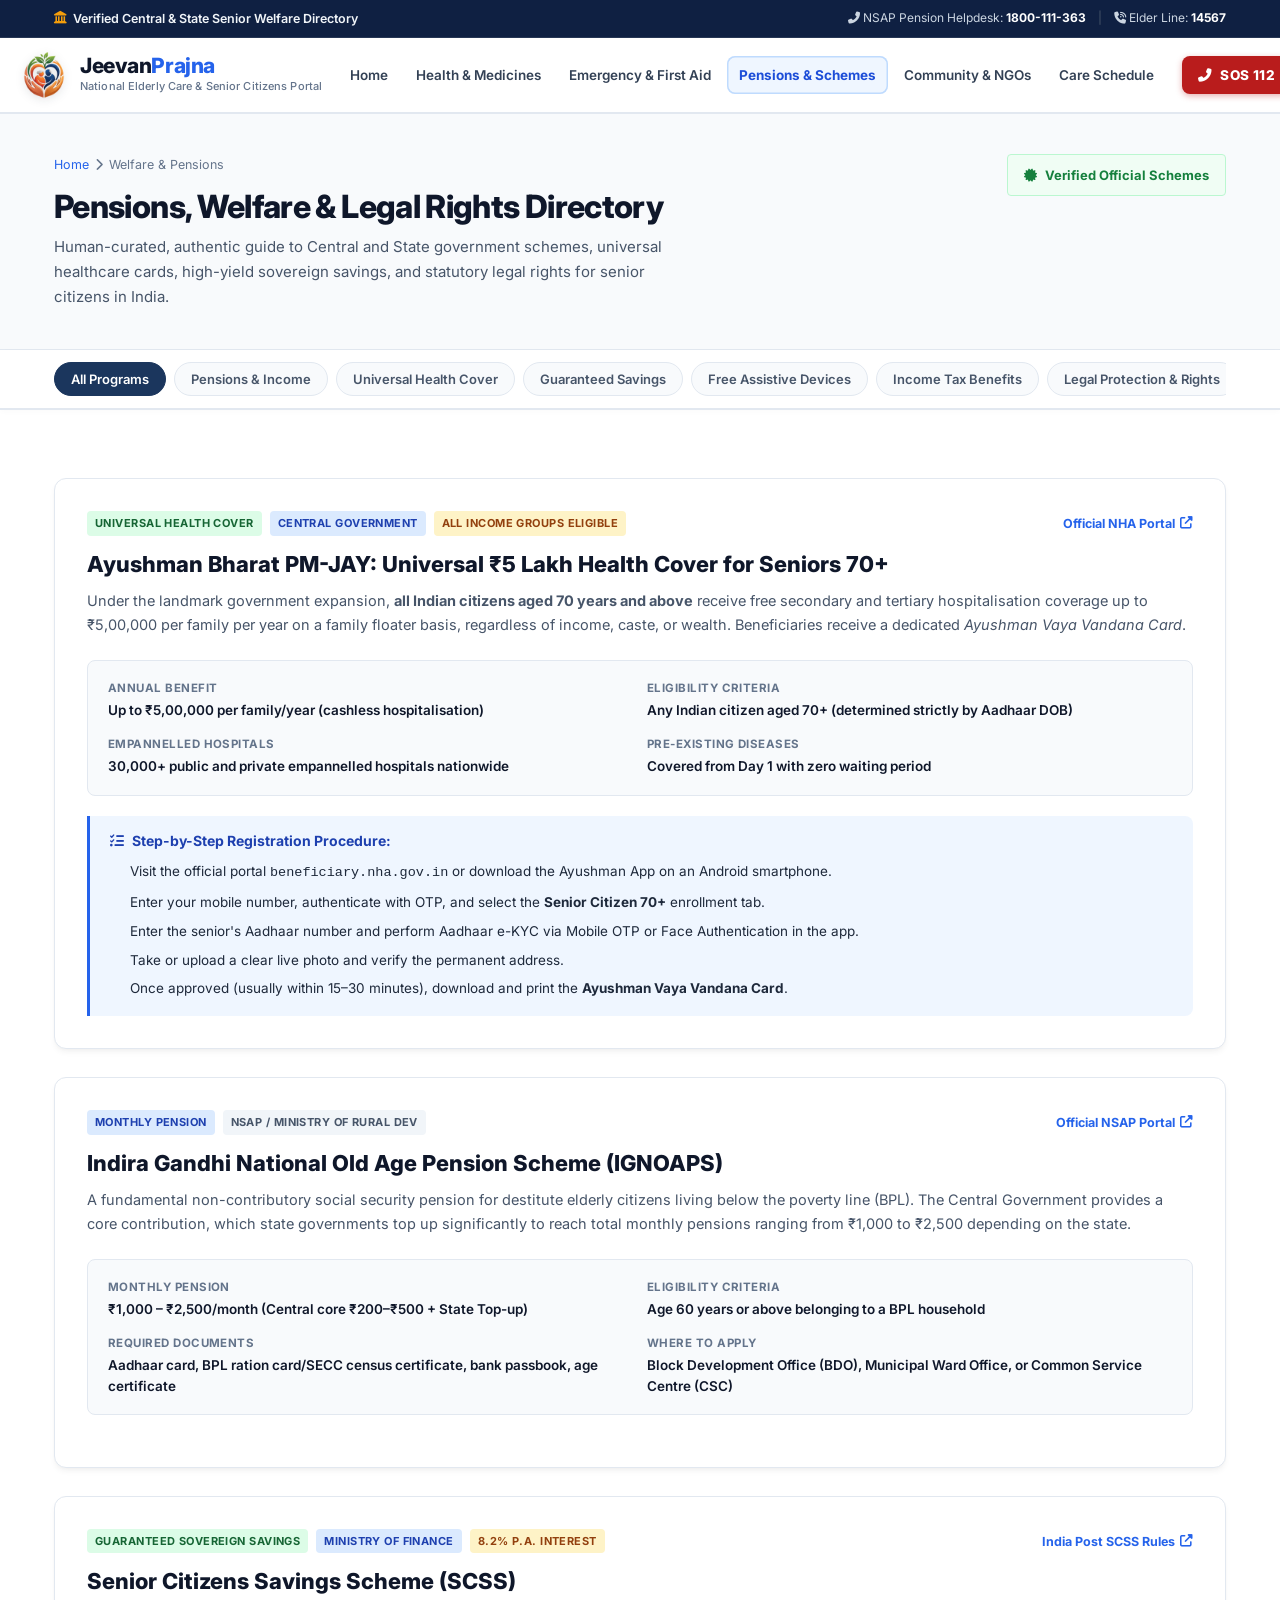
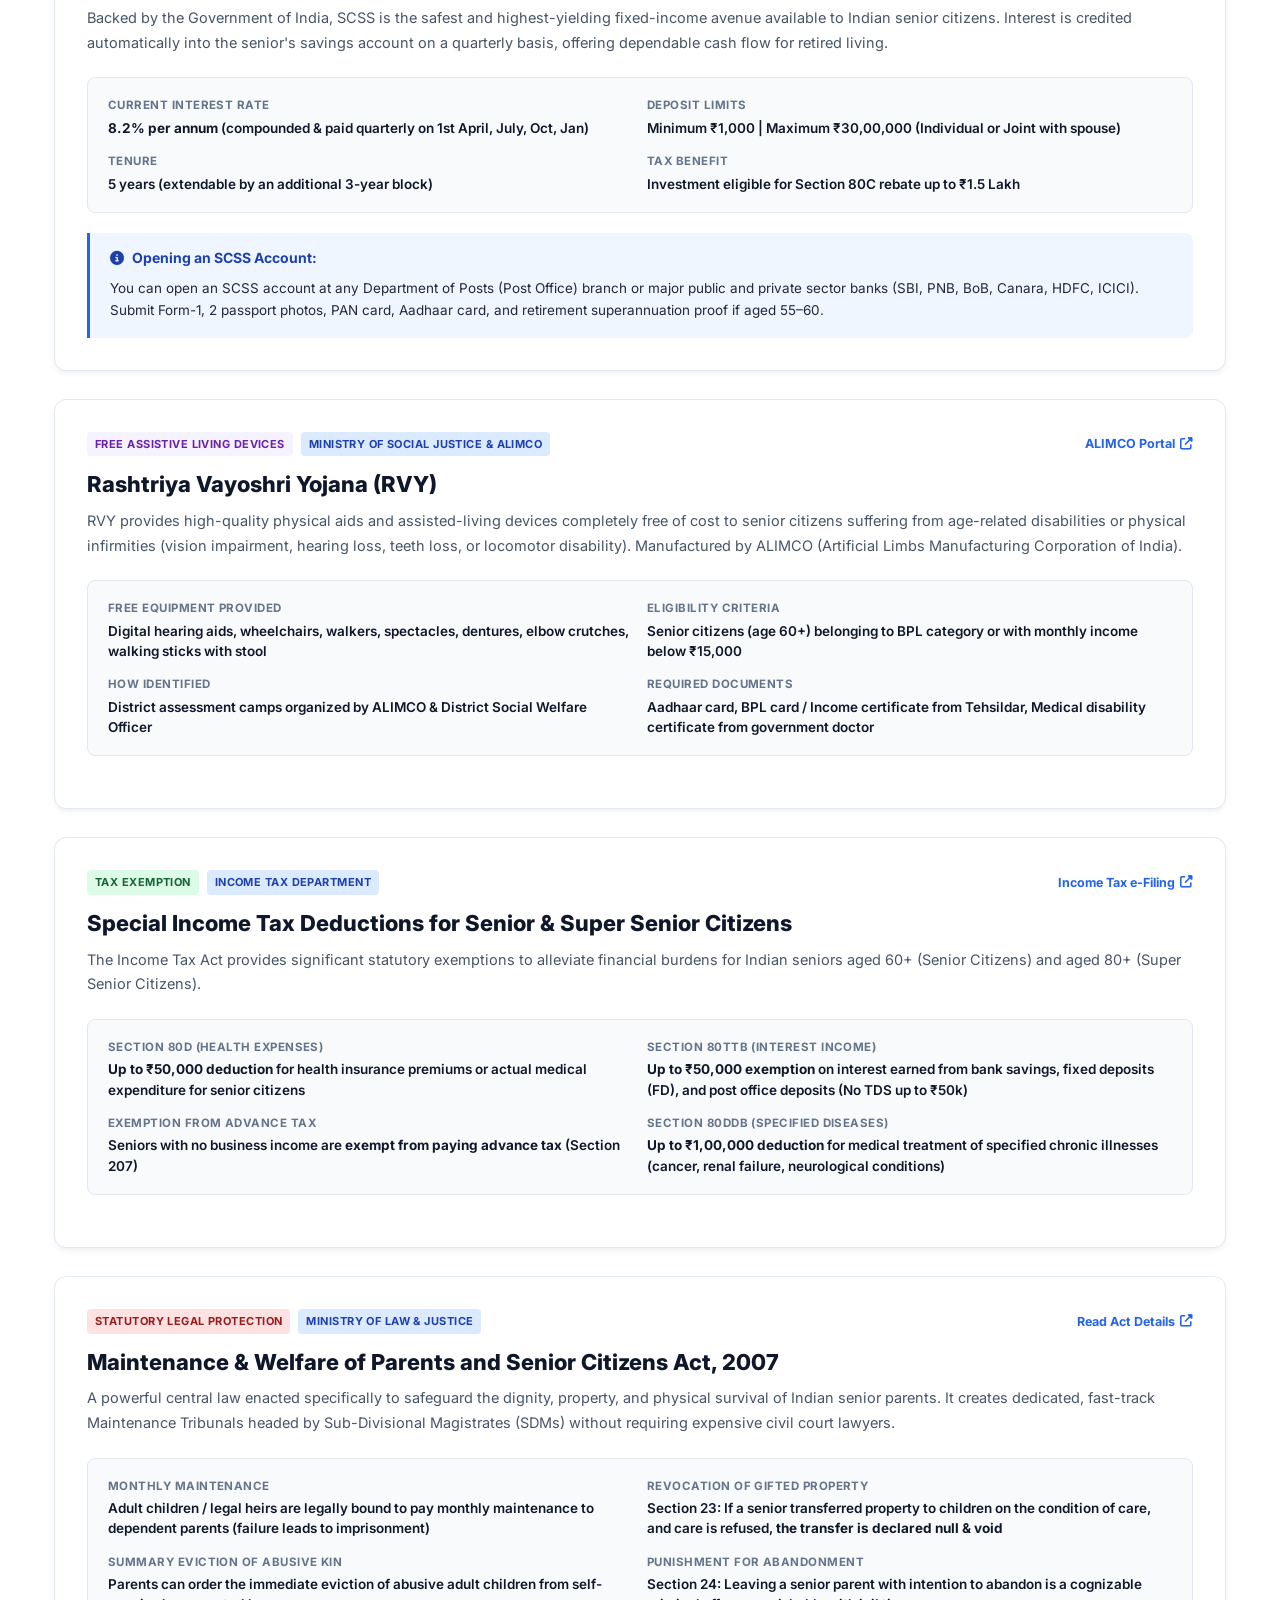
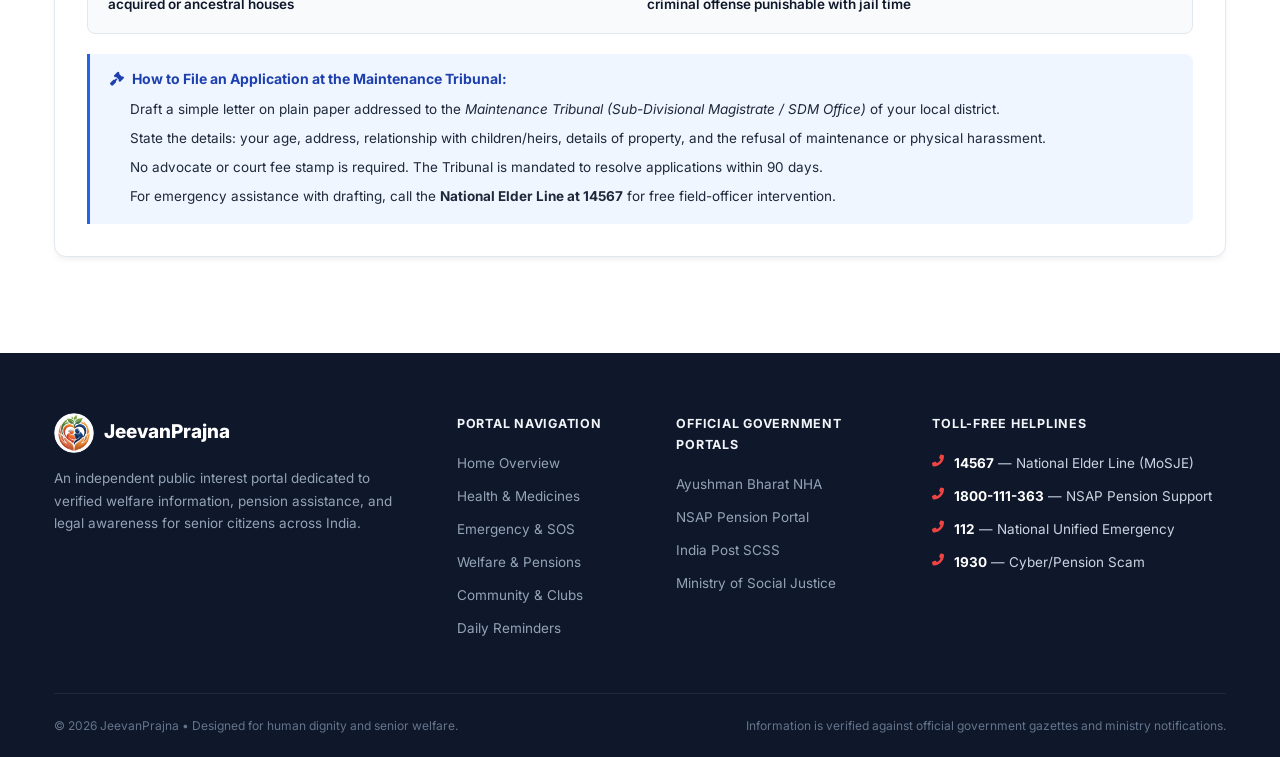
<file: welfare.html>
<!DOCTYPE html>
<html lang="en">
<head>
  <meta charset="UTF-8" />
  <meta name="viewport" content="width=device-width, initial-scale=1.0" />
  <meta name="description" content="JeevanPrajna Senior Welfare & Pension Directory — Comprehensive, human-verified guide to IGNOAPS, SCSS 8.2% savings, Ayushman Bharat 70+ ₹5 Lakh cover, Rashtriya Vayoshri Yojana, tax deductions, and legal rights under the Maintenance of Parents Act." />
  <title>Pensions & Welfare Schemes Guide | JeevanPrajna</title>
  <link rel="icon" type="image/png" href="assets/favicon.png" />
  <link rel="preconnect" href="https://fonts.googleapis.com" />
  <link rel="preconnect" href="https://fonts.gstatic.com" crossorigin />
  <link href="https://fonts.googleapis.com/css2?family=Inter:wght@400;500;600;700;800&family=Merriweather:ital,wght@0,400;0,700;1,400&display=swap" rel="stylesheet" />
  <link rel="stylesheet" href="css/style.css" />
  <link rel="stylesheet" href="css/welfare.css" />
  <link rel="stylesheet" href="https://cdnjs.cloudflare.com/ajax/libs/font-awesome/6.5.0/css/all.min.css" />
</head>
<body>

  <!-- Top Institutional Bar -->
  <div class="institutional-bar">
    <div class="container">
      <div class="inst-inner">
        <div class="inst-left">
          <span class="inst-flag"><i class="fas fa-landmark"></i> Verified Central & State Senior Welfare Directory</span>
        </div>
        <div class="inst-right">
          <span class="inst-contact"><i class="fas fa-phone-alt"></i> NSAP Pension Helpdesk: <strong>1800-111-363</strong></span>
          <span class="inst-divider">|</span>
          <span class="inst-contact"><i class="fas fa-phone-volume"></i> Elder Line: <strong>14567</strong></span>
        </div>
      </div>
    </div>
  </div>

  <!-- Header / Navbar -->
  <header class="navbar" id="navbar">
    <div class="container">
      <div class="nav-inner">
        <a href="index.html" class="brand">
          <img src="assets/logo.png" alt="JeevanPrajna Official Logo" class="brand-logo-img" width="48" height="48" />
          <div>
            <div class="brand-name">Jeevan<span>Prajna</span></div>
            <div class="brand-tagline">National Elderly Care & Senior Citizens Portal</div>
          </div>
        </a>

        <nav>
          <ul class="nav-links" id="navLinks">
            <li><a href="index.html" class="nav-link">Home</a></li>
            <li><a href="health.html" class="nav-link">Health & Medicines</a></li>
            <li><a href="emergency.html" class="nav-link">Emergency & First Aid</a></li>
            <li><a href="welfare.html" class="nav-link active">Pensions & Schemes</a></li>
            <li><a href="community.html" class="nav-link">Community & NGOs</a></li>
            <li><a href="reminders.html" class="nav-link">Care Schedule</a></li>
          </ul>
        </nav>

        <div class="nav-actions">
          <a href="emergency.html" class="btn-sos" id="sosBtnNav"><i class="fas fa-phone-alt"></i> SOS 112</a>
          <button class="nav-toggle" id="navToggle" aria-label="Toggle navigation"><i class="fas fa-bars"></i></button>
        </div>
      </div>
    </div>
  </header>

  <!-- Page Header -->
  <div class="page-header">
    <div class="container">
      <div class="page-header-inner">
        <div>
          <div class="breadcrumb"><a href="index.html">Home</a> <i class="fas fa-chevron-right"></i> Welfare & Pensions</div>
          <h1 class="page-title">Pensions, Welfare & Legal Rights Directory</h1>
          <p class="page-desc">Human-curated, authentic guide to Central and State government schemes, universal healthcare cards, high-yield sovereign savings, and statutory legal rights for senior citizens in India.</p>
        </div>
        <div class="page-header-badge">
          <i class="fas fa-certificate"></i> Verified Official Schemes
        </div>
      </div>
    </div>
  </div>

  <!-- Category Filter Bar -->
  <div class="scheme-tabs-bar">
    <div class="container">
      <div class="scheme-tabs">
        <button type="button" class="scheme-tab active" onclick="filterSchemes('all')">All Programs</button>
        <button type="button" class="scheme-tab" onclick="filterSchemes('pension')">Pensions & Income</button>
        <button type="button" class="scheme-tab" onclick="filterSchemes('health')">Universal Health Cover</button>
        <button type="button" class="scheme-tab" onclick="filterSchemes('savings')">Guaranteed Savings</button>
        <button type="button" class="scheme-tab" onclick="filterSchemes('aids')">Free Assistive Devices</button>
        <button type="button" class="scheme-tab" onclick="filterSchemes('tax')">Income Tax Benefits</button>
        <button type="button" class="scheme-tab" onclick="filterSchemes('legal')">Legal Protection & Rights</button>
      </div>
    </div>
  </div>

  <!-- Schemes Directory -->
  <section class="section" id="schemes-list">
    <div class="container">

      <!-- 1. Ayushman Bharat 70+ Universal Cover -->
      <div class="scheme-detail-card" data-category="health" id="pmjay">
        <div class="scheme-dc-header">
          <div class="scheme-dc-badges">
            <span class="badge badge-green">Universal Health Cover</span>
            <span class="badge badge-blue">Central Government</span>
            <span class="badge badge-amber">All Income Groups Eligible</span>
          </div>
          <a href="https://beneficiary.nha.gov.in" target="_blank" rel="noopener" class="scheme-official-link">
            Official NHA Portal <i class="fas fa-external-link-alt"></i>
          </a>
        </div>
        <h2 class="scheme-dc-name">Ayushman Bharat PM-JAY: Universal ₹5 Lakh Health Cover for Seniors 70+</h2>
        <p class="scheme-dc-desc">
          Under the landmark government expansion, <strong>all Indian citizens aged 70 years and above</strong> receive free secondary and tertiary hospitalisation coverage up to ₹5,00,000 per family per year on a family floater basis, regardless of income, caste, or wealth. Beneficiaries receive a dedicated <em>Ayushman Vaya Vandana Card</em>.
        </p>

        <div class="scheme-dc-grid">
          <div class="scheme-dc-block">
            <div class="scheme-dc-label">Annual Benefit</div>
            <div class="scheme-dc-value">Up to ₹5,00,000 per family/year (cashless hospitalisation)</div>
          </div>
          <div class="scheme-dc-block">
            <div class="scheme-dc-label">Eligibility Criteria</div>
            <div class="scheme-dc-value">Any Indian citizen aged 70+ (determined strictly by Aadhaar DOB)</div>
          </div>
          <div class="scheme-dc-block">
            <div class="scheme-dc-label">Empannelled Hospitals</div>
            <div class="scheme-dc-value">30,000+ public and private empannelled hospitals nationwide</div>
          </div>
          <div class="scheme-dc-block">
            <div class="scheme-dc-label">Pre-Existing Diseases</div>
            <div class="scheme-dc-value">Covered from Day 1 with zero waiting period</div>
          </div>
        </div>

        <div class="scheme-steps-box">
          <h4><i class="fas fa-list-check"></i> Step-by-Step Registration Procedure:</h4>
          <ol>
            <li>Visit the official portal <code>beneficiary.nha.gov.in</code> or download the Ayushman App on an Android smartphone.</li>
            <li>Enter your mobile number, authenticate with OTP, and select the <strong>Senior Citizen 70+</strong> enrollment tab.</li>
            <li>Enter the senior's Aadhaar number and perform Aadhaar e-KYC via Mobile OTP or Face Authentication in the app.</li>
            <li>Take or upload a clear live photo and verify the permanent address.</li>
            <li>Once approved (usually within 15–30 minutes), download and print the <strong>Ayushman Vaya Vandana Card</strong>.</li>
          </ol>
        </div>
      </div>

      <!-- 2. IGNOAPS -->
      <div class="scheme-detail-card" data-category="pension" id="ignoaps">
        <div class="scheme-dc-header">
          <div class="scheme-dc-badges">
            <span class="badge badge-blue">Monthly Pension</span>
            <span class="badge badge-gray">NSAP / Ministry of Rural Dev</span>
          </div>
          <a href="https://nsap.nic.in" target="_blank" rel="noopener" class="scheme-official-link">
            Official NSAP Portal <i class="fas fa-external-link-alt"></i>
          </a>
        </div>
        <h2 class="scheme-dc-name">Indira Gandhi National Old Age Pension Scheme (IGNOAPS)</h2>
        <p class="scheme-dc-desc">
          A fundamental non-contributory social security pension for destitute elderly citizens living below the poverty line (BPL). The Central Government provides a core contribution, which state governments top up significantly to reach total monthly pensions ranging from ₹1,000 to ₹2,500 depending on the state.
        </p>

        <div class="scheme-dc-grid">
          <div class="scheme-dc-block">
            <div class="scheme-dc-label">Monthly Pension</div>
            <div class="scheme-dc-value">₹1,000 – ₹2,500/month (Central core ₹200–₹500 + State Top-up)</div>
          </div>
          <div class="scheme-dc-block">
            <div class="scheme-dc-label">Eligibility Criteria</div>
            <div class="scheme-dc-value">Age 60 years or above belonging to a BPL household</div>
          </div>
          <div class="scheme-dc-block">
            <div class="scheme-dc-label">Required Documents</div>
            <div class="scheme-dc-value">Aadhaar card, BPL ration card/SECC census certificate, bank passbook, age certificate</div>
          </div>
          <div class="scheme-dc-block">
            <div class="scheme-dc-label">Where to Apply</div>
            <div class="scheme-dc-value">Block Development Office (BDO), Municipal Ward Office, or Common Service Centre (CSC)</div>
          </div>
        </div>
      </div>

      <!-- 3. SCSS (Senior Citizen Savings Scheme) -->
      <div class="scheme-detail-card" data-category="savings" id="scss">
        <div class="scheme-dc-header">
          <div class="scheme-dc-badges">
            <span class="badge badge-green">Guaranteed Sovereign Savings</span>
            <span class="badge badge-blue">Ministry of Finance</span>
            <span class="badge badge-amber">8.2% p.a. Interest</span>
          </div>
          <a href="https://www.indiapost.gov.in" target="_blank" rel="noopener" class="scheme-official-link">
            India Post SCSS Rules <i class="fas fa-external-link-alt"></i>
          </a>
        </div>
        <h2 class="scheme-dc-name">Senior Citizens Savings Scheme (SCSS)</h2>
        <p class="scheme-dc-desc">
          Backed by the Government of India, SCSS is the safest and highest-yielding fixed-income avenue available to Indian senior citizens. Interest is credited automatically into the senior's savings account on a quarterly basis, offering dependable cash flow for retired living.
        </p>

        <div class="scheme-dc-grid">
          <div class="scheme-dc-block">
            <div class="scheme-dc-label">Current Interest Rate</div>
            <div class="scheme-dc-value"><strong>8.2% per annum</strong> (compounded & paid quarterly on 1st April, July, Oct, Jan)</div>
          </div>
          <div class="scheme-dc-block">
            <div class="scheme-dc-label">Deposit Limits</div>
            <div class="scheme-dc-value">Minimum ₹1,000 | Maximum ₹30,00,000 (Individual or Joint with spouse)</div>
          </div>
          <div class="scheme-dc-block">
            <div class="scheme-dc-label">Tenure</div>
            <div class="scheme-dc-value">5 years (extendable by an additional 3-year block)</div>
          </div>
          <div class="scheme-dc-block">
            <div class="scheme-dc-label">Tax Benefit</div>
            <div class="scheme-dc-value">Investment eligible for Section 80C rebate up to ₹1.5 Lakh</div>
          </div>
        </div>

        <div class="scheme-steps-box">
          <h4><i class="fas fa-info-circle"></i> Opening an SCSS Account:</h4>
          <p>You can open an SCSS account at any Department of Posts (Post Office) branch or major public and private sector banks (SBI, PNB, BoB, Canara, HDFC, ICICI). Submit Form-1, 2 passport photos, PAN card, Aadhaar card, and retirement superannuation proof if aged 55–60.</p>
        </div>
      </div>

      <!-- 4. Rashtriya Vayoshri Yojana (RVY) -->
      <div class="scheme-detail-card" data-category="aids" id="rvy">
        <div class="scheme-dc-header">
          <div class="scheme-dc-badges">
            <span class="badge badge-purple">Free Assistive Living Devices</span>
            <span class="badge badge-blue">Ministry of Social Justice & ALIMCO</span>
          </div>
          <a href="https://alimco.in" target="_blank" rel="noopener" class="scheme-official-link">
            ALIMCO Portal <i class="fas fa-external-link-alt"></i>
          </a>
        </div>
        <h2 class="scheme-dc-name">Rashtriya Vayoshri Yojana (RVY)</h2>
        <p class="scheme-dc-desc">
          RVY provides high-quality physical aids and assisted-living devices completely free of cost to senior citizens suffering from age-related disabilities or physical infirmities (vision impairment, hearing loss, teeth loss, or locomotor disability). Manufactured by ALIMCO (Artificial Limbs Manufacturing Corporation of India).
        </p>

        <div class="scheme-dc-grid">
          <div class="scheme-dc-block">
            <div class="scheme-dc-label">Free Equipment Provided</div>
            <div class="scheme-dc-value">Digital hearing aids, wheelchairs, walkers, spectacles, dentures, elbow crutches, walking sticks with stool</div>
          </div>
          <div class="scheme-dc-block">
            <div class="scheme-dc-label">Eligibility Criteria</div>
            <div class="scheme-dc-value">Senior citizens (age 60+) belonging to BPL category or with monthly income below ₹15,000</div>
          </div>
          <div class="scheme-dc-block">
            <div class="scheme-dc-label">How Identified</div>
            <div class="scheme-dc-value">District assessment camps organized by ALIMCO & District Social Welfare Officer</div>
          </div>
          <div class="scheme-dc-block">
            <div class="scheme-dc-label">Required Documents</div>
            <div class="scheme-dc-value">Aadhaar card, BPL card / Income certificate from Tehsildar, Medical disability certificate from government doctor</div>
          </div>
        </div>
      </div>

      <!-- 5. Income Tax Benefits for Seniors -->
      <div class="scheme-detail-card" data-category="tax" id="tax-benefits">
        <div class="scheme-dc-header">
          <div class="scheme-dc-badges">
            <span class="badge badge-green">Tax Exemption</span>
            <span class="badge badge-blue">Income Tax Department</span>
          </div>
          <a href="https://incometax.gov.in" target="_blank" rel="noopener" class="scheme-official-link">
            Income Tax e-Filing <i class="fas fa-external-link-alt"></i>
          </a>
        </div>
        <h2 class="scheme-dc-name">Special Income Tax Deductions for Senior & Super Senior Citizens</h2>
        <p class="scheme-dc-desc">
          The Income Tax Act provides significant statutory exemptions to alleviate financial burdens for Indian seniors aged 60+ (Senior Citizens) and aged 80+ (Super Senior Citizens).
        </p>

        <div class="scheme-dc-grid">
          <div class="scheme-dc-block">
            <div class="scheme-dc-label">Section 80D (Health Expenses)</div>
            <div class="scheme-dc-value"><strong>Up to ₹50,000 deduction</strong> for health insurance premiums or actual medical expenditure for senior citizens</div>
          </div>
          <div class="scheme-dc-block">
            <div class="scheme-dc-label">Section 80TTB (Interest Income)</div>
            <div class="scheme-dc-value"><strong>Up to ₹50,000 exemption</strong> on interest earned from bank savings, fixed deposits (FD), and post office deposits (No TDS up to ₹50k)</div>
          </div>
          <div class="scheme-dc-block">
            <div class="scheme-dc-label">Exemption from Advance Tax</div>
            <div class="scheme-dc-value">Seniors with no business income are <strong>exempt from paying advance tax</strong> (Section 207)</div>
          </div>
          <div class="scheme-dc-block">
            <div class="scheme-dc-label">Section 80DDB (Specified Diseases)</div>
            <div class="scheme-dc-value"><strong>Up to ₹1,00,000 deduction</strong> for medical treatment of specified chronic illnesses (cancer, renal failure, neurological conditions)</div>
          </div>
        </div>
      </div>

      <!-- 6. Legal Rights: Maintenance of Parents Act -->
      <div class="scheme-detail-card" data-category="legal" id="legal">
        <div class="scheme-dc-header">
          <div class="scheme-dc-badges">
            <span class="badge badge-red">Statutory Legal Protection</span>
            <span class="badge badge-blue">Ministry of Law & Justice</span>
          </div>
          <a href="https://socialjustice.gov.in" target="_blank" rel="noopener" class="scheme-official-link">
            Read Act Details <i class="fas fa-external-link-alt"></i>
          </a>
        </div>
        <h2 class="scheme-dc-name">Maintenance & Welfare of Parents and Senior Citizens Act, 2007</h2>
        <p class="scheme-dc-desc">
          A powerful central law enacted specifically to safeguard the dignity, property, and physical survival of Indian senior parents. It creates dedicated, fast-track Maintenance Tribunals headed by Sub-Divisional Magistrates (SDMs) without requiring expensive civil court lawyers.
        </p>

        <div class="scheme-dc-grid">
          <div class="scheme-dc-block">
            <div class="scheme-dc-label">Monthly Maintenance</div>
            <div class="scheme-dc-value">Adult children / legal heirs are legally bound to pay monthly maintenance to dependent parents (failure leads to imprisonment)</div>
          </div>
          <div class="scheme-dc-block">
            <div class="scheme-dc-label">Revocation of Gifted Property</div>
            <div class="scheme-dc-value">Section 23: If a senior transferred property to children on the condition of care, and care is refused, <strong>the transfer is declared null & void</strong></div>
          </div>
          <div class="scheme-dc-block">
            <div class="scheme-dc-label">Summary Eviction of Abusive Kin</div>
            <div class="scheme-dc-value">Parents can order the immediate eviction of abusive adult children from self-acquired or ancestral houses</div>
          </div>
          <div class="scheme-dc-block">
            <div class="scheme-dc-label">Punishment for Abandonment</div>
            <div class="scheme-dc-value">Section 24: Leaving a senior parent with intention to abandon is a cognizable criminal offense punishable with jail time</div>
          </div>
        </div>

        <div class="scheme-steps-box">
          <h4><i class="fas fa-gavel"></i> How to File an Application at the Maintenance Tribunal:</h4>
          <ol>
            <li>Draft a simple letter on plain paper addressed to the <em>Maintenance Tribunal (Sub-Divisional Magistrate / SDM Office)</em> of your local district.</li>
            <li>State the details: your age, address, relationship with children/heirs, details of property, and the refusal of maintenance or physical harassment.</li>
            <li>No advocate or court fee stamp is required. The Tribunal is mandated to resolve applications within 90 days.</li>
            <li>For emergency assistance with drafting, call the <strong>National Elder Line at 14567</strong> for free field-officer intervention.</li>
          </ol>
        </div>
      </div>

    </div>
  </section>

  <!-- Footer -->
  <footer class="footer">
    <div class="container">
      <div class="footer-grid">
        <div>
          <div class="footer-brand-logo">
            <img src="assets/logo-footer.png" alt="JeevanPrajna Official Logo" class="footer-logo-img" width="40" height="40" />
            <span>JeevanPrajna</span>
          </div>
          <p class="footer-brand-desc">An independent public interest portal dedicated to verified welfare information, pension assistance, and legal awareness for senior citizens across India.</p>
        </div>
        <div>
          <div class="footer-col-title">Portal Navigation</div>
          <ul class="footer-links-list">
            <li><a href="index.html">Home Overview</a></li>
            <li><a href="health.html">Health & Medicines</a></li>
            <li><a href="emergency.html">Emergency & SOS</a></li>
            <li><a href="welfare.html">Welfare & Pensions</a></li>
            <li><a href="community.html">Community & Clubs</a></li>
            <li><a href="reminders.html">Daily Reminders</a></li>
          </ul>
        </div>
        <div>
          <div class="footer-col-title">Official Government Portals</div>
          <ul class="footer-links-list">
            <li><a href="https://beneficiary.nha.gov.in" target="_blank" rel="noopener">Ayushman Bharat NHA</a></li>
            <li><a href="https://nsap.nic.in" target="_blank" rel="noopener">NSAP Pension Portal</a></li>
            <li><a href="https://indiapost.gov.in" target="_blank" rel="noopener">India Post SCSS</a></li>
            <li><a href="https://socialjustice.gov.in" target="_blank" rel="noopener">Ministry of Social Justice</a></li>
          </ul>
        </div>
        <div>
          <div class="footer-col-title">Toll-Free Helplines</div>
          <div class="footer-contact-item"><i class="fas fa-phone-alt"></i> <span><strong>14567</strong> — National Elder Line (MoSJE)</span></div>
          <div class="footer-contact-item"><i class="fas fa-phone-alt"></i> <span><strong>1800-111-363</strong> — NSAP Pension Support</span></div>
          <div class="footer-contact-item"><i class="fas fa-phone-alt"></i> <span><strong>112</strong> — National Unified Emergency</span></div>
          <div class="footer-contact-item"><i class="fas fa-phone-alt"></i> <span><strong>1930</strong> — Cyber/Pension Scam</span></div>
        </div>
      </div>
      <div class="footer-bottom">
        <span>&copy; 2026 JeevanPrajna &bull; Designed for human dignity and senior welfare.</span>
        <span>Information is verified against official government gazettes and ministry notifications.</span>
      </div>
    </div>
  </footer>

  <script src="js/main.js"></script>
  <script src="js/welfare.js"></script>
</body>
</html>
</file>
<file: css/style.css>
/* ============================================================
   JeevanPrajna — Master Portal Stylesheet
   Human-Designed, Professional Senior Citizen Welfare Platform
   Aligned with ICMR, MoHFW, and National Social Assistance Guidelines
   ============================================================ */

/* ─── DESIGN TOKENS ──────────────────────────────────────── */
:root {
  --primary: #1b365d;        /* Deep Sovereign Navy */
  --primary-dark: #0f2042;
  --primary-light: #2563eb;
  --secondary: #d97706;      /* Deep Warm Amber */
  --danger: #b91c1c;         /* Crimson Emergency Red */
  --danger-light: #fef2f2;
  --success: #15803d;        /* Botanical Forest Green */
  --success-light: #f0fdf4;
  --slate-dark: #0f172a;
  --slate-body: #334155;
  --slate-muted: #64748b;
  --slate-border: #e2e8f0;
  --bg-page: #ffffff;
  --bg-gray: #f8fafc;
  --bg-card: #ffffff;
  
  --shadow-subtle: 0 1px 3px rgba(0, 0, 0, 0.05), 0 1px 2px rgba(0, 0, 0, 0.03);
  --shadow-card: 0 4px 6px -1px rgba(0, 0, 0, 0.05), 0 2px 4px -2px rgba(0, 0, 0, 0.03);
  --shadow-hover: 0 10px 15px -3px rgba(15, 23, 42, 0.08), 0 4px 6px -4px rgba(15, 23, 42, 0.03);
  
  --radius-sm: 4px;
  --radius-md: 8px;
  --radius-lg: 12px;
}

/* ─── RESET & FOUNDATION ─────────────────────────────────── */
*, *::before, *::after {
  box-sizing: border-box;
  margin: 0;
  padding: 0;
}

html {
  scroll-behavior: smooth;
  font-size: 16px;
}

body {
  font-family: 'Inter', system-ui, -apple-system, BlinkMacSystemFont, 'Segoe UI', Roboto, sans-serif;
  font-size: 1rem;
  line-height: 1.7;
  color: var(--slate-body);
  background-color: var(--bg-page);
  -webkit-font-smoothing: antialiased;
}

a {
  color: var(--primary-light);
  text-decoration: none;
  transition: color 0.15s ease;
}
a:hover {
  text-decoration: underline;
}

img {
  max-width: 100%;
  height: auto;
  display: block;
}

ul, ol {
  list-style: none;
  padding: 0;
  margin: 0;
}

button, input, select, textarea {
  font-family: inherit;
  font-size: inherit;
}

h1, h2, h3, h4, h5, h6 {
  font-weight: 700;
  line-height: 1.3;
  color: var(--slate-dark);
}

.container {
  max-width: 1220px;
  margin: 0 auto;
  padding: 0 24px;
}

/* ─── TOP INSTITUTIONAL BAR ──────────────────────────────── */
.institutional-bar {
  background: var(--primary-dark);
  color: #cbd5e1;
  font-size: 12.5px;
  border-bottom: 1px solid rgba(255, 255, 255, 0.1);
  padding: 8px 0;
}

.inst-inner {
  display: flex;
  align-items: center;
  justify-content: space-between;
  flex-wrap: wrap;
  gap: 12px;
}

.inst-left {
  display: flex;
  align-items: center;
  gap: 8px;
}

.inst-flag {
  display: inline-flex;
  align-items: center;
  gap: 6px;
  font-weight: 600;
  color: #f1f5f9;
}
.inst-flag i {
  color: #f59e0b;
}

.inst-right {
  display: flex;
  align-items: center;
  gap: 12px;
  font-size: 12px;
}

.inst-contact strong {
  color: #ffffff;
}

.inst-divider {
  color: #475569;
}

/* ─── NAVBAR ─────────────────────────────────────────────── */
.navbar {
  background: #ffffff;
  border-bottom: 2px solid var(--slate-border);
  position: sticky;
  top: 0;
  z-index: 500;
  box-shadow: 0 2px 8px rgba(0, 0, 0, 0.03);
}

.navbar .container {
  max-width: 1380px;
  padding: 0 20px;
}

.nav-inner {
  display: flex;
  align-items: center;
  justify-content: space-between;
  height: 74px;
  gap: 16px;
}

.brand {
  display: flex;
  align-items: center;
  gap: 12px;
  text-decoration: none;
  flex-shrink: 0;
}
.brand:hover {
  text-decoration: none;
}

.brand-logo-img {
  width: 48px;
  height: 48px;
  object-fit: contain;
  display: block;
  flex-shrink: 0;
  transition: transform 0.2s ease;
  filter: drop-shadow(0 2px 5px rgba(15, 23, 42, 0.12));
}
.brand:hover .brand-logo-img {
  transform: scale(1.05);
}

.brand-logo {
  width: 44px;
  height: 44px;
  border-radius: 10px;
  display: flex;
  align-items: center;
  justify-content: center;
  flex-shrink: 0;
}

.brand-name {
  font-size: 21px;
  font-weight: 800;
  color: var(--slate-dark);
  line-height: 1.1;
  letter-spacing: -0.02em;
  white-space: nowrap;
}

.brand-name span {
  color: var(--primary-light);
}

.brand-tagline {
  font-size: 11px;
  color: var(--slate-muted);
  font-weight: 500;
  letter-spacing: 0.01em;
  white-space: nowrap;
}

.nav-links {
  display: flex;
  align-items: center;
  gap: 4px;
  margin: 0;
  padding: 0;
  list-style: none;
}

.nav-link {
  display: inline-flex;
  align-items: center;
  justify-content: center;
  height: 38px;
  padding: 0 12px;
  font-size: 13.5px;
  font-weight: 600;
  color: #334155;
  border-radius: 8px;
  text-decoration: none;
  white-space: nowrap;
  line-height: 1;
  transition: all 0.15s ease;
}

.nav-link:hover {
  color: var(--primary);
  background: #f1f5f9;
  text-decoration: none;
}

.nav-link.active {
  color: #1d4ed8;
  background: #eff6ff;
  font-weight: 700;
  box-shadow: inset 0 0 0 1.5px #bfdbfe;
}

.nav-actions {
  display: flex;
  align-items: center;
  gap: 10px;
  flex-shrink: 0;
}

.btn-sos {
  display: inline-flex;
  align-items: center;
  justify-content: center;
  gap: 8px;
  height: 38px;
  background: var(--danger);
  color: #ffffff;
  padding: 0 16px;
  font-size: 13.5px;
  font-weight: 800;
  border-radius: 8px;
  text-decoration: none;
  border: none;
  cursor: pointer;
  box-shadow: 0 2px 6px rgba(185, 28, 28, 0.35);
  white-space: nowrap;
  transition: background 0.15s ease, transform 0.15s ease;
  letter-spacing: 0.03em;
}
.btn-sos:hover {
  background: #991b1b;
  text-decoration: none;
  color: #ffffff;
  transform: translateY(-1px);
}

.nav-toggle {
  display: none;
  align-items: center;
  justify-content: center;
  width: 38px;
  height: 38px;
  background: none;
  border: 1px solid var(--slate-border);
  border-radius: 8px;
  color: #334155;
  font-size: 17px;
  cursor: pointer;
  transition: background 0.15s ease;
}
.nav-toggle:hover {
  background: #f1f5f9;
}

/* ─── EMERGENCY TICKER ───────────────────────────────────── */
.helplines-strip {
  background: var(--danger-light);
  border-bottom: 1px solid #fecaca;
  padding: 10px 0;
}

.helplines-scroll {
  display: flex;
  align-items: center;
  gap: 10px;
  overflow-x: auto;
  scrollbar-width: none;
}
.helplines-scroll::-webkit-scrollbar {
  display: none;
}

.hl-tag {
  font-size: 11.5px;
  font-weight: 800;
  color: var(--danger);
  text-transform: uppercase;
  letter-spacing: 0.05em;
  padding-right: 12px;
  border-right: 1px solid #fca5a5;
  white-space: nowrap;
  flex-shrink: 0;
}

.hl-chip {
  display: inline-flex;
  align-items: center;
  gap: 8px;
  background: #ffffff;
  border: 1px solid #fecaca;
  border-radius: var(--radius-sm);
  padding: 6px 12px;
  font-size: 12.5px;
  color: #1e293b;
  text-decoration: none;
  white-space: nowrap;
  flex-shrink: 0;
  transition: border-color 0.15s ease, background 0.15s ease;
}
.hl-chip:hover {
  background: #fff5f5;
  border-color: var(--danger);
  text-decoration: none;
}

.hl-chip-num {
  font-size: 14px;
  font-weight: 800;
  color: var(--danger);
}

.hl-chip-call {
  background: #fee2e2;
  color: #991b1b;
  font-size: 10px;
  font-weight: 800;
  padding: 2px 6px;
  border-radius: 3px;
  text-transform: uppercase;
}

/* ─── HERO SECTION ───────────────────────────────────────── */
.hero {
  background: linear-gradient(180deg, #f8fafc 0%, #ffffff 100%);
  border-bottom: 1px solid var(--slate-border);
  padding: 60px 0 68px;
}

.hero-inner {
  display: grid;
  grid-template-columns: 1.15fr 0.85fr;
  gap: 48px;
  align-items: center;
}

.hero-eyebrow {
  display: inline-flex;
  align-items: center;
  gap: 8px;
  background: #eff6ff;
  border: 1px solid #bfdbfe;
  color: #1d4ed8;
  font-size: 12.5px;
  font-weight: 700;
  padding: 5px 14px;
  border-radius: 20px;
  margin-bottom: 18px;
  text-transform: uppercase;
  letter-spacing: 0.04em;
}

.hero-h1 {
  font-size: 38px;
  font-weight: 800;
  line-height: 1.22;
  color: var(--slate-dark);
  letter-spacing: -0.02em;
  margin-bottom: 18px;
}
.hero-h1 span {
  color: var(--primary);
  display: block;
}

.hero-desc {
  font-size: 15.5px;
  color: #475569;
  line-height: 1.75;
  margin-bottom: 30px;
  max-width: 600px;
}

.hero-ctas {
  display: flex;
  align-items: center;
  gap: 14px;
  flex-wrap: wrap;
  margin-bottom: 40px;
}

.hero-stats {
  display: grid;
  grid-template-columns: repeat(3, 1fr);
  gap: 18px;
  padding-top: 28px;
  border-top: 1px solid var(--slate-border);
}

.stat-card {
  display: flex;
  flex-direction: column;
}

.hero-stat-num {
  font-size: 26px;
  font-weight: 800;
  color: var(--primary);
  line-height: 1.1;
}

.hero-stat-label {
  font-size: 12.5px;
  font-weight: 600;
  color: #334155;
  margin-top: 4px;
  line-height: 1.4;
}

.stat-source {
  font-size: 11px;
  color: var(--slate-muted);
  margin-top: 2px;
}

.hero-image-col {
  position: relative;
}

/* ─── SENIOR CITIZENS QUICK ACTION DESK ─────────────────── */
.senior-desk-card {
  background: #ffffff;
  border: 1.5px solid #cbd5e1;
  border-radius: var(--radius-lg);
  box-shadow: 0 12px 30px -4px rgba(15, 23, 42, 0.12), 0 4px 10px rgba(0, 0, 0, 0.04);
  overflow: hidden;
  border-top: 4px solid var(--primary);
}

.sdc-header {
  background: linear-gradient(180deg, #f8fafc 0%, #ffffff 100%);
  padding: 22px 24px 16px;
  border-bottom: 1px solid var(--slate-border);
}

.sdc-badge {
  display: inline-flex;
  align-items: center;
  gap: 6px;
  font-size: 11px;
  font-weight: 800;
  text-transform: uppercase;
  letter-spacing: 0.06em;
  color: var(--primary);
  background: #eff6ff;
  border: 1px solid #bfdbfe;
  padding: 3px 10px;
  border-radius: 4px;
  margin-bottom: 8px;
}

.sdc-title {
  font-size: 19px;
  font-weight: 800;
  color: var(--slate-dark);
  margin-bottom: 4px;
  letter-spacing: -0.01em;
}

.sdc-subtitle {
  font-size: 12.5px;
  color: var(--slate-muted);
}

.sdc-items {
  padding: 12px 16px;
  display: flex;
  flex-direction: column;
  gap: 8px;
}

.sdc-item {
  display: flex;
  align-items: center;
  gap: 14px;
  padding: 12px 14px;
  background: #ffffff;
  border: 1px solid var(--slate-border);
  border-radius: var(--radius-md);
  text-decoration: none;
  transition: all 0.15s ease;
}

.sdc-item:hover {
  background: #f8fafc;
  border-color: #94a3b8;
  transform: translateX(3px);
  text-decoration: none;
}

.sdc-item.emergency:hover {
  background: #fff5f5;
  border-color: #fca5a5;
}

.sdc-icon {
  width: 38px;
  height: 38px;
  border-radius: var(--radius-sm);
  display: flex;
  align-items: center;
  justify-content: center;
  font-size: 16px;
  flex-shrink: 0;
}
.sdc-icon.red { background: #fee2e2; color: var(--danger); }
.sdc-icon.blue { background: #eff6ff; color: var(--primary); }
.sdc-icon.green { background: #dcfce7; color: var(--success); }
.sdc-icon.amber { background: #fef3c7; color: var(--secondary); }
.sdc-icon.purple { background: #f5f3ff; color: #7c3aed; }

.sdc-info {
  flex: 1;
}

.sdc-info strong {
  display: block;
  font-size: 13.5px;
  font-weight: 700;
  color: var(--slate-dark);
  line-height: 1.3;
}

.sdc-info span {
  display: block;
  font-size: 11.5px;
  color: var(--slate-muted);
  line-height: 1.4;
  margin-top: 2px;
}

.sdc-arrow {
  color: #cbd5e1;
  font-size: 13px;
  transition: color 0.15s ease, transform 0.15s ease;
}
.sdc-item:hover .sdc-arrow {
  color: var(--primary);
  transform: translateX(3px);
}

.sdc-footer {
  padding: 12px 16px;
  background: #f8fafc;
  border-top: 1px solid var(--slate-border);
}

.sdc-verified-tag {
  display: flex;
  align-items: center;
  gap: 8px;
  font-size: 11px;
  color: var(--slate-muted);
  line-height: 1.4;
}
.sdc-verified-tag i {
  color: var(--success);
  font-size: 14px;
  flex-shrink: 0;
}

/* ─── SECTION ARCHITECTURE ───────────────────────────────── */
.section {
  padding: 68px 0;
}

.section-gray {
  background-color: var(--bg-gray);
  border-top: 1px solid var(--slate-border);
  border-bottom: 1px solid var(--slate-border);
}

.section-header {
  margin-bottom: 38px;
}

.section-header.center {
  text-align: center;
}

.section-header.flex-between {
  display: flex;
  align-items: flex-end;
  justify-content: space-between;
  gap: 20px;
  flex-wrap: wrap;
}

.section-tag {
  display: inline-block;
  font-size: 12px;
  font-weight: 700;
  text-transform: uppercase;
  letter-spacing: 0.06em;
  color: var(--primary);
  margin-bottom: 8px;
}
.section-tag.green { color: var(--success); }
.section-tag.orange { color: var(--secondary); }
.section-tag.red { color: var(--danger); }

.section-title {
  font-size: 30px;
  font-weight: 800;
  color: var(--slate-dark);
  letter-spacing: -0.02em;
  margin-bottom: 8px;
}

.section-desc {
  font-size: 15px;
  color: var(--slate-muted);
  max-width: 640px;
  line-height: 1.65;
}

.section-header.center .section-desc {
  margin-left: auto;
  margin-right: auto;
}

.view-all {
  font-size: 14px;
  font-weight: 700;
  color: var(--primary-light);
  display: inline-flex;
  align-items: center;
  gap: 6px;
  text-decoration: none;
}
.view-all:hover {
  text-decoration: underline;
}

/* ─── SERVICES GRID ──────────────────────────────────────── */
.services-grid {
  display: grid;
  grid-template-columns: repeat(3, 1fr);
  gap: 22px;
}

.service-card {
  background: #ffffff;
  border: 1px solid var(--slate-border);
  border-radius: var(--radius-lg);
  padding: 28px 24px;
  text-decoration: none;
  display: flex;
  flex-direction: column;
  transition: transform 0.2s ease, box-shadow 0.2s ease, border-color 0.2s ease;
}
.service-card:hover {
  transform: translateY(-3px);
  box-shadow: var(--shadow-hover);
  text-decoration: none;
}

.service-card.red { border-top: 4px solid var(--danger); }
.service-card.blue { border-top: 4px solid var(--primary); }
.service-card.amber { border-top: 4px solid var(--secondary); }
.service-card.purple { border-top: 4px solid #7c3aed; }
.service-card.green { border-top: 4px solid var(--success); }
.service-card.cyan { border-top: 4px solid #0284c7; }

.svc-icon {
  width: 48px;
  height: 48px;
  border-radius: var(--radius-md);
  display: flex;
  align-items: center;
  justify-content: center;
  font-size: 22px;
  margin-bottom: 18px;
}
.svc-icon.red { background: #fee2e2; color: var(--danger); }
.svc-icon.blue { background: #eff6ff; color: var(--primary); }
.svc-icon.amber { background: #fef3c7; color: var(--secondary); }
.svc-icon.purple { background: #f5f3ff; color: #7c3aed; }
.svc-icon.green { background: #dcfce7; color: var(--success); }
.svc-icon.cyan { background: #e0f2fe; color: #0284c7; }

.svc-title {
  font-size: 18px;
  font-weight: 700;
  color: var(--slate-dark);
  margin-bottom: 8px;
}

.svc-desc {
  font-size: 13.5px;
  color: #475569;
  line-height: 1.65;
  margin-bottom: 20px;
  flex: 1;
}

.svc-action {
  font-size: 13px;
  font-weight: 700;
  color: var(--primary-light);
  display: inline-flex;
  align-items: center;
  gap: 6px;
  margin-top: auto;
}
.service-card:hover .svc-action {
  text-decoration: underline;
}

/* ─── POLICY SPOTLIGHT (Ayushman Bharat 70+) ──────────────── */
.policy-spotlight {
  background: linear-gradient(135deg, #eff6ff 0%, #ffffff 100%);
  border: 2px solid #bfdbfe;
  border-radius: var(--radius-lg);
  padding: 36px 40px;
  box-shadow: var(--shadow-card);
}

.policy-badge {
  display: inline-flex;
  align-items: center;
  gap: 8px;
  background: #1d4ed8;
  color: #ffffff;
  font-size: 12px;
  font-weight: 700;
  text-transform: uppercase;
  letter-spacing: 0.05em;
  padding: 4px 12px;
  border-radius: 4px;
  margin-bottom: 14px;
}

.policy-content h3 {
  font-size: 24px;
  font-weight: 800;
  color: var(--slate-dark);
  margin-bottom: 12px;
}

.policy-content p {
  font-size: 15px;
  line-height: 1.7;
  color: #334155;
  margin-bottom: 20px;
}

.policy-points {
  display: flex;
  flex-direction: column;
  gap: 10px;
  margin-bottom: 24px;
}

.policy-points li {
  display: flex;
  align-items: flex-start;
  gap: 10px;
  font-size: 14.5px;
  color: #1e293b;
}

.policy-points i {
  color: var(--success);
  margin-top: 3px;
}

.policy-action {
  display: flex;
  align-items: center;
  gap: 14px;
  flex-wrap: wrap;
}

/* ─── CONDITIONS GRID ────────────────────────────────────── */
.conditions-grid {
  display: grid;
  grid-template-columns: repeat(3, 1fr);
  gap: 22px;
}

.condition-card {
  background: #ffffff;
  border: 1px solid var(--slate-border);
  border-radius: var(--radius-lg);
  padding: 24px;
  display: flex;
  flex-direction: column;
  transition: all 0.2s ease;
}
.condition-card:hover {
  border-color: #93c5fd;
  box-shadow: var(--shadow-card);
}

.cond-icon {
  width: 42px;
  height: 42px;
  background: #f1f5f9;
  color: var(--primary);
  border-radius: var(--radius-md);
  display: flex;
  align-items: center;
  justify-content: center;
  font-size: 18px;
  margin-bottom: 14px;
}

.cond-name {
  font-size: 16.5px;
  font-weight: 700;
  color: var(--slate-dark);
  margin-bottom: 8px;
}

.cond-desc {
  font-size: 13.5px;
  color: #475569;
  line-height: 1.65;
  margin-bottom: 18px;
  flex: 1;
}

.cond-footer {
  border-top: 1px solid var(--slate-border);
  padding-top: 14px;
  display: flex;
  flex-direction: column;
  gap: 10px;
}

.cond-note {
  font-size: 12px;
  color: var(--slate-muted);
  display: flex;
  align-items: center;
  gap: 6px;
}

.cond-link {
  font-size: 13px;
  font-weight: 700;
  color: var(--primary-light);
  display: inline-flex;
  align-items: center;
  gap: 5px;
  text-decoration: none;
}
.cond-link:hover {
  text-decoration: underline;
}

/* ─── SCHEMES GRID ───────────────────────────────────────── */
.schemes-grid {
  display: grid;
  grid-template-columns: repeat(2, 1fr);
  gap: 22px;
}

.scheme-card {
  background: #ffffff;
  border: 1px solid var(--slate-border);
  border-radius: var(--radius-lg);
  padding: 26px;
  display: flex;
  flex-direction: column;
  transition: all 0.2s ease;
}
.scheme-card:hover {
  border-color: #cbd5e1;
  box-shadow: var(--shadow-hover);
}

.scheme-type-pill {
  font-size: 11px;
  font-weight: 700;
  text-transform: uppercase;
  letter-spacing: 0.05em;
  background: #eff6ff;
  color: #1d4ed8;
  padding: 3px 10px;
  border-radius: 20px;
  align-self: flex-start;
  margin-bottom: 12px;
}
.scheme-type-pill.savings { background: #fef3c7; color: #92400e; }
.scheme-type-pill.health { background: #dcfce7; color: #166534; }
.scheme-type-pill.legal { background: #fee2e2; color: #991b1b; }

.scheme-name {
  font-size: 17px;
  font-weight: 700;
  color: var(--slate-dark);
  margin-bottom: 8px;
}

.scheme-desc {
  font-size: 13.5px;
  color: #475569;
  line-height: 1.65;
  margin-bottom: 16px;
  flex: 1;
}

.scheme-meta-row {
  display: flex;
  flex-direction: column;
  gap: 4px;
  font-size: 12px;
  color: var(--slate-muted);
  background: #f8fafc;
  padding: 10px 14px;
  border-radius: var(--radius-sm);
  margin-bottom: 16px;
}

.scheme-link {
  font-size: 13px;
  font-weight: 700;
  color: var(--primary-light);
  display: inline-flex;
  align-items: center;
  gap: 5px;
  text-decoration: none;
}
.scheme-link:hover {
  text-decoration: underline;
}

/* ─── CAREGIVER BANNER ───────────────────────────────────── */
.caregiver-banner {
  display: grid;
  grid-template-columns: 1.2fr 0.8fr;
  gap: 36px;
  align-items: center;
}

.caregiver-text h2 {
  font-size: 28px;
  font-weight: 800;
  color: var(--slate-dark);
  margin-bottom: 12px;
}

.caregiver-text p {
  font-size: 15px;
  color: #475569;
  line-height: 1.7;
  margin-bottom: 20px;
}

.caregiver-points {
  display: flex;
  flex-direction: column;
  gap: 8px;
}

.cg-point {
  display: flex;
  align-items: flex-start;
  gap: 10px;
  font-size: 13.5px;
  color: #1e293b;
}
.cg-point i {
  color: var(--success);
  margin-top: 3px;
}

.caregiver-card {
  background: #ffffff;
  border: 1px solid var(--slate-border);
  border-radius: var(--radius-lg);
  padding: 28px;
  box-shadow: var(--shadow-card);
}

.cg-card-title {
  font-size: 16px;
  font-weight: 700;
  color: var(--slate-dark);
  display: flex;
  align-items: center;
  gap: 8px;
  margin-bottom: 8px;
}
.cg-card-title i {
  color: var(--primary-light);
}

.caregiver-card p {
  font-size: 13px;
  color: var(--slate-muted);
  margin-bottom: 16px;
}

.cg-downloads {
  display: flex;
  flex-direction: column;
  gap: 10px;
}

.cg-download-item {
  display: flex;
  align-items: center;
  gap: 12px;
  padding: 12px 14px;
  background: #f8fafc;
  border: 1px solid var(--slate-border);
  border-radius: var(--radius-md);
  text-decoration: none;
  transition: all 0.15s ease;
}
.cg-download-item:hover {
  background: #eff6ff;
  border-color: #93c5fd;
  text-decoration: none;
}
.cg-download-item i {
  font-size: 20px;
  color: var(--primary);
}
.cg-download-item strong {
  display: block;
  font-size: 13.5px;
  color: var(--slate-dark);
}
.cg-download-item span {
  display: block;
  font-size: 11.5px;
  color: var(--slate-muted);
}

/* ─── GOVERNMENT PORTAL DIRECTORY ────────────────────────── */
.portal-grid {
  display: grid;
  grid-template-columns: repeat(3, 1fr);
  gap: 20px;
}

.portal-card {
  background: #ffffff;
  border: 1px solid var(--slate-border);
  border-radius: var(--radius-lg);
  padding: 24px;
  text-decoration: none;
  display: flex;
  flex-direction: column;
  transition: all 0.2s ease;
}
.portal-card:hover {
  border-color: #93c5fd;
  box-shadow: var(--shadow-hover);
  text-decoration: none;
}

.portal-icon {
  width: 44px;
  height: 44px;
  background: #eff6ff;
  color: var(--primary);
  border-radius: var(--radius-md);
  display: flex;
  align-items: center;
  justify-content: center;
  font-size: 20px;
  margin-bottom: 14px;
}

.portal-name {
  font-size: 16px;
  font-weight: 700;
  color: var(--slate-dark);
  margin-bottom: 6px;
}

.portal-desc {
  font-size: 13px;
  color: #475569;
  line-height: 1.6;
  margin-bottom: 16px;
  flex: 1;
}

.portal-link {
  font-size: 12px;
  font-weight: 700;
  color: var(--primary-light);
  display: inline-flex;
  align-items: center;
  gap: 4px;
}

/* ─── PAGE HEADER (Inner Pages) ──────────────────────────── */
.page-header {
  background: #f8fafc;
  border-bottom: 1px solid var(--slate-border);
  padding: 40px 0;
}

.page-header-inner {
  display: flex;
  align-items: flex-start;
  justify-content: space-between;
  gap: 24px;
  flex-wrap: wrap;
}

.breadcrumb {
  font-size: 12.5px;
  color: var(--slate-muted);
  margin-bottom: 10px;
  display: flex;
  align-items: center;
  gap: 6px;
}
.breadcrumb a {
  color: var(--primary-light);
}

.page-title {
  font-size: 32px;
  font-weight: 800;
  color: var(--slate-dark);
  letter-spacing: -0.02em;
  margin-bottom: 8px;
}

.page-desc {
  font-size: 15px;
  color: #475569;
  max-width: 650px;
  line-height: 1.65;
}

.page-header-badge {
  display: inline-flex;
  align-items: center;
  gap: 8px;
  background: #f0fdf4;
  border: 1px solid #bbf7d0;
  color: var(--success);
  font-size: 13px;
  font-weight: 700;
  padding: 9px 16px;
  border-radius: var(--radius-sm);
  white-space: nowrap;
}

/* ─── FORM ELEMENTS & BUTTONS ────────────────────────────── */
.card {
  background: #ffffff;
  border: 1px solid var(--slate-border);
  border-radius: var(--radius-lg);
  padding: 24px;
}

.card-title {
  font-size: 17px;
  font-weight: 700;
  color: var(--slate-dark);
  margin-bottom: 16px;
  display: flex;
  align-items: center;
  gap: 8px;
}

.form-group {
  margin-bottom: 18px;
}

.form-row {
  display: grid;
  grid-template-columns: 1fr 1fr;
  gap: 16px;
}

.form-label {
  display: block;
  font-size: 13px;
  font-weight: 600;
  color: #334155;
  margin-bottom: 6px;
}

.form-input, .form-select, .form-textarea {
  width: 100%;
  border: 1.5px solid #cbd5e1;
  border-radius: var(--radius-sm);
  padding: 10px 14px;
  font-size: 14px;
  color: #0f172a;
  background: #ffffff;
  outline: none;
  transition: border-color 0.15s ease, box-shadow 0.15s ease;
}

.form-input:focus, .form-select:focus, .form-textarea:focus {
  border-color: var(--primary-light);
  box-shadow: 0 0 0 3px rgba(37, 99, 235, 0.12);
}

.form-textarea {
  min-height: 72px;
  resize: vertical;
}

.form-hint {
  font-size: 11.5px;
  color: var(--slate-muted);
  margin-top: 4px;
  display: block;
}

.btn {
  display: inline-flex;
  align-items: center;
  justify-content: center;
  gap: 8px;
  padding: 11px 22px;
  font-size: 14px;
  font-weight: 700;
  border-radius: var(--radius-sm);
  border: none;
  cursor: pointer;
  text-decoration: none;
  transition: all 0.15s ease;
  line-height: 1.4;
}
.btn:hover {
  text-decoration: none;
}

.btn-primary {
  background: var(--primary);
  color: #ffffff;
}
.btn-primary:hover {
  background: var(--primary-dark);
  color: #ffffff;
}

.btn-outline {
  background: transparent;
  color: var(--primary);
  border: 1.5px solid var(--primary);
}
.btn-outline:hover {
  background: #f1f5f9;
}

.btn-sm {
  padding: 7px 14px;
  font-size: 12.5px;
}

/* ─── ALERTS & BADGES ────────────────────────────────────── */
.alert {
  padding: 14px 18px;
  font-size: 13.5px;
  display: flex;
  gap: 12px;
  align-items: flex-start;
  border-radius: var(--radius-md);
  line-height: 1.6;
}
.alert i {
  font-size: 16px;
  flex-shrink: 0;
  margin-top: 2px;
}

.alert-info {
  background: #eff6ff;
  border: 1px solid #bfdbfe;
  color: #1e40af;
}
.alert-info i { color: #2563eb; }

.alert-danger {
  background: #fef2f2;
  border: 1px solid #fecaca;
  color: #991b1b;
}
.alert-danger i { color: var(--danger); }

.badge {
  display: inline-block;
  font-size: 11px;
  font-weight: 700;
  padding: 3px 8px;
  border-radius: 4px;
  text-transform: uppercase;
  letter-spacing: 0.04em;
}
.badge-blue { background: #dbeafe; color: #1e40af; }
.badge-green { background: #dcfce7; color: #166534; }
.badge-red { background: #fee2e2; color: #991b1b; }
.badge-amber { background: #fef3c7; color: #92400e; }
.badge-purple { background: #f5f3ff; color: #6b21a8; }
.badge-gray { background: #f1f5f9; color: #475569; }

/* ─── FOOTER ─────────────────────────────────────────────── */
.footer {
  background: var(--slate-dark);
  color: #94a3b8;
  padding: 60px 0 0;
  font-size: 13.5px;
}

.footer-grid {
  display: grid;
  grid-template-columns: 2fr 1fr 1.2fr 1.6fr;
  gap: 36px;
  padding-bottom: 44px;
  border-bottom: 1px solid #1e293b;
}

.footer-brand-logo {
  display: flex;
  align-items: center;
  gap: 10px;
  font-size: 19px;
  font-weight: 800;
  color: #ffffff;
  margin-bottom: 14px;
}

.footer-logo-img {
  width: 40px;
  height: 40px;
  object-fit: contain;
  display: block;
  flex-shrink: 0;
  border-radius: 50%;
}

.f-logo-icon {
  width: 36px;
  height: 36px;
  display: flex;
  align-items: center;
  justify-content: center;
  flex-shrink: 0;
}

.footer-brand-desc {
  line-height: 1.7;
  color: #94a3b8;
  margin-bottom: 18px;
}

.footer-certs {
  display: flex;
  flex-direction: column;
  gap: 8px;
}

.footer-cert {
  display: inline-flex;
  align-items: center;
  gap: 8px;
  font-size: 12px;
  color: #cbd5e1;
}
.footer-cert i {
  color: #22c55e;
}

.footer-col-title {
  font-size: 12.5px;
  font-weight: 700;
  text-transform: uppercase;
  letter-spacing: 0.06em;
  color: #f1f5f9;
  margin-bottom: 18px;
}

.footer-links-list li {
  margin-bottom: 10px;
}
.footer-links-list a {
  color: #94a3b8;
  text-decoration: none;
  transition: color 0.15s ease;
}
.footer-links-list a:hover {
  color: #ffffff;
  text-decoration: underline;
}

.footer-contact-item {
  display: flex;
  align-items: flex-start;
  gap: 10px;
  margin-bottom: 10px;
  color: #cbd5e1;
}
.footer-contact-item i {
  color: #ef4444;
  margin-top: 3px;
  font-size: 12px;
}
.footer-contact-item strong {
  color: #ffffff;
}

.footer-legal {
  font-size: 11.5px;
  color: #64748b;
  line-height: 1.7;
  margin-top: 14px;
  padding-top: 12px;
  border-top: 1px solid #1e293b;
}

.footer-bottom {
  padding: 22px 0;
  display: flex;
  align-items: center;
  justify-content: space-between;
  gap: 12px;
  flex-wrap: wrap;
  font-size: 12px;
  color: #64748b;
}

/* ─── UTILITIES ──────────────────────────────────────────── */
.mt-2 { margin-top: 8px; }
.mt-3 { margin-top: 12px; }
.mt-4 { margin-top: 16px; }
.mt-6 { margin-top: 24px; }
.mb-1 { margin-bottom: 4px; }
.mb-2 { margin-bottom: 8px; }
.mb-4 { margin-bottom: 16px; }
.mb-6 { margin-bottom: 24px; }
.text-center { text-align: center; }
.text-muted { color: var(--slate-muted); }
.text-small { font-size: 13px; }
.fw-bold { font-weight: 700; }
.w-100 { width: 100%; }
.d-block { display: block; }
.text-danger { color: var(--danger); }
.text-success { color: var(--success); }

/* ─── RESPONSIVE ─────────────────────────────────────────── */
@media (max-width: 1260px) {
  .brand-tagline {
    display: none;
  }
  .nav-inner {
    gap: 12px;
  }
  .nav-link {
    padding: 0 10px;
    font-size: 13px;
  }
  .btn-sos {
    padding: 0 13px;
    font-size: 13px;
  }
}

@media (max-width: 1024px) {
  .nav-toggle {
    display: inline-flex;
  }
  .brand-tagline {
    display: none;
  }
  .nav-links {
    display: none;
    flex-direction: column;
    position: absolute;
    top: 74px;
    left: 0;
    right: 0;
    background: #ffffff;
    border-bottom: 2px solid var(--primary);
    box-shadow: 0 12px 28px rgba(0, 0, 0, 0.12);
    padding: 12px 20px;
    gap: 6px;
    z-index: 500;
  }
  .nav-links.open {
    display: flex;
  }
  .nav-link {
    width: 100%;
    height: 44px;
    padding: 0 16px;
    font-size: 15px;
    justify-content: flex-start;
  }
  .hero-inner { grid-template-columns: 1fr; gap: 36px; }
  .hero-image-col { order: 2; max-width: 560px; margin: 0 auto; width: 100%; }
  .services-grid { grid-template-columns: repeat(2, 1fr); }
  .conditions-grid { grid-template-columns: repeat(2, 1fr); }
  .schemes-grid { grid-template-columns: 1fr; }
  .caregiver-banner { grid-template-columns: 1fr; }
  .portal-grid { grid-template-columns: repeat(2, 1fr); }
  .footer-grid { grid-template-columns: repeat(2, 1fr); gap: 32px; }
}

@media (max-width: 768px) {
  .inst-inner { flex-direction: column; align-items: flex-start; }
  .hero-h1 { font-size: 30px; }
  .hero-stats { grid-template-columns: 1fr; gap: 14px; }
  .services-grid { grid-template-columns: 1fr; }
  .conditions-grid { grid-template-columns: 1fr; }
  .portal-grid { grid-template-columns: 1fr; }
  .footer-grid { grid-template-columns: 1fr; }
  .form-row { grid-template-columns: 1fr; }
}

@media print {
  .institutional-bar, .navbar, .btn-sos, .footer, .helplines-strip {
    display: none !important;
  }
  body { font-size: 11pt; color: #000; background: #fff; }
}
</file>
<file: css/community.css>
/* ============================================================
   community.css — Community, NGO Networks & Scam Protection
   JeevanPrajna Senior Care Portal
   ============================================================ */

/* Community Stats Row */
.stats-row {
  display: grid;
  grid-template-columns: repeat(4, 1fr);
  gap: 20px;
}

.community-stat-card {
  background: #ffffff;
  border: 1px solid var(--slate-border);
  border-radius: var(--radius-lg);
  padding: 26px 20px;
  text-align: center;
  display: flex;
  flex-direction: column;
}

.csc-num {
  font-size: 34px;
  font-weight: 900;
  color: var(--primary);
  line-height: 1;
  margin-bottom: 8px;
}

.csc-label {
  font-size: 14.5px;
  font-weight: 700;
  color: var(--slate-dark);
  margin-bottom: 8px;
}

.csc-source {
  font-size: 11px;
  color: var(--slate-muted);
  margin-top: auto;
  padding-top: 10px;
}

/* Filter & Search Bar */
.community-filter-row {
  display: flex;
  flex-direction: column;
  gap: 16px;
  background: #ffffff;
  border: 1px solid var(--slate-border);
  border-radius: var(--radius-lg);
  padding: 20px 24px;
  box-shadow: var(--shadow-subtle);
}

.community-search-box {
  position: relative;
  width: 100%;
}

.community-search-icon {
  position: absolute;
  left: 14px;
  top: 50%;
  transform: translateY(-50%);
  color: #94a3b8;
  font-size: 15px;
}

.community-search-input {
  padding-left: 42px !important;
  font-size: 14.5px !important;
  border-color: #cbd5e1 !important;
}

.community-tabs {
  display: flex;
  align-items: center;
  gap: 8px;
  flex-wrap: wrap;
}

.comm-tab {
  background: #f1f5f9;
  border: 1px solid var(--slate-border);
  color: #475569;
  font-size: 12.5px;
  font-weight: 600;
  padding: 7px 16px;
  border-radius: 20px;
  cursor: pointer;
  transition: all 0.15s ease;
}
.comm-tab:hover {
  background: #e2e8f0;
  color: var(--primary);
}
.comm-tab.active {
  background: var(--primary);
  color: #ffffff;
  border-color: var(--primary);
}

/* Groups Grid */
.groups-grid {
  display: grid;
  grid-template-columns: repeat(3, 1fr);
  gap: 22px;
}

.group-card {
  background: #ffffff;
  border: 1px solid var(--slate-border);
  border-radius: var(--radius-lg);
  padding: 26px;
  display: flex;
  flex-direction: column;
  transition: all 0.2s ease;
}
.group-card:hover {
  border-color: #93c5fd;
  box-shadow: var(--shadow-card);
}

.group-header {
  display: flex;
  align-items: center;
  gap: 14px;
  margin-bottom: 14px;
}

.group-icon {
  width: 44px;
  height: 44px;
  border-radius: var(--radius-md);
  display: flex;
  align-items: center;
  justify-content: center;
  font-size: 18px;
  flex-shrink: 0;
}
.group-icon.green { background: #dcfce7; color: var(--success); }
.group-icon.blue { background: #eff6ff; color: var(--primary); }
.group-icon.amber { background: #fef3c7; color: var(--secondary); }
.group-icon.purple { background: #f5f3ff; color: #7c3aed; }
.group-icon.red { background: #fee2e2; color: var(--danger); }
.group-icon.cyan { background: #e0f2fe; color: #0284c7; }

.group-category {
  font-size: 11px;
  font-weight: 700;
  text-transform: uppercase;
  letter-spacing: 0.05em;
  color: var(--slate-muted);
  margin-bottom: 2px;
}

.group-name {
  font-size: 16px;
  font-weight: 800;
  color: var(--slate-dark);
}

.group-desc {
  font-size: 13.5px;
  color: #475569;
  line-height: 1.65;
  margin-bottom: 16px;
  flex: 1;
}

.group-tags {
  display: flex;
  flex-wrap: wrap;
  gap: 6px;
  margin-bottom: 16px;
}

.group-tag {
  background: #f1f5f9;
  color: #334155;
  font-size: 11px;
  font-weight: 600;
  padding: 3px 9px;
  border-radius: 4px;
}

.group-action {
  border-top: 1px solid var(--slate-border);
  padding-top: 14px;
  font-size: 12.5px;
}

.ngo-web-link {
  font-size: 13px;
  font-weight: 700;
  color: var(--primary-light);
  display: inline-flex;
  align-items: center;
  gap: 5px;
}
.ngo-web-link:hover {
  text-decoration: underline;
}

.ngo-contact-row {
  color: #334155;
  font-size: 12px;
}

/* Scam Guide Card */
.scam-guide-card {
  background: #ffffff;
  border: 2px solid #fecaca;
  padding: 36px;
}

.scam-guide-header {
  display: flex;
  align-items: flex-start;
  gap: 20px;
  margin-bottom: 24px;
  padding-bottom: 20px;
  border-bottom: 1px solid var(--slate-border);
}

.sgh-icon {
  width: 56px;
  height: 56px;
  background: #fee2e2;
  color: var(--danger);
  border-radius: var(--radius-md);
  display: flex;
  align-items: center;
  justify-content: center;
  font-size: 26px;
  flex-shrink: 0;
}

.scam-rules-grid {
  display: grid;
  grid-template-columns: repeat(2, 1fr);
  gap: 20px;
}

.scam-rule {
  background: #f8fafc;
  border: 1px solid var(--slate-border);
  border-radius: var(--radius-md);
  padding: 18px 20px;
  display: flex;
  flex-direction: column;
  gap: 8px;
}

.scam-rule h4 {
  font-size: 15px;
  font-weight: 800;
  color: var(--slate-dark);
  display: flex;
  align-items: center;
  gap: 8px;
}

.scam-rule p {
  font-size: 13px;
  line-height: 1.6;
}

/* Mental Health Cards */
.mh-grid {
  display: grid;
  grid-template-columns: repeat(4, 1fr);
  gap: 18px;
}

.mh-card {
  background: #ffffff;
  border: 1px solid var(--slate-border);
  border-radius: var(--radius-lg);
  padding: 24px 20px;
  text-align: center;
  display: flex;
  flex-direction: column;
  transition: all 0.2s ease;
}
.mh-card:hover {
  border-color: #93c5fd;
  box-shadow: var(--shadow-card);
}

.mh-num {
  font-size: 20px;
  font-weight: 900;
  color: var(--primary);
  margin-bottom: 6px;
}

.mh-name {
  font-size: 14.5px;
  font-weight: 700;
  color: var(--slate-dark);
  margin-bottom: 8px;
}

.mh-desc {
  font-size: 12.5px;
  color: var(--slate-muted);
  line-height: 1.6;
  margin-bottom: 14px;
  flex: 1;
}

.mh-badge {
  font-size: 11px;
  font-weight: 700;
  text-transform: uppercase;
  background: #f1f5f9;
  color: var(--slate-muted);
  padding: 3px 8px;
  border-radius: 4px;
  align-self: center;
}

/* Modal */
.community-modal-backdrop {
  position: fixed;
  inset: 0;
  background: rgba(15, 23, 42, 0.6);
  backdrop-filter: blur(4px);
  display: flex;
  align-items: center;
  justify-content: center;
  z-index: 1000;
  padding: 20px;
}

.community-modal {
  background: #ffffff;
  border-radius: var(--radius-lg);
  max-width: 520px;
  width: 100%;
  box-shadow: 0 20px 25px -5px rgba(0, 0, 0, 0.2);
  overflow: hidden;
}

.modal-header {
  display: flex;
  align-items: center;
  justify-content: space-between;
  padding: 18px 24px;
  border-bottom: 1px solid var(--slate-border);
  background: #f8fafc;
}

.modal-title {
  font-size: 17px;
  font-weight: 800;
  color: var(--slate-dark);
}

.modal-close {
  background: none;
  border: none;
  font-size: 24px;
  color: #64748b;
  cursor: pointer;
  line-height: 1;
}
.modal-close:hover {
  color: #0f172a;
}

.modal-body {
  padding: 20px 24px;
}

.modal-footer {
  display: flex;
  align-items: center;
  justify-content: flex-end;
  gap: 12px;
  padding: 16px 24px;
  background: #f8fafc;
  border-top: 1px solid var(--slate-border);
}

/* Toast */
.community-toast {
  position: fixed;
  bottom: 24px;
  right: 24px;
  background: var(--slate-dark);
  color: #ffffff;
  padding: 14px 22px;
  border-radius: var(--radius-md);
  font-size: 13.5px;
  font-weight: 600;
  box-shadow: 0 10px 20px rgba(0, 0, 0, 0.25);
  z-index: 1050;
  display: flex;
  align-items: center;
  gap: 10px;
  max-width: 420px;
}

/* Responsive */
@media (max-width: 1024px) {
  .stats-row { grid-template-columns: repeat(2, 1fr); }
  .groups-grid { grid-template-columns: repeat(2, 1fr); }
  .scam-rules-grid { grid-template-columns: 1fr; }
  .mh-grid { grid-template-columns: repeat(2, 1fr); }
}

@media (max-width: 768px) {
  .stats-row { grid-template-columns: 1fr; }
  .groups-grid { grid-template-columns: 1fr; }
  .mh-grid { grid-template-columns: 1fr; }
  .community-tabs { overflow-x: auto; flex-wrap: nowrap; }
  .comm-tab { white-space: nowrap; flex-shrink: 0; }
}
</file>
<file: css/emergency.css>
/* ============================================================
   emergency.css — Emergency Helplines & First Aid Styles
   JeevanPrajna Senior Care Portal
   ============================================================ */

/* Emergency Hero Section */
.sos-section {
  background: linear-gradient(180deg, #fef2f2 0%, #ffffff 100%);
  border-bottom: 2px solid #fecaca;
  padding: 52px 0 60px;
}

.sos-inner {
  display: grid;
  grid-template-columns: 1.15fr 0.85fr;
  gap: 40px;
  align-items: start;
}

.sos-alert-badge {
  display: inline-flex;
  align-items: center;
  gap: 8px;
  background: var(--danger);
  color: #ffffff;
  font-size: 12px;
  font-weight: 800;
  text-transform: uppercase;
  letter-spacing: 0.05em;
  padding: 4px 12px;
  border-radius: var(--radius-sm);
  margin-bottom: 14px;
}

.sos-title {
  font-size: 34px;
  font-weight: 800;
  color: var(--slate-dark);
  letter-spacing: -0.02em;
  margin-bottom: 14px;
  line-height: 1.25;
}

.sos-desc {
  font-size: 15px;
  color: #475569;
  line-height: 1.7;
  margin-bottom: 26px;
}

.sos-big-btn {
  display: flex;
  align-items: center;
  gap: 20px;
  background: var(--danger);
  color: #ffffff;
  padding: 20px 28px;
  border-radius: var(--radius-md);
  text-decoration: none;
  box-shadow: 0 8px 24px rgba(185, 28, 28, 0.35);
  margin-bottom: 24px;
  transition: background 0.15s ease, transform 0.1s ease;
}
.sos-big-btn:hover {
  background: #991b1b;
  transform: translateY(-2px);
  text-decoration: none;
  color: #ffffff;
}
.sos-big-btn i {
  font-size: 36px;
  flex-shrink: 0;
}

.sos-num {
  display: block;
  font-size: 24px;
  font-weight: 900;
  letter-spacing: 0.02em;
}

.sos-sub {
  display: block;
  font-size: 12.5px;
  opacity: 0.9;
  margin-top: 2px;
}

.sos-quick-btns {
  display: grid;
  grid-template-columns: repeat(4, 1fr);
  gap: 12px;
}

.sos-quick {
  display: flex;
  flex-direction: column;
  align-items: center;
  gap: 6px;
  background: #ffffff;
  border: 1.5px solid #fecaca;
  border-radius: var(--radius-md);
  padding: 14px 8px;
  text-decoration: none;
  text-align: center;
  transition: all 0.15s ease;
}
.sos-quick:hover {
  background: #fff5f5;
  border-color: var(--danger);
  text-decoration: none;
}
.sos-quick i {
  font-size: 20px;
  color: var(--danger);
}
.sos-quick strong {
  font-size: 15px;
  font-weight: 800;
  color: var(--slate-dark);
}
.sos-quick span {
  font-size: 11px;
  color: var(--slate-muted);
}

/* Right Warnings */
.sos-right {
  display: flex;
  flex-direction: column;
  gap: 16px;
}

.critical-warning-box {
  background: #ffffff;
  border: 1px solid var(--slate-border);
  border-radius: var(--radius-md);
  padding: 18px 20px;
  box-shadow: var(--shadow-card);
}
.critical-warning-box.red { border-left: 5px solid var(--danger); background: #fffcfc; }
.critical-warning-box.amber { border-left: 5px solid var(--secondary); background: #fffdfa; }
.critical-warning-box.blue { border-left: 5px solid var(--primary); background: #fafcff; }

.cwb-header {
  font-size: 15px;
  font-weight: 800;
  color: var(--slate-dark);
  margin-bottom: 6px;
  display: flex;
  align-items: center;
  gap: 8px;
}
.critical-warning-box.red .cwb-header i { color: var(--danger); }
.critical-warning-box.amber .cwb-header i { color: var(--secondary); }
.critical-warning-box.blue .cwb-header i { color: var(--primary); }

.critical-warning-box p {
  font-size: 13px;
  color: #475569;
  line-height: 1.6;
  margin-bottom: 8px;
}

.cwb-action {
  font-size: 12.5px;
  color: #1e293b;
  background: rgba(0, 0, 0, 0.03);
  padding: 8px 12px;
  border-radius: var(--radius-sm);
}

/* Full Helplines Grid */
.helplines-full-grid {
  display: grid;
  grid-template-columns: repeat(2, 1fr);
  gap: 22px;
}

.hl-card {
  background: #ffffff;
  border: 1px solid var(--slate-border);
  border-radius: var(--radius-lg);
  padding: 24px;
  display: flex;
  gap: 18px;
  align-items: flex-start;
  transition: all 0.2s ease;
}
.hl-card:hover {
  border-color: #cbd5e1;
  box-shadow: var(--shadow-card);
}

.hl-icon {
  width: 48px;
  height: 48px;
  border-radius: var(--radius-md);
  display: flex;
  align-items: center;
  justify-content: center;
  font-size: 20px;
  flex-shrink: 0;
}
.hl-icon.red { background: #fee2e2; color: var(--danger); }
.hl-icon.blue { background: #eff6ff; color: var(--primary); }
.hl-icon.amber { background: #fef3c7; color: var(--secondary); }
.hl-icon.purple { background: #f5f3ff; color: #7c3aed; }
.hl-icon.green { background: #dcfce7; color: var(--success); }
.hl-icon.cyan { background: #e0f2fe; color: #0284c7; }

.hl-details {
  flex: 1;
}

.hl-name {
  font-size: 17px;
  font-weight: 800;
  color: var(--slate-dark);
  margin-bottom: 3px;
}

.hl-agency {
  font-size: 12px;
  font-weight: 600;
  color: var(--primary-light);
  margin-bottom: 8px;
}

.hl-desc {
  font-size: 13.5px;
  color: #475569;
  line-height: 1.6;
  margin-bottom: 14px;
}

.hl-meta-row {
  display: flex;
  align-items: center;
  gap: 8px;
  flex-wrap: wrap;
}

.hl-call-btn {
  margin-left: auto;
  display: inline-flex;
  align-items: center;
  gap: 6px;
  background: #eff6ff;
  border: 1px solid #bfdbfe;
  color: var(--primary);
  font-size: 12.5px;
  font-weight: 700;
  padding: 5px 12px;
  border-radius: var(--radius-sm);
  text-decoration: none;
}
.hl-call-btn:hover {
  background: var(--primary);
  color: #ffffff;
  text-decoration: none;
}

/* First Aid Grid */
.firstaid-grid {
  display: grid;
  grid-template-columns: repeat(2, 1fr);
  gap: 24px;
}

.firstaid-card {
  background: #ffffff;
  border: 1px solid var(--slate-border);
  border-radius: var(--radius-lg);
  padding: 26px;
  box-shadow: var(--shadow-card);
}

.fa-card-header {
  display: flex;
  align-items: flex-start;
  gap: 14px;
  padding-bottom: 14px;
  border-bottom: 1px solid var(--slate-border);
  margin-bottom: 16px;
}

.fa-num {
  font-size: 26px;
  font-weight: 800;
  color: var(--danger);
  line-height: 1;
}

.fa-card-header h3 {
  font-size: 17px;
  font-weight: 800;
  color: var(--slate-dark);
  margin-bottom: 3px;
}

.fa-time-tag {
  font-size: 11px;
  font-weight: 700;
  text-transform: uppercase;
  color: var(--danger);
  letter-spacing: 0.04em;
}

.fa-steps-list {
  padding-left: 20px;
  display: flex;
  flex-direction: column;
  gap: 10px;
}

.fa-steps-list li {
  font-size: 13.5px;
  color: #334155;
  line-height: 1.65;
}

.fa-steps-list ul {
  list-style: disc;
  padding-left: 20px;
  margin-top: 6px;
}

/* Emergency Refrigerator Print Card */
.emergency-print-card {
  background: #ffffff;
  border: 2px dashed #cbd5e1;
  padding: 36px;
}

.epc-sample {
  background: #f8fafc;
  border: 1px solid var(--slate-border);
  border-radius: var(--radius-md);
  padding: 20px;
  margin-top: 20px;
  font-family: inherit;
  font-size: 13.5px;
  display: flex;
  flex-direction: column;
  gap: 10px;
}

.epc-row {
  line-height: 1.6;
  color: #1e293b;
}

/* Responsive */
@media (max-width: 1024px) {
  .sos-inner { grid-template-columns: 1fr; }
  .helplines-full-grid { grid-template-columns: 1fr; }
  .firstaid-grid { grid-template-columns: 1fr; }
}

@media (max-width: 640px) {
  .sos-quick-btns { grid-template-columns: repeat(2, 1fr); }
  .sos-big-btn { flex-direction: column; text-align: center; }
}
</file>
<file: css/health.css>
/* ============================================================
   health.css — Geriatric Health & Medicine Specific Styles
   JeevanPrajna Senior Care Portal
   ============================================================ */

/* Medicine Search Box */
.health-search-box {
  background: #ffffff;
  border: 1px solid var(--slate-border);
  border-radius: var(--radius-lg);
  padding: 32px;
  box-shadow: var(--shadow-card);
}

.med-search-row {
  display: flex;
  gap: 12px;
  margin-bottom: 18px;
}

.med-search-input-wrap {
  position: relative;
  flex: 1;
}

.med-search-icon {
  position: absolute;
  left: 16px;
  top: 50%;
  transform: translateY(-50%);
  color: #94a3b8;
  font-size: 16px;
}

.med-search-input {
  padding-left: 44px !important;
  font-size: 15px !important;
  height: 48px;
  border-color: #cbd5e1 !important;
}

.med-quick-searches {
  display: flex;
  align-items: center;
  gap: 8px;
  flex-wrap: wrap;
}

.quick-pill {
  background: #f1f5f9;
  border: 1px solid var(--slate-border);
  border-radius: 20px;
  padding: 5px 12px;
  font-size: 12px;
  font-weight: 600;
  color: #334155;
  cursor: pointer;
  transition: all 0.15s ease;
}
.quick-pill:hover {
  background: #e2e8f0;
  color: var(--primary);
}

/* Result Area */
.med-result-area {
  margin-top: 24px;
}

.med-result-card {
  background: #ffffff;
  border: 2px solid #bfdbfe;
  border-radius: var(--radius-lg);
  padding: 28px;
  box-shadow: 0 8px 24px -4px rgba(37, 99, 235, 0.1);
  animation: fadeIn 0.2s ease-out;
}

@keyframes fadeIn {
  from { opacity: 0; transform: translateY(6px); }
  to { opacity: 1; transform: translateY(0); }
}

.med-result-header {
  display: flex;
  align-items: flex-start;
  justify-content: space-between;
  gap: 20px;
  padding-bottom: 20px;
  border-bottom: 1px solid var(--slate-border);
  margin-bottom: 20px;
  flex-wrap: wrap;
}

.med-title {
  font-size: 24px;
  font-weight: 800;
  color: var(--slate-dark);
  margin-bottom: 4px;
}

.med-brands {
  font-size: 13.5px;
  color: #475569;
}
.med-brands strong {
  color: var(--slate-dark);
}

.med-price-chip {
  background: #f8fafc;
  border: 1.5px solid var(--slate-border);
  border-radius: var(--radius-md);
  padding: 10px 16px;
  font-size: 13px;
  display: flex;
  flex-direction: column;
  gap: 4px;
}

.mp-jan {
  color: var(--success);
  font-weight: 700;
}
.mp-jan strong {
  color: var(--success);
}

.mp-brand {
  color: var(--slate-muted);
  font-size: 12px;
}
.mp-brand span {
  text-decoration: line-through;
}

.med-body-grid {
  display: grid;
  grid-template-columns: 1fr 1fr;
  gap: 20px;
  margin-bottom: 20px;
}

.med-info-box {
  background: #f8fafc;
  border: 1px solid var(--slate-border);
  border-radius: var(--radius-md);
  padding: 16px 18px;
}

.med-info-box h4 {
  font-size: 13.5px;
  font-weight: 700;
  color: var(--slate-dark);
  margin-bottom: 8px;
  display: flex;
  align-items: center;
  gap: 8px;
}
.med-info-box h4 i {
  color: var(--primary-light);
}

.med-info-box p {
  font-size: 13px;
  color: #334155;
  line-height: 1.65;
}

.med-info-box.geriatric {
  background: #f0fdf4;
  border-color: #bbf7d0;
}
.med-info-box.geriatric h4 {
  color: #14532d;
}
.med-info-box.geriatric h4 i {
  color: var(--success);
}

.med-info-box.warning {
  background: #fef2f2;
  border-color: #fecaca;
}
.med-info-box.warning h4 {
  color: #991b1b;
}
.med-info-box.warning h4 i {
  color: var(--danger);
}

.med-interaction-row {
  background: #fffbeb;
  border: 1px solid #fde68a;
  border-radius: var(--radius-md);
  padding: 12px 16px;
  font-size: 13px;
  color: #92400e;
  display: flex;
  align-items: flex-start;
  gap: 10px;
  margin-bottom: 18px;
  line-height: 1.6;
}
.med-interaction-row i {
  font-size: 16px;
  color: #d97706;
  margin-top: 2px;
}

.med-source-footer {
  font-size: 11.5px;
  color: var(--slate-muted);
  border-top: 1px solid var(--slate-border);
  padding-top: 14px;
  display: flex;
  justify-content: space-between;
  flex-wrap: wrap;
  gap: 8px;
}

.med-not-found {
  background: #ffffff;
  border: 1px dashed var(--slate-border);
  border-radius: var(--radius-lg);
  padding: 36px 24px;
  text-align: center;
}
.med-not-found i {
  font-size: 40px;
  color: #94a3b8;
  margin-bottom: 14px;
}
.med-not-found h3 {
  font-size: 18px;
  font-weight: 700;
  color: var(--slate-dark);
  margin-bottom: 8px;
}
.med-not-found p {
  font-size: 13.5px;
  color: #475569;
  max-width: 580px;
  margin: 0 auto;
  line-height: 1.6;
}

/* Jan Aushadhi Banner */
.janaushadhi-card {
  background: #ffffff;
  border: 2px solid #bbf7d0;
  border-radius: var(--radius-lg);
  padding: 36px;
  display: flex;
  align-items: flex-start;
  gap: 28px;
  box-shadow: var(--shadow-card);
}

.ja-icon {
  width: 64px;
  height: 64px;
  background: #dcfce7;
  color: var(--success);
  border-radius: var(--radius-md);
  display: flex;
  align-items: center;
  justify-content: center;
  font-size: 28px;
  flex-shrink: 0;
}

.ja-content h3 {
  font-size: 22px;
  font-weight: 800;
  color: var(--slate-dark);
  margin-bottom: 10px;
}

.ja-content p {
  font-size: 14.5px;
  color: #334155;
  line-height: 1.7;
  margin-bottom: 20px;
}

.ja-grid {
  display: grid;
  grid-template-columns: repeat(4, 1fr);
  gap: 16px;
}

.ja-stat {
  background: #f8fafc;
  border: 1px solid var(--slate-border);
  border-radius: var(--radius-md);
  padding: 12px 14px;
  display: flex;
  flex-direction: column;
}
.ja-stat strong {
  font-size: 16px;
  font-weight: 800;
  color: var(--success);
}
.ja-stat span {
  font-size: 11.5px;
  color: var(--slate-muted);
  margin-top: 2px;
}

.ja-action {
  display: flex;
  align-items: center;
  gap: 18px;
  flex-wrap: wrap;
}

.ja-tollfree {
  font-size: 13px;
  color: #334155;
}

/* Safety Rules Grid */
.safety-rules-grid {
  display: grid;
  grid-template-columns: repeat(2, 1fr);
  gap: 20px;
}

.safety-rule-card {
  background: #ffffff;
  border: 1px solid var(--slate-border);
  border-radius: var(--radius-lg);
  padding: 24px;
  display: flex;
  gap: 18px;
  align-items: flex-start;
}

.sr-num {
  font-size: 24px;
  font-weight: 800;
  color: var(--primary);
  opacity: 0.8;
  line-height: 1;
}

.sr-content h4 {
  font-size: 16px;
  font-weight: 700;
  color: var(--slate-dark);
  margin-bottom: 6px;
}

.sr-content p {
  font-size: 13.5px;
  color: #475569;
  line-height: 1.65;
}

/* BMI Layout */
.bmi-section-layout {
  display: grid;
  grid-template-columns: 1.1fr 0.9fr;
  gap: 36px;
  align-items: start;
}

.bmi-form {
  margin-top: 18px;
}

.bmi-score-card {
  background: #ffffff;
  border: 1.5px solid #cbd5e1;
  border-radius: var(--radius-lg);
  padding: 24px;
  box-shadow: var(--shadow-card);
}

.bmi-header-row {
  display: flex;
  align-items: center;
  justify-content: space-between;
  padding-bottom: 14px;
  border-bottom: 1px solid var(--slate-border);
  margin-bottom: 14px;
}

.bmi-num {
  font-size: 32px;
  font-weight: 800;
  color: var(--primary);
}

.bmi-unit {
  font-size: 14px;
  color: var(--slate-muted);
  margin-left: 4px;
}

.bmi-desc {
  font-size: 14px;
  color: #334155;
  line-height: 1.65;
  margin-bottom: 16px;
}

.bmi-advice-box {
  background: #f8fafc;
  border-left: 3px solid var(--primary);
  padding: 12px 14px;
  font-size: 13px;
  color: #1e293b;
  border-radius: 0 var(--radius-sm) var(--radius-sm) 0;
}
.bmi-advice-box strong {
  display: block;
  margin-bottom: 4px;
}

.icmr-guidelines-box {
  background: #ffffff;
}

.icmr-guidelines-box h3 {
  font-size: 18px;
  font-weight: 800;
  color: var(--slate-dark);
  display: flex;
  align-items: center;
  gap: 10px;
  margin-bottom: 18px;
  padding-bottom: 12px;
  border-bottom: 1px solid var(--slate-border);
}
.icmr-guidelines-box h3 i {
  color: var(--success);
}

.dietary-checklist {
  display: flex;
  flex-direction: column;
  gap: 14px;
}

.dietary-checklist li {
  font-size: 13.5px;
  color: #334155;
  line-height: 1.65;
}

/* Tools Grid */
.tools-grid {
  display: grid;
  grid-template-columns: 1fr 1fr;
  gap: 28px;
}

.tool-card {
  display: flex;
  flex-direction: column;
}

.tool-icon {
  width: 44px;
  height: 44px;
  background: #eff6ff;
  color: var(--primary);
  border-radius: var(--radius-md);
  display: flex;
  align-items: center;
  justify-content: center;
  font-size: 20px;
  margin-bottom: 14px;
}
.tool-icon.red {
  background: #fee2e2;
  color: var(--danger);
}

.tool-card h3 {
  font-size: 18px;
  font-weight: 800;
  color: var(--slate-dark);
  margin-bottom: 8px;
}

.tool-card p {
  font-size: 13.5px;
  color: #475569;
  line-height: 1.65;
  margin-bottom: 16px;
}

.tool-checklist {
  display: flex;
  flex-direction: column;
  gap: 8px;
  margin-bottom: 18px;
  flex: 1;
}

.tool-checklist li {
  display: flex;
  align-items: flex-start;
  gap: 8px;
  font-size: 13px;
  color: #1e293b;
}
.tool-checklist i {
  color: var(--success);
  margin-top: 3px;
}

.sample-card-preview {
  background: #f8fafc;
  border: 1.5px solid #cbd5e1;
  border-radius: var(--radius-md);
  padding: 16px;
  font-size: 12.5px;
  margin-bottom: 16px;
}

.sc-header {
  font-weight: 800;
  text-align: center;
  color: var(--danger);
  letter-spacing: 0.05em;
  margin-bottom: 8px;
  padding-bottom: 6px;
  border-bottom: 1px solid var(--slate-border);
}

.sc-body {
  display: flex;
  flex-direction: column;
  gap: 4px;
  color: #334155;
}

.sc-contacts {
  margin-top: 6px;
  padding-top: 6px;
  border-top: 1px dashed var(--slate-border);
}

/* Responsive */
@media (max-width: 1024px) {
  .ja-grid { grid-template-columns: repeat(2, 1fr); }
  .safety-rules-grid { grid-template-columns: 1fr; }
  .bmi-section-layout { grid-template-columns: 1fr; }
  .tools-grid { grid-template-columns: 1fr; }
}

@media (max-width: 768px) {
  .med-search-row { flex-direction: column; }
  .med-body-grid { grid-template-columns: 1fr; }
  .janaushadhi-card { flex-direction: column; padding: 24px; }
  .ja-grid { grid-template-columns: 1fr; }
}
</file>
<file: css/reminders.css>
/* ============================================================
   reminders.css — Daily Care Schedule & Medication Tracker
   JeevanPrajna Senior Care Portal
   ============================================================ */

/* Presets Card */
.quick-presets-card {
  background: #ffffff;
  border: 1.5px solid #e0e7ff;
  border-radius: var(--radius-lg);
  padding: 20px 24px;
}

.qpc-header {
  display: flex;
  align-items: center;
  gap: 12px;
  margin-bottom: 14px;
}
.qpc-header i {
  font-size: 20px;
  color: var(--primary-light);
}
.qpc-header strong {
  font-size: 14.5px;
  color: var(--slate-dark);
}

.qpc-buttons {
  display: flex;
  align-items: center;
  gap: 8px;
  flex-wrap: wrap;
}

.preset-chip {
  background: #f8fafc;
  border: 1px solid #cbd5e1;
  border-radius: 20px;
  padding: 6px 14px;
  font-size: 12px;
  font-weight: 600;
  color: #334155;
  cursor: pointer;
  display: inline-flex;
  align-items: center;
  gap: 6px;
  transition: all 0.15s ease;
}
.preset-chip:hover {
  background: #eff6ff;
  border-color: #93c5fd;
  color: var(--primary);
}
.preset-chip i {
  color: var(--primary-light);
}

/* Layout */
.reminders-layout {
  display: grid;
  grid-template-columns: 420px 1fr;
  gap: 32px;
  align-items: start;
}

.reminders-list-header {
  display: flex;
  align-items: flex-start;
  justify-content: space-between;
  gap: 16px;
  margin-bottom: 18px;
}

.rem-filters-bar {
  display: flex;
  align-items: center;
  gap: 6px;
  overflow-x: auto;
  padding-bottom: 4px;
  scrollbar-width: none;
}
.rem-filters-bar::-webkit-scrollbar {
  display: none;
}

.rem-filter {
  background: #f1f5f9;
  border: 1px solid var(--slate-border);
  border-radius: 20px;
  padding: 6px 14px;
  font-size: 12.5px;
  font-weight: 600;
  color: #475569;
  cursor: pointer;
  white-space: nowrap;
  display: inline-flex;
  align-items: center;
  gap: 5px;
  transition: all 0.15s ease;
}
.rem-filter:hover {
  background: #e2e8f0;
  color: var(--primary);
}
.rem-filter.active {
  background: var(--primary);
  color: #ffffff;
  border-color: var(--primary);
}

/* Reminder Cards */
.reminders-list-cards {
  display: flex;
  flex-direction: column;
  gap: 14px;
}

.reminder-card {
  background: #ffffff;
  border: 1px solid var(--slate-border);
  border-left: 4px solid var(--primary);
  border-radius: var(--radius-md);
  padding: 16px 20px;
  display: flex;
  align-items: flex-start;
  gap: 16px;
  box-shadow: var(--shadow-subtle);
  transition: all 0.15s ease;
}
.reminder-card:hover {
  box-shadow: var(--shadow-card);
  border-color: #cbd5e1;
}

.rem-icon {
  width: 42px;
  height: 42px;
  border-radius: var(--radius-sm);
  display: flex;
  align-items: center;
  justify-content: center;
  font-size: 18px;
  flex-shrink: 0;
}
.rem-icon.medication { background: #eff6ff; color: #1d4ed8; }
.rem-icon.appointment { background: #fef2f2; color: #dc2626; }
.rem-icon.checkup { background: #f0fdf4; color: #16a34a; }
.rem-icon.exercise { background: #fef3c7; color: #d97706; }
.rem-icon.other { background: #f5f3ff; color: #7c3aed; }

.rem-details {
  flex: 1;
}

.rem-title-row {
  display: flex;
  align-items: center;
  gap: 10px;
  margin-bottom: 4px;
  flex-wrap: wrap;
}

.rem-title {
  font-size: 15px;
  font-weight: 700;
  color: var(--slate-dark);
}

.rem-type-tag {
  font-size: 10.5px;
  font-weight: 700;
  text-transform: uppercase;
  background: #f1f5f9;
  color: #475569;
  padding: 2px 7px;
  border-radius: 3px;
  letter-spacing: 0.04em;
}

.rem-time-row {
  font-size: 12.5px;
  color: #475569;
  display: flex;
  align-items: center;
  gap: 6px;
  margin-bottom: 6px;
  flex-wrap: wrap;
}
.rem-time-row strong {
  color: var(--primary);
  font-size: 13px;
}

.rem-date-divider {
  color: #cbd5e1;
}

.rem-badge-freq {
  background: #eff6ff;
  color: var(--primary-light);
  font-size: 11px;
  font-weight: 600;
  padding: 1px 8px;
  border-radius: 10px;
}

.rem-notes {
  font-size: 12px;
  color: var(--slate-muted);
  line-height: 1.5;
  background: #f8fafc;
  padding: 6px 10px;
  border-radius: var(--radius-sm);
  display: inline-flex;
  align-items: center;
  gap: 6px;
}

.rem-delete {
  background: none;
  border: none;
  color: #94a3b8;
  font-size: 15px;
  cursor: pointer;
  padding: 6px;
  border-radius: 4px;
  transition: all 0.15s ease;
  flex-shrink: 0;
}
.rem-delete:hover {
  color: var(--danger);
  background: #fee2e2;
}

/* Responsive */
@media (max-width: 1024px) {
  .reminders-layout { grid-template-columns: 1fr; }
}
</file>
<file: css/welfare.css>
/* ============================================================
   welfare.css — Welfare & Pensions Directory Styles
   JeevanPrajna Senior Care Portal
   ============================================================ */

/* Scheme Tabs Bar */
.scheme-tabs-bar {
  background: #ffffff;
  border-bottom: 2px solid var(--slate-border);
  position: sticky;
  top: 76px;
  z-index: 400;
  box-shadow: 0 2px 6px rgba(0, 0, 0, 0.02);
}

.scheme-tabs {
  display: flex;
  align-items: center;
  gap: 8px;
  overflow-x: auto;
  padding: 12px 0;
  scrollbar-width: none;
}
.scheme-tabs::-webkit-scrollbar {
  display: none;
}

.scheme-tab {
  background: #f8fafc;
  border: 1px solid var(--slate-border);
  color: #475569;
  font-size: 13px;
  font-weight: 600;
  padding: 8px 16px;
  border-radius: 20px;
  cursor: pointer;
  white-space: nowrap;
  transition: all 0.15s ease;
  flex-shrink: 0;
}
.scheme-tab:hover {
  background: #f1f5f9;
  color: var(--primary);
}
.scheme-tab.active {
  background: var(--primary);
  color: #ffffff;
  border-color: var(--primary);
}

/* Scheme Detail Cards */
.scheme-detail-card {
  background: #ffffff;
  border: 1px solid var(--slate-border);
  border-radius: var(--radius-lg);
  padding: 32px;
  margin-bottom: 28px;
  box-shadow: var(--shadow-card);
  transition: border-color 0.2s ease, box-shadow 0.2s ease;
}
.scheme-detail-card:hover {
  border-color: #cbd5e1;
  box-shadow: var(--shadow-hover);
}

.scheme-dc-header {
  display: flex;
  align-items: center;
  justify-content: space-between;
  gap: 16px;
  margin-bottom: 14px;
  flex-wrap: wrap;
}

.scheme-dc-badges {
  display: flex;
  align-items: center;
  gap: 8px;
  flex-wrap: wrap;
}

.scheme-official-link {
  font-size: 12.5px;
  font-weight: 700;
  color: var(--primary-light);
  display: inline-flex;
  align-items: center;
  gap: 5px;
}
.scheme-official-link:hover {
  text-decoration: underline;
}

.scheme-dc-name {
  font-size: 22px;
  font-weight: 800;
  color: var(--slate-dark);
  margin-bottom: 10px;
  line-height: 1.3;
}

.scheme-dc-desc {
  font-size: 14.5px;
  color: #475569;
  line-height: 1.7;
  margin-bottom: 22px;
}

.scheme-dc-grid {
  display: grid;
  grid-template-columns: repeat(2, 1fr);
  gap: 14px;
  background: #f8fafc;
  border: 1px solid var(--slate-border);
  border-radius: var(--radius-md);
  padding: 18px 20px;
  margin-bottom: 20px;
}

.scheme-dc-block {
  display: flex;
  flex-direction: column;
  gap: 2px;
}

.scheme-dc-label {
  font-size: 11.5px;
  font-weight: 700;
  text-transform: uppercase;
  letter-spacing: 0.04em;
  color: var(--slate-muted);
}

.scheme-dc-value {
  font-size: 13.5px;
  font-weight: 600;
  color: var(--slate-dark);
  line-height: 1.5;
}

.scheme-steps-box {
  background: #eff6ff;
  border-left: 3px solid var(--primary-light);
  border-radius: 0 var(--radius-md) var(--radius-md) 0;
  padding: 16px 20px;
  font-size: 13.5px;
}

.scheme-steps-box h4 {
  font-size: 14px;
  font-weight: 700;
  color: #1e40af;
  margin-bottom: 10px;
  display: flex;
  align-items: center;
  gap: 8px;
}

.scheme-steps-box ol {
  padding-left: 20px;
  display: flex;
  flex-direction: column;
  gap: 6px;
  color: #1e293b;
}

.scheme-steps-box p {
  color: #1e293b;
  line-height: 1.65;
}

/* Responsive */
@media (max-width: 768px) {
  .scheme-detail-card { padding: 22px 18px; }
  .scheme-dc-grid { grid-template-columns: 1fr; }
  .scheme-dc-name { font-size: 19px; }
}
</file>
